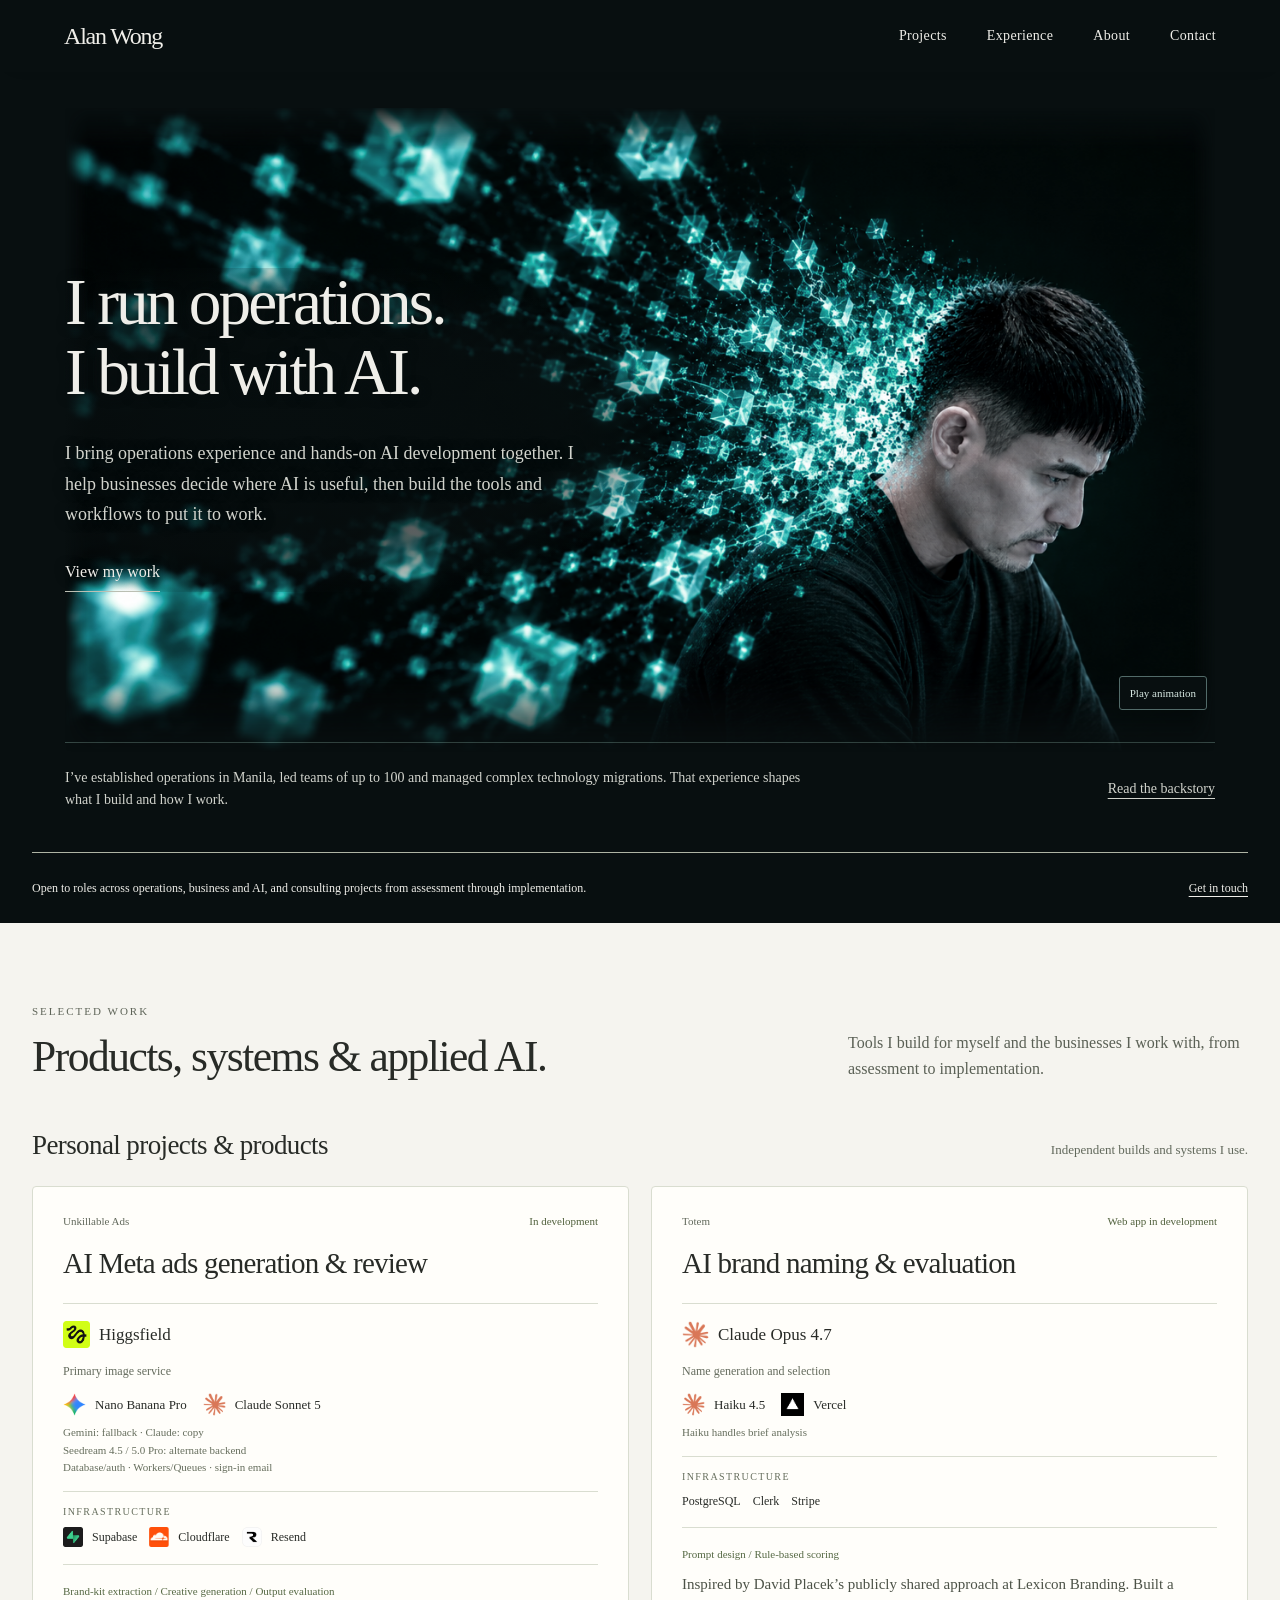
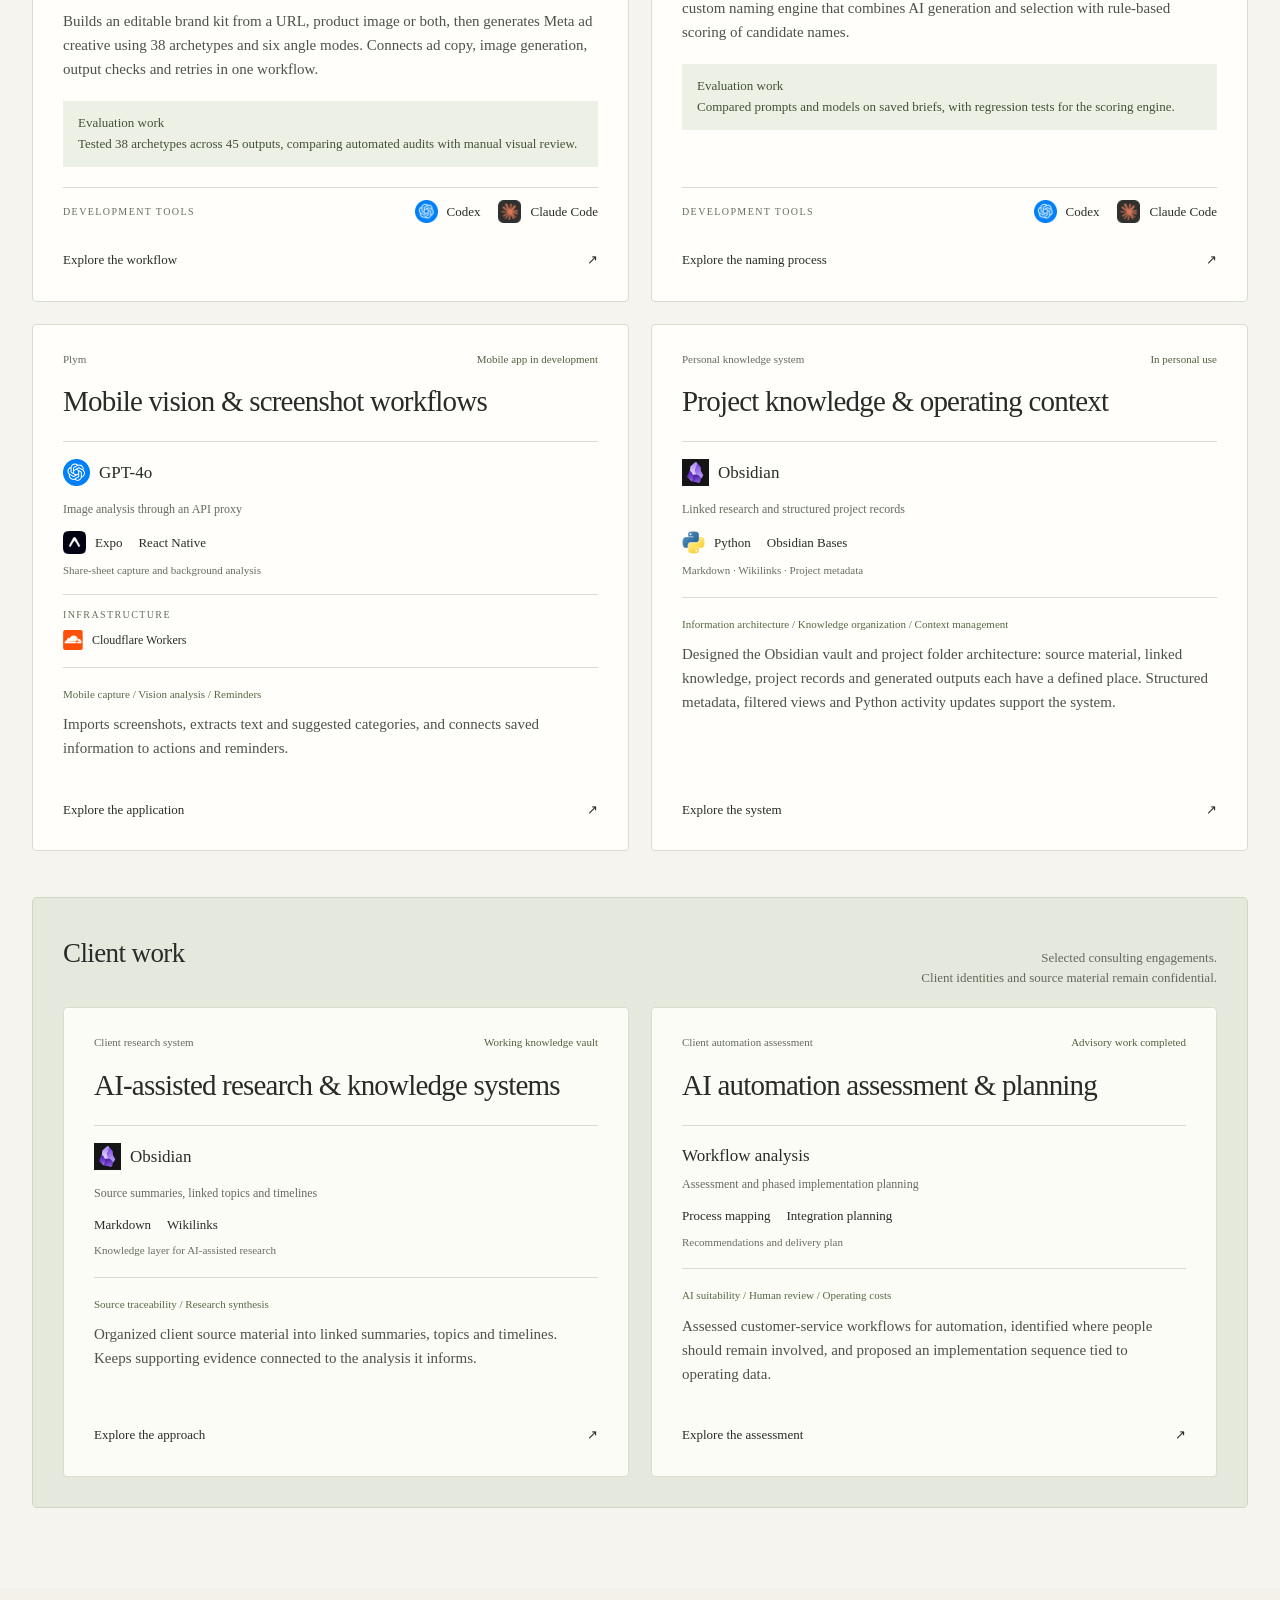
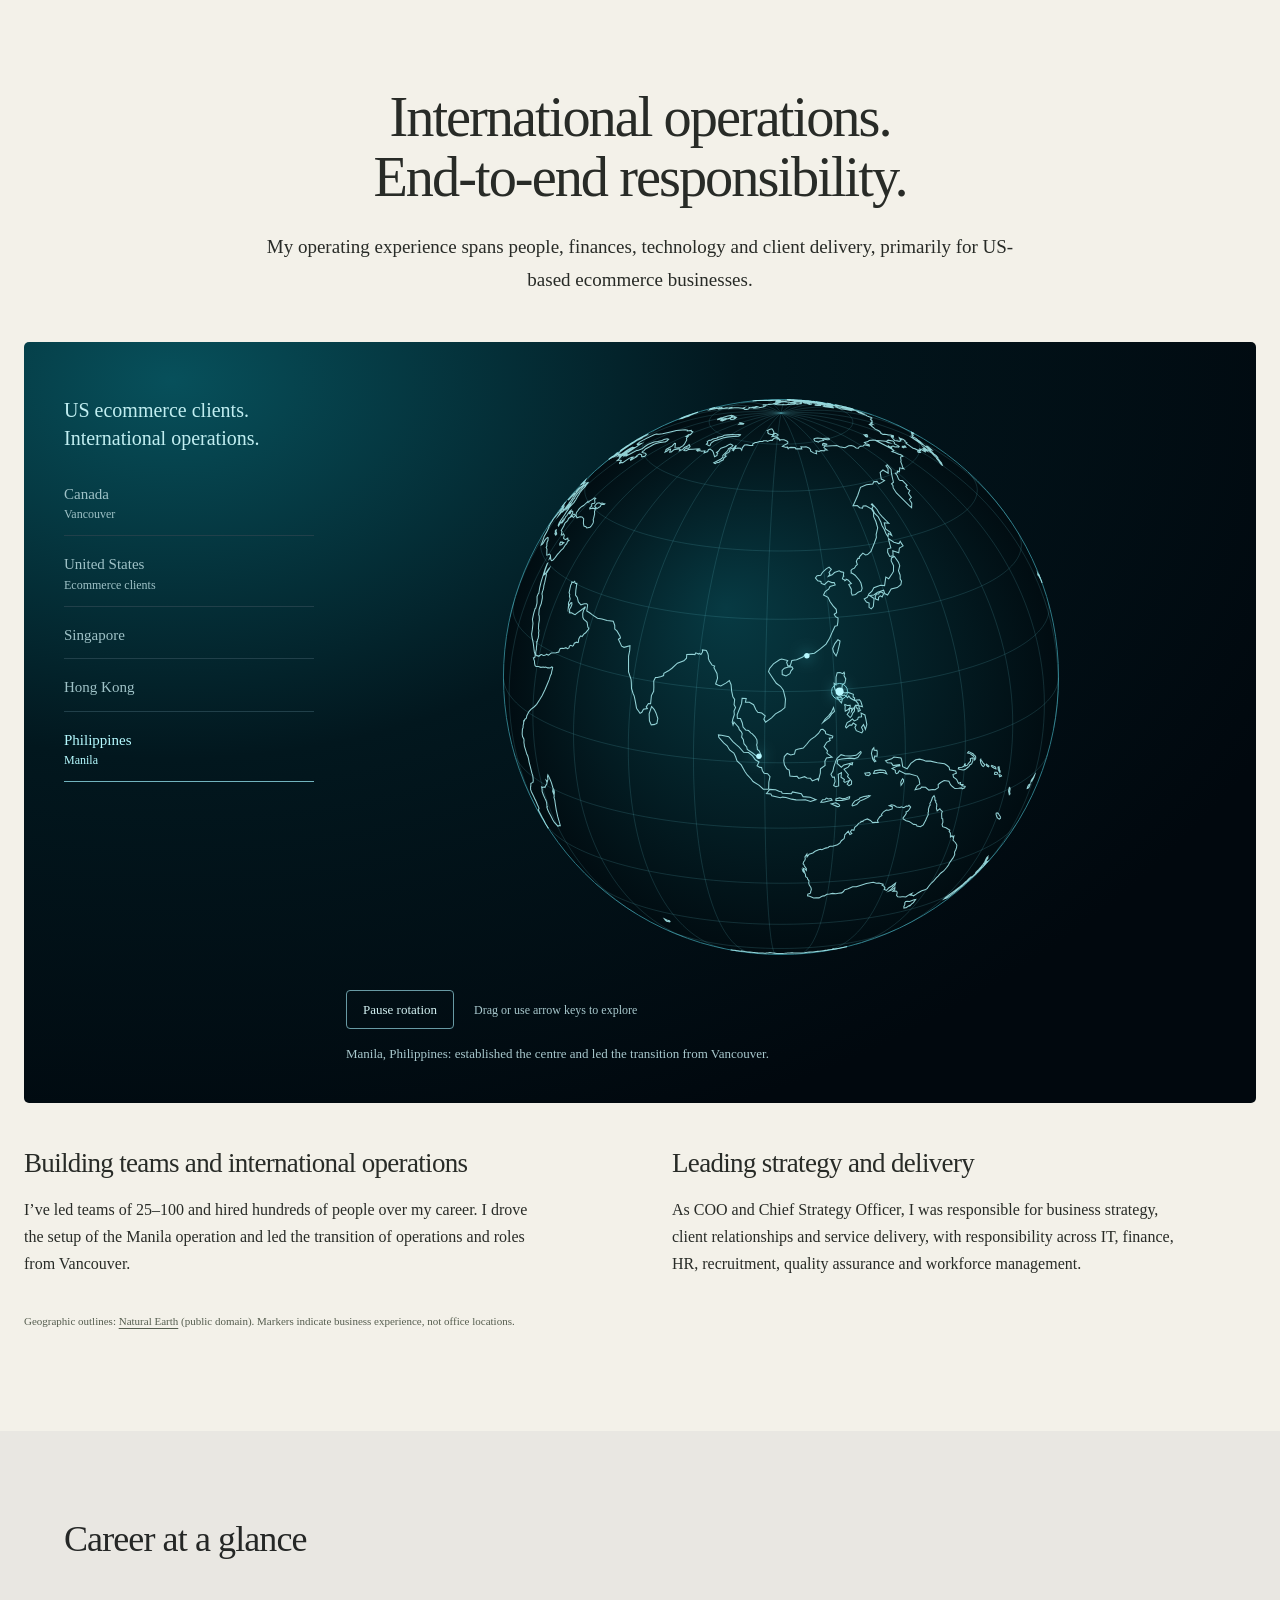
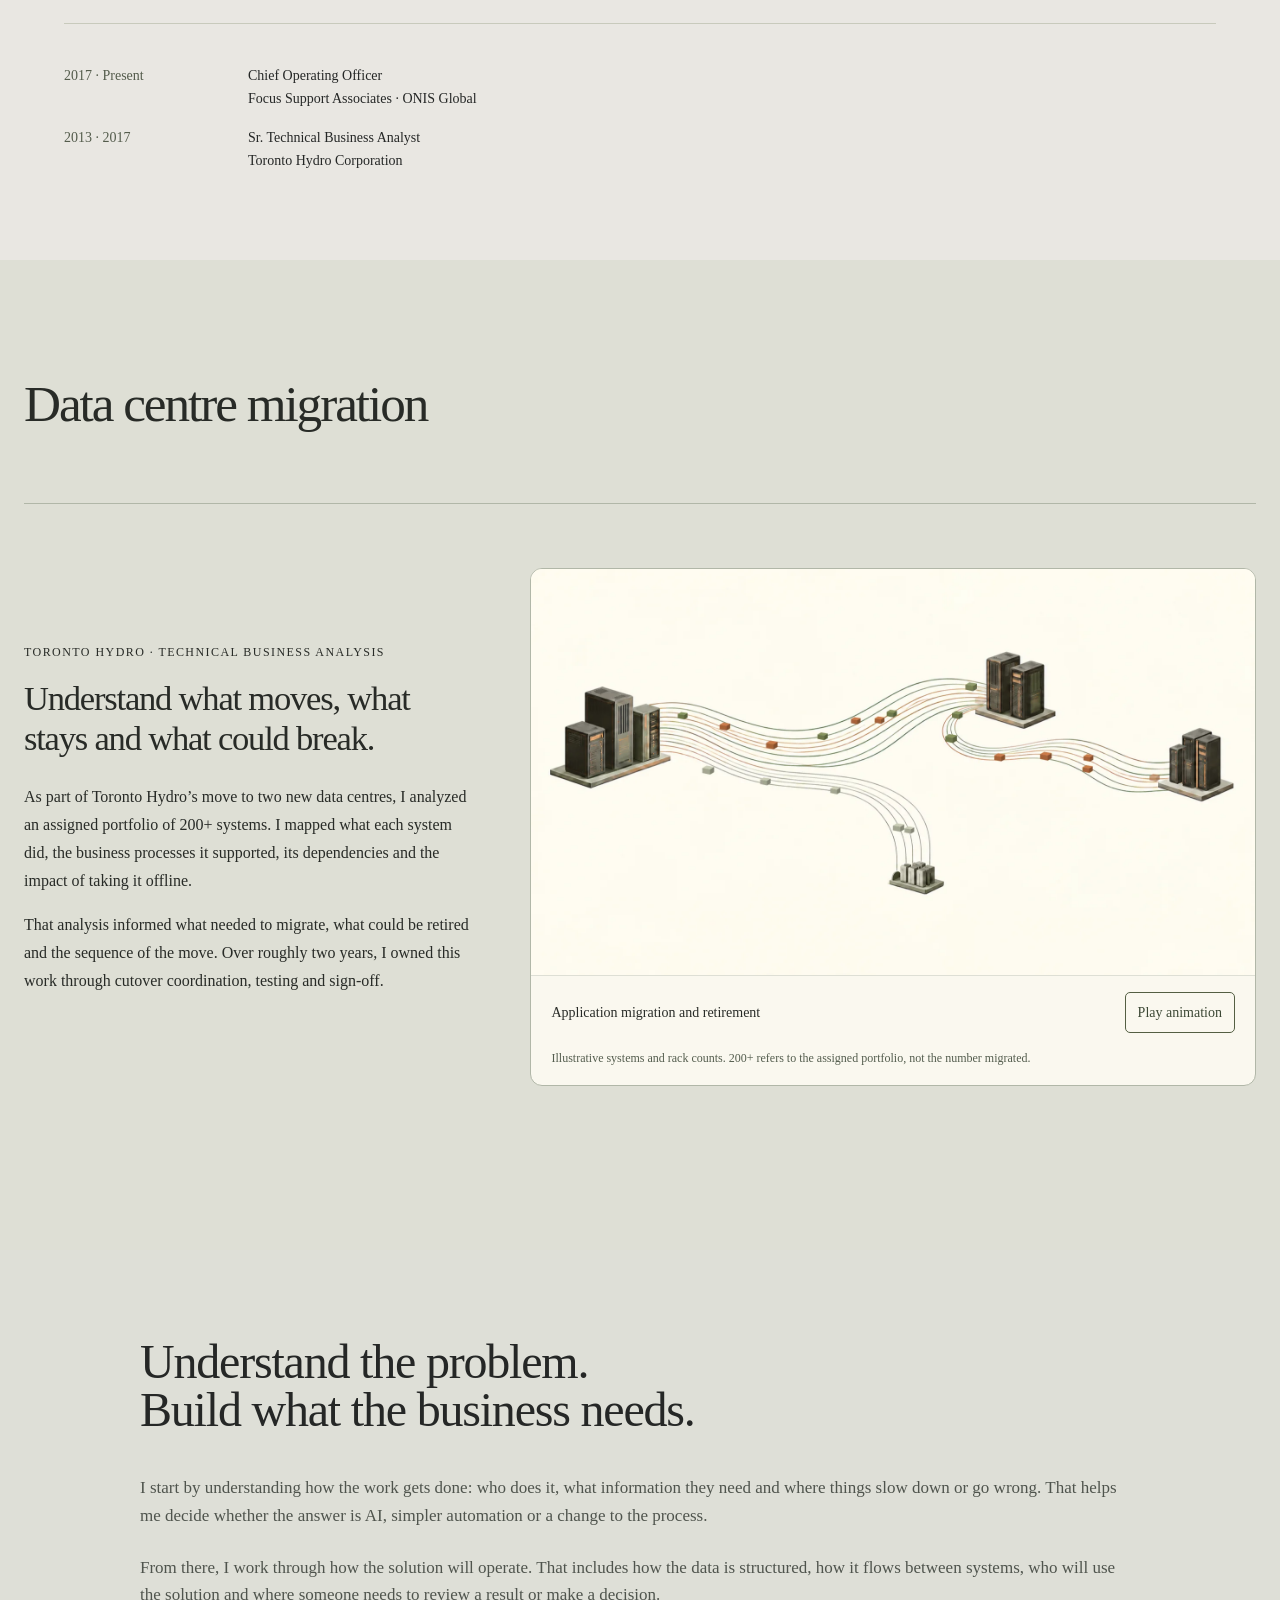
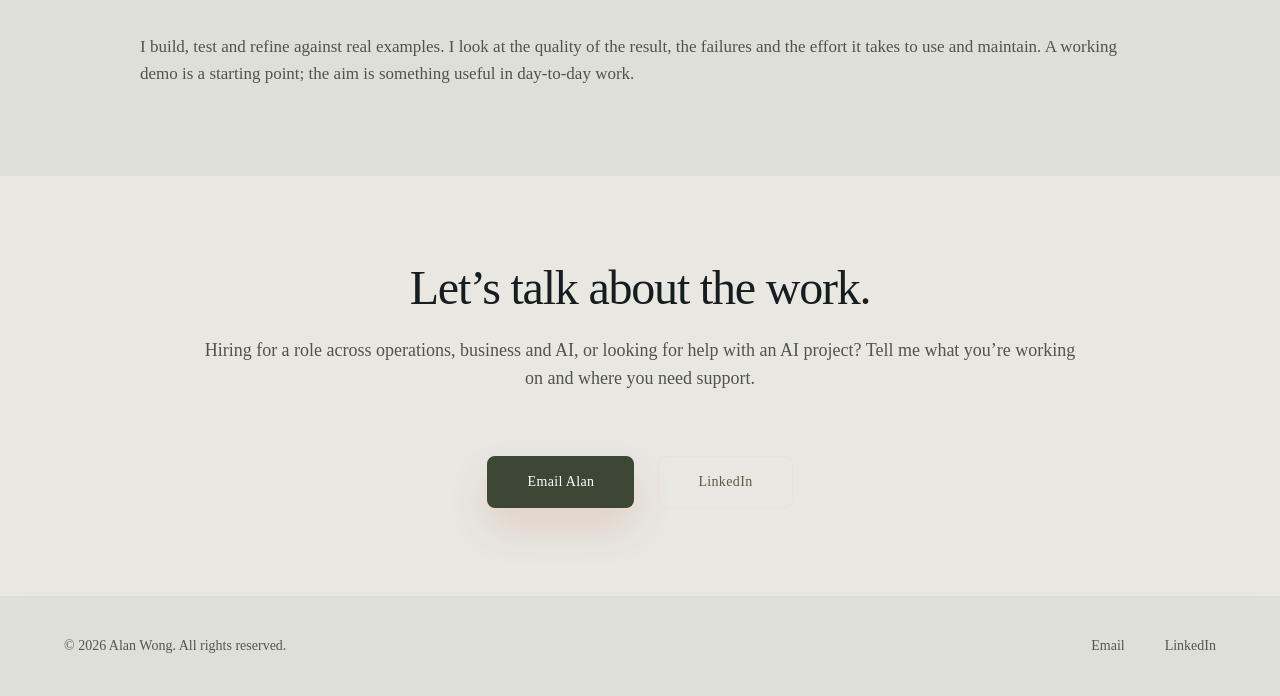
<file: index.html>
<!DOCTYPE html>
<html class="light" lang="en">
<head>
<meta charset="utf-8"/>
<meta http-equiv="Content-Security-Policy" content="default-src 'self'; script-src 'self' 'unsafe-inline' https://cdn.jsdelivr.net https://static.cloudflareinsights.com; style-src 'self' 'unsafe-inline' https://fonts.googleapis.com; font-src 'self' https://fonts.gstatic.com; img-src 'self' data: https:; connect-src 'self' https://cloudflareinsights.com; frame-ancestors 'none'; base-uri 'self'; form-action 'self';"/>
<meta name="referrer" content="strict-origin-when-cross-origin"/>
<meta content="width=device-width, initial-scale=1.0" name="viewport"/>
<title>Alan Wong | Operations, Business Strategy & AI</title>
<meta name="description" content="Operations leadership, business strategy and applied AI. Explore Alan Wong’s projects and experience, from assessing AI opportunities to building tools and workflows."/>
<link rel="canonical" href="https://alanwong.io/"/>
<meta property="og:type" content="website"/>
<meta property="og:url" content="https://alanwong.io/"/>
<meta property="og:site_name" content="Alan Wong"/>
<meta property="og:title" content="Alan Wong | I run operations. I build with AI."/>
<meta property="og:description" content="Operations leadership, business strategy and applied AI. Explore my projects and how I work."/>
<meta name="twitter:card" content="summary_large_image"/>
<meta name="twitter:title" content="Alan Wong | I run operations. I build with AI."/>
<meta name="twitter:description" content="Operations leadership, business strategy and applied AI. Explore my projects and how I work."/>
<meta property="og:image" content="https://alanwong.io/images/social-share.png"/>
<meta property="og:image:width" content="1200"/>
<meta property="og:image:height" content="630"/>
<meta property="og:image:type" content="image/png"/>
<meta property="og:image:alt" content="Alan Wong. I run operations. I build with AI. Operations, business strategy and applied AI."/>
<meta name="twitter:image" content="https://alanwong.io/images/social-share.png"/>
<meta name="twitter:image:alt" content="Alan Wong. I run operations. I build with AI. Operations, business strategy and applied AI."/>
<!-- Keep noindex until publication approval. -->
<meta name="robots" content="index,follow"/>
<link rel="stylesheet" href="assets/tailwind.css"/>
<link href="https://fonts.googleapis.com/css2?family=Plus+Jakarta+Sans:wght@200;300;400;500;600&family=Inter:wght@400;500;600&display=swap" rel="stylesheet"/>
<!-- Tailwind config baked into assets/tailwind.css at build time -->

<style>
    body {
        background-color: #f5fafe;
        color: #171c1f;
        letter-spacing: 0.02em;
    }
    .tonal-shift-bottom {
        box-shadow: 0 4px 20px -10px rgba(23, 28, 31, 0.05);
    }
    .ghost-border {
        box-shadow: inset 0 0 0 1px rgba(225, 191, 180, 0.15);
    }

    /* Panel */
    .panel-overlay {
        position: fixed; inset: 0;
        background: rgba(23, 28, 31, 0.3);
        backdrop-filter: blur(4px);
        z-index: 200;
        opacity: 0; visibility: hidden;
        transition: all 0.35s;
    }
    .panel-overlay.open { opacity: 1; visibility: visible; }

    .detail-panel {
        position: fixed; top: 0; right: 0;
        width: 560px; max-width: 94vw; height: 100vh;
        background: #ffffff;
        z-index: 201;
        transform: translateX(100%);
        transition: transform 0.4s cubic-bezier(0.4, 0, 0.2, 1);
        overflow-y: auto;
        display: flex; flex-direction: column;
    }
    .detail-panel.open { transform: translateX(0); }

    /* Scroll reveal */
    .reveal {
        opacity: 0;
        transform: translateY(32px);
        transition: opacity 0.8s cubic-bezier(0.16, 1, 0.3, 1), transform 0.8s cubic-bezier(0.16, 1, 0.3, 1);
    }
    .reveal.visible { opacity: 1; transform: translateY(0); }
    .reveal-delay-1 { transition-delay: 0.1s; }
    .reveal-delay-2 { transition-delay: 0.2s; }
    .reveal-delay-3 { transition-delay: 0.3s; }

    /* Card base */
    .project-card {
        transition: all 0.4s cubic-bezier(0.16, 1, 0.3, 1);
        box-shadow: 0 1px 3px rgba(23, 28, 31, 0.04), 0 4px 16px rgba(23, 28, 31, 0.03);
        position: relative;
    }
    .project-card:hover {
        transform: translateY(-6px);
        box-shadow: 0 8px 30px rgba(23, 28, 31, 0.1), 0 2px 8px rgba(23, 28, 31, 0.06);
    }
    .project-card:hover .card-title { color: #a43700; }
    .project-card:hover .card-img { transform: scale(1.05); }

    /* Category accent line */
    .project-card::before {
        content: '';
        position: absolute;
        top: 0; left: 0; right: 0;
        height: 3px;
        border-radius: 0.75rem 0.75rem 0 0;
        opacity: 0;
        transition: opacity 0.4s;
    }
    .project-card:hover::before { opacity: 1; }
    .project-card[data-category="strategy"]::before { background: #a43700; }
    .project-card[data-category="platform"]::before { background: #695e2c; }
    .project-card[data-category="app"]::before { background: #705654; }
    .project-card[data-category="web"]::before { background: #4a7c6f; }
    .project-card[data-category="tool"]::before { background: #5b6abf; }
    .project-card[data-category="creative"]::before { background: #9c5fb5; }

    /* Standard image cards */
    .card-img-wrap {
        overflow: hidden;
        border-radius: 0.375rem;
        margin-bottom: 1.25rem;
        position: relative;
        background: #e4e9ed;
    }
    .card-img-wrap::after {
        content: '';
        position: absolute;
        inset: 0;
        background: linear-gradient(180deg, transparent 40%, rgba(23, 28, 31, 0.08) 100%);
        pointer-events: none;
    }
    .card-img {
        width: 100%;
        height: 100%;
        object-fit: cover;
        object-position: top center;
        display: block;
        transition: transform 0.6s cubic-bezier(0.16, 1, 0.3, 1);
    }
    .card-img-featured { height: 180px; }
    .card-img-standard { height: 140px; }

    /* Hero card (strategy tools) */
    .hero-card {
        position: relative;
        overflow: hidden;
        min-height: 340px;
    }
    .hero-card .hero-bg {
        position: absolute;
        inset: 0;
        width: 100%; height: 100%;
        object-fit: cover;
        object-position: top center;
        transition: transform 0.6s cubic-bezier(0.16, 1, 0.3, 1);
    }
    .hero-card:hover .hero-bg { transform: scale(1.04); }
    .hero-card .hero-overlay {
        position: absolute;
        inset: 0;
        background: linear-gradient(175deg, rgba(23, 28, 31, 0.25) 0%, rgba(23, 28, 31, 0.82) 65%, rgba(23, 28, 31, 0.92) 100%);
        z-index: 1;
    }
    .hero-card .hero-content {
        position: relative;
        z-index: 2;
        height: 100%;
        display: flex;
        flex-direction: column;
        justify-content: flex-end;
        padding: 2rem;
    }
    .hero-card .card-title { color: #ffffff; }
    .hero-card:hover .card-title { color: #ffb59a; }
    .hero-card .hero-desc { color: rgba(255, 255, 255, 0.75); }
    .hero-card .hero-meta { color: rgba(255, 255, 255, 0.45); }
    .hero-card .hero-status {
        background: rgba(255, 255, 255, 0.12);
        color: rgba(255, 255, 255, 0.8);
        backdrop-filter: blur(8px);
    }
    .hero-card .hero-category { color: #ffb59a; opacity: 0.7; }

    /* Filter */
    .filter-chip {
        transition: all 0.25s;
    }
    .filter-chip.active {
        background: #a43700 !important;
        color: #ffffff !important;
    }

    .project-card.hidden-card {
        display: none;
    }

    /* Status pills */
    .status-active { background: rgba(34, 120, 60, 0.08); color: #1a6b35; }
    .status-in-progress { background: rgba(164, 55, 0, 0.08); color: #a43700; }
    .status-concept { background: rgba(105, 94, 44, 0.08); color: #695e2c; }

    /* Scoped readability and accessibility refresh. */
    body { overflow-x: clip; }
    .detail-panel { visibility: hidden; }
    .detail-panel.open { visibility: visible; }
    .reveal { opacity: 1; transform: none; }
    h1, h2, h3 { text-wrap: balance; }
    .evidence h2 { font-size: 1.4rem; margin-bottom: 24px; }
    .evidence p { margin-bottom: 24px; line-height: 1.65; }
    .evidence a { color: #a43700; text-decoration: underline; text-underline-offset: 4px; }
    :focus-visible { outline: 3px solid #a43700; outline-offset: 5px; }
    .skip-link { position: fixed; top: -100px; left: 16px; z-index: 300; padding: 12px; background: white; }
    .skip-link:focus { top: 12px; }
    section { scroll-margin-top: 100px; }
    .review-note { margin-top: 16px; max-width: 65ch; color: #584c45; line-height: 1.6; }
    @media (max-width: 767px) {
        .grid-cols-12 { grid-template-columns: minmax(0, 1fr); }
        .grid-cols-12 > * { grid-column: 1 / -1; min-width: 0; }
        nav > div { padding: 16px 20px; flex-wrap: wrap; gap: 14px; }
        nav > div > div:last-child { display: flex; gap: 18px; flex-wrap: wrap; }
        nav a { font-size: 12px !important; }
        main { padding-top: 140px !important; }
        #home .min-h-\[80vh\] { min-height: auto; }
        #home .flex, #contact .flex { flex-wrap: wrap; }
        #home { margin-bottom: 40px; }
        section.py-32 { padding-top: 64px; padding-bottom: 64px; }
    }
    @media (prefers-reduced-motion: reduce) {
        *, *::before, *::after { transition: none !important; animation: none !important; scroll-behavior: auto !important; }
    }

    /* Review proposal: retain the original pale blue and copper identity. */
    body { letter-spacing: 0; }
    nav { background: #f5fafe !important; backdrop-filter: none !important; box-shadow: none; border-bottom: 1px solid #dce3e6; }
    nav > div { padding-top: 24px; padding-bottom: 24px; }
    h1 { font-size: clamp(40px,5.1vw,74px) !important; letter-spacing: -.035em; font-weight: 400 !important; }
    h2 { font-weight: 400 !important; letter-spacing: -.025em; }
    .font-light { font-weight: 400; }
    #home { margin-top: 54px; margin-bottom: 88px; }
    #home > .grid { min-height: 540px; align-items: center; }
    #home .pb-16 { padding-bottom: 0; }
    #home .evidence { border-radius: 0; border-top: 1px solid #b2bdc4; background: transparent; padding: 30px 0; }
    #home .evidence h2 { font-size: 22px; }
    section.py-32 { padding-top: 88px; padding-bottom: 88px; }
    #experience .mb-24 { margin-bottom: 52px; }
    #experience .space-y-24 > * + * { margin-top: 56px; padding-top: 42px; border-top: 1px solid #cbd5db; }
    #experience h3 { font-weight: 400; }
    #projects { background: #eaf0f3; }
    #projects .mb-20 { margin-bottom: 22px; }
    #projects .review-note { margin-bottom: 42px; }
    #projectsGrid { display: block; }
    .work-item { display: grid; grid-template-columns: 1.04fr 1fr; background: transparent; box-shadow: none; border-radius: 0; gap: 52px; padding: 40px 0; border-top: 1px solid #bcc9d0; }
    .work-item:hover { transform: none; box-shadow: none; }
    .work-item::before { display: none; }
    .work-visual { background: #dce5e9; min-height: 300px; overflow: hidden; display: grid; place-items: center; }
    .work-image { width: 100%; height: 300px; object-fit: cover; object-position: top; }
    .work-copy { align-self: center; }
    .work-copy h3 { font-size: 34px; line-height: 1.2; margin: 16px 0; font-weight: 400; }
    .work-copy p { max-width: 52ch; line-height: 1.7; color: #3e4b53; }
    .work-copy .work-proof { font-size: 13px; margin-top: 22px; }
    .work-status { font-size: 12px; color: #344c45; background: #d7e4df; padding: 6px 10px; }
    [data-id="unkillable-ads"] .work-status { color: #77350f; background: #f1e0d5; }
    .work-button { display: inline-block; color: #963b14; border-bottom: 1px solid #963b14; padding: 8px 0; margin-top: 22px; text-align: left; cursor: pointer; }
    .workflow, .review-flow { display: flex; flex-direction: column; align-items: center; gap: 18px; width: 100%; padding: 32px; }
    .workflow > span { font-size: 15px; }
    .file-before, .file-after { padding: 16px 22px; background: #f5fafe; border: 1px solid #abbac3; }
    .file-after { color: #285244; }
    .workflow-line { color: #596a74; }
    .workflow small, .review-flow small { font-size: 11px; color: #4b5a63; text-align: center; }
    .review-flow > span { font-size: 23px; font-weight: 300; border-bottom: 1px solid #9dafbb; width: 75%; padding-bottom: 12px; }
    .approach-note { border-top: 1px solid #a7b5be; padding-top: 28px; }
    .approach-note h3 { font-size: 25px; margin-bottom: 24px; }
    .approach-note p { margin: 16px 0; color: #44545f; }
    #about .text-lg { font-size: 17px; }
    @media(max-width:767px) {
        #home { margin-top: 12px; margin-bottom: 64px; }
        #home > .grid { min-height: 0; }
        #home h1 { font-size: 41px !important; }
        #home p { font-size: 17px; }
        #home .mb-12 { margin-bottom: 28px; }
        .work-item { grid-template-columns: minmax(0,1fr); gap: 26px; padding: 28px 0 38px; }
        .work-visual { min-height: 240px; }
        .work-image { height: 240px; }
        .work-copy h3 { font-size: 29px; }
        .workflow { padding: 20px 10px; }
        .workflow > span { font-size: 12px; }
        section.py-32 { padding-top: 64px; padding-bottom: 64px; }
        #experience h2 { font-size: 32px; }
    }

    /* Personal Showcase foundation, with restrained tonal contrast. */
    :root { --showcase-paper: #e9e7e2; --showcase-ink: #252726; }
    body { background: var(--showcase-paper); color: var(--showcase-ink); }
    nav { background: var(--showcase-paper) !important; border-color: #cfcec8; }
    nav .text-secondary, nav a { color: #414540; }
    main.pt-24 { padding-top: 88px; }
    #home.showcase { max-width: 1440px; margin: 0 auto; padding: 36px 64px 0; position: relative; isolation: isolate; }
    #home h1.showcase-name { font-size: clamp(80px,14.2vw,205px) !important; line-height: .88; font-weight: 500 !important; letter-spacing: -.04em; text-align: center; white-space: nowrap; margin: 0; color: #4a4c48; position: relative; z-index: -1; }
    .showcase-stage { min-height: 490px; display: grid; grid-template-columns: 1fr 1.18fr .75fr; gap: 34px; align-items: end; margin-top: -35px; }
    .showcase-intro { align-self: center; padding: 72px 0 40px; }
    .showcase-intro h2 { font-size: clamp(25px,2.5vw,37px); line-height: 1.15; margin-bottom: 22px; }
    .showcase-intro p, .showcase-note p { font-size: 16px; line-height: 1.65; color: #4e514d; max-width: 29ch; }
    .showcase-link, .showcase-note a { display: inline-block; padding: 12px 0 7px; border-bottom: 1px solid #353a33; margin-top: 18px; color: #353a33; }
    .portrait-slot { position: relative; min-width: 0; height: 510px; display: flex; flex-direction: column; justify-content: flex-end; align-items: center; border: 1px dashed #92958b; background: #d8d8d0; }
    .portrait-placeholder { margin: auto; padding: 30px; text-align: center; }
    .portrait-placeholder span { font-size: 25px; font-weight: 400; }
    .portrait-placeholder p { color: #55584f; font-size: 13px; line-height: 1.6; margin-top: 14px; }
    .portrait-slot figcaption { font-size: 11px; color: #54594f; margin: 20px 12px; text-align: center; }
    .portrait-slot img { width: 100%; height: 100%; object-fit: contain; object-position: bottom; }
    .showcase-note { padding-bottom: 46px; }
    .showcase-note p { font-size: 14px; }
    .showcase-note a { font-size: 13px; }
    .showcase-footer { display: flex; justify-content: space-between; gap: 20px; padding: 26px 0; font-size: 12px; border-top: 1px solid #bfc1b8; margin-top: 24px; }
    .showcase-footer a { text-decoration: underline; text-underline-offset: 4px; }
    .proof-strip { padding: 64px max(32px, calc((100vw - 1312px)/2)); display: grid; grid-template-columns: 1fr 1fr; gap: 70px; background: #30342f; color: #f2f1eb; }
    .proof-strip h2 { font-size: 24px; line-height: 1.2; margin-bottom: 16px; }
    .proof-strip p { color: #d5d9d0; max-width: 55ch; line-height: 1.7; }
    #projects { background: #f5f4ef; }
    #experience { background: var(--showcase-paper); }
    #about, footer { background: #dedfd7 !important; }
    #contact { background: var(--showcase-paper); }
    .work-visual { background: #e0e2d8; }
    .file-before, .file-after { background: #f5f4ef; }
    .text-primary, .work-button { color: #545f43; }
    .work-button { border-color: #545f43; }
    .bg-primary { background: #3c4835; }
    .text-secondary { color: #54594c; }
    .text-on-surface-variant { color: #4f544d; }
    :focus-visible { outline-color: #596e36; }
    @media(max-width:1000px) and (min-width:768px) {
        #home.showcase { padding-inline: 32px; }
        .showcase-stage { grid-template-columns: 1fr 1.25fr; gap: 30px; }
        .showcase-note { grid-column: 1 / -1; padding: 0; }
        .showcase-note p { max-width: 60ch; }
        .portrait-slot { height: 440px; }
    }
    @media(max-width:767px) {
        main.pt-24 { padding-top: 124px !important; }
        #home.showcase { margin: 0; padding: 20px 24px 0; }
        #home h1.showcase-name { font-size: clamp(44px,13.4vw,96px) !important; letter-spacing: -.04em; }
        .showcase-stage { display: grid; grid-template-columns: minmax(0,1fr); gap: 24px; margin-top: -8px; }
        .portrait-slot { grid-row: 1; width: 80%; justify-self: center; height: 330px; }
        .showcase-intro { padding: 8px 0 12px; }
        .showcase-intro h2 { font-size: 29px; }
        .showcase-intro p { max-width: 38ch; }
        .showcase-note { padding: 0 0 16px; }
        .showcase-note p { max-width: 42ch; }
        .showcase-footer { font-size: 11px; margin-top: 0; padding-block: 22px; }
        .proof-strip { grid-template-columns: minmax(0,1fr); padding: 44px 24px; gap: 36px; }
        .proof-strip h2 { font-size: 23px; }
    }
    @media(prefers-reduced-motion:reduce) { .showcase * { animation: none !important; transition: none !important; transform: none !important; } }

    /* Prompt adaptation: static HTML with progressive motion enhancement. */
    body > nav { position: fixed !important; background: #282b27 !important; color: #efeee9; border: 0; }
    body > nav .text-secondary, body > nav a { color: #efeee9; }
    main.pt-24 { padding-top: 0 !important; }
    #home.showcase { max-width: none; min-height: 100svh; margin: 0; padding: 110px max(32px,calc((100vw - 1312px)/2)) 0; background: #282b27; color: #efeee9; overflow: hidden; }
    .showcase-sr { position: absolute; width: 1px; height: 1px; overflow: hidden; clip-path: inset(50%); white-space: nowrap; }
    .name-marquee { position: absolute; left: 0; right: 0; top: 14svh; z-index: 0; overflow: hidden; pointer-events: none; }
    .name-track { display: flex; width: max-content; animation: name-scroll 30s linear infinite; color: #efeee9; font-size: clamp(110px,26svh,300px); font-weight: 500; line-height: .95; letter-spacing: -.04em; }
    .name-track span { display: block; flex: 0 0 auto; white-space: nowrap; word-spacing: .28em; padding-right: .85em; }
    @keyframes name-scroll { from { transform: translateX(0); } to { transform: translateX(-25%); } }
    .name-marquee.paused .name-track { animation-play-state: paused; }
    .showcase-stage { position: relative; z-index: 1; padding-top: 18svh; min-height: calc(100svh - 190px); margin-top: 0; }
    .showcase-intro, .showcase-note { position: relative; z-index: 3; background: #282b27; }
    .showcase-intro { padding: 24px 0 30px; align-self: end; }
    .showcase-intro p, .showcase-note p { color: #d2d4cd; }
    .showcase-link, .showcase-note a { color: #efeee9; border-color: #bbbfb3; }
    .showcase-note { padding: 20px 0 35px; }
    .portrait-slot { z-index: 2; height: min(64svh,630px); background: #474b43; border-color: #a8afa0; }
    .showcase-stage { padding-top: 4svh; }
    .portrait-cutout { height: min(80svh,760px); }
    .portrait-original { border: 0; background: transparent; }
    .portrait-original img { display: block; width: 100%; height: 100%; object-fit: contain; object-position: center bottom; }
    .portrait-placeholder p, .portrait-slot figcaption { color: #e2e6dc; }
    .showcase-footer { position: relative; z-index: 3; border-color: #aeb4a4; color: #efeee9; }
    .motion-control { position: absolute; right: 32px; top: 82px; z-index: 4; padding: 8px 12px; color: #efeee9; border: 1px solid #88917c; background: #282b27; font-size: 12px; cursor: pointer; }
    .menu-toggle { display: none; color: #efeee9; border: 1px solid #88917c; padding: 10px 16px; }
    .menu-backdrop { position: fixed; inset: 0; z-index: 250; background: rgba(0,0,0,.5); }
    .mobile-menu { position: fixed; inset: 0 0 0 auto; width: min(88vw,380px); padding: 24px; z-index: 251; background: #efeee9; color: #252726; }
    .mobile-menu[hidden], .menu-backdrop[hidden] { display: none !important; }
    .menu-close { display: block; margin-left: auto; padding: 12px; border: 1px solid #88917c; }
    .mobile-menu nav { position: static; display: flex; flex-direction: column; gap: 12px; margin-top: 48px; background: transparent !important; border: 0; }
    .mobile-menu nav a { padding: 14px 0; color: #252726; font-size: 25px !important; border-bottom: 1px solid #bdc1b6; }
    @media(max-width:767px) {
        body > nav > div { flex-wrap: nowrap; padding: 20px 24px; }
        body > nav .desktop-links { display: none !important; }
        .menu-toggle { display: block; }
        #home.showcase { padding: 115px 24px 0; min-height: 100svh; }
        .name-marquee { top: 16svh; }
        .name-track { font-size: 16svh; }
        .showcase-stage { padding-top: 14svh; gap: 16px; min-height: 0; }
        .portrait-slot { height: min(55svh,465px); width: 100%; }
        .showcase-stage { padding-top: 0; }
        .showcase-intro { padding: 8px 0 16px; }
        .showcase-note { display: none; }
        .motion-control { top: 82px; right: 24px; font-size: 11px; }
    }
    @media(prefers-reduced-motion:reduce) {
        .name-track { animation: none !important; transform: none !important; width: 100%; justify-content: center; font-size: clamp(44px,12vw,190px); }
        .name-track span { padding-right: 0; word-spacing: .18em; }
        .name-track span + span { display: none; }
        .motion-control { display: none; }
    }

    .geography-story { background:#e8e9e1; padding:100px max(24px,calc((100vw - 1312px)/2)); color:#282b27; }
    .geo-heading { display:grid; grid-template-columns:1fr 1.7fr; gap:12px 60px; align-items:end; margin-bottom:40px; }
    .eyebrow { font-size:12px; letter-spacing:.12em; text-transform:uppercase; font-weight:500; }
    .geo-heading .eyebrow { grid-column:1/-1; }
    .geo-heading h2 { font-size:clamp(32px,3.6vw,52px); line-height:1.1; letter-spacing:-.04em; }
    .geo-heading > p:last-child { font-size:18px; line-height:1.65; max-width:630px; }
    .geo-map img { display:block; width:100%; height:auto; border-radius:8px; }
    .geo-map figcaption { font-size:13px; line-height:1.6; padding:16px 0; }
    .geo-details { display:grid; grid-template-columns:1fr 1fr; gap:64px; margin-top:28px; }
    .geo-details h3 { font-size:27px; margin:12px 0; letter-spacing:-.025em; }
    .geo-details p { max-width:510px; line-height:1.7; }
    .map-credit { font-size:11px; line-height:1.6; margin-top:36px; color:#555d4f; }
    .map-credit a { text-decoration:underline; text-underline-offset:3px; }
    .showcase-intro h2 { font-size:clamp(29px,2.4vw,40px); }
    @media(max-width:767px) { .geography-story { padding:64px 24px; } .geo-heading,.geo-details { grid-template-columns:1fr; gap:24px; } .geo-heading > p:last-child { font-size:16px; } .geo-details { margin-top:20px; } .geo-map { margin-inline:-12px; } .geo-map figcaption { padding-inline:12px; } }

.route-art{position:relative}.flight-overlay{position:absolute;inset:0;width:100%;height:100%;pointer-events:none}.flight-plane{opacity:0}.flight-still{display:none}.route-art.entered .flight-plane{opacity:1}
.scope-facts{display:grid;grid-template-columns:repeat(3,1fr);gap:30px;border-block:1px solid #b5baad;padding:28px 0;margin:22px 0 40px}.scope-facts strong{display:block;font-size:clamp(28px,3vw,42px);font-weight:400;letter-spacing:-.04em}.scope-facts span{display:block;margin-top:8px;font-size:14px;line-height:1.5}
.visual-stories{padding:100px max(24px,calc((100vw - 1312px)/2));background:#dedfd5;color:#282b27}.visual-section-intro{max-width:720px;margin-bottom:70px}.visual-section-intro h2{font-size:clamp(34px,4vw,56px);letter-spacing:-.04em;line-height:1.1;margin:16px 0 24px}.visual-section-intro>p:last-child{font-size:18px;line-height:1.7}.visual-story{display:grid;grid-template-columns: .8fr 1.3fr;gap:60px;align-items:center;padding:64px 0;border-top:1px solid #b1b7a8}.story-copy h3{font-size:clamp(28px,2.7vw,39px);line-height:1.15;letter-spacing:-.035em;margin:18px 0 24px}.story-copy>p:not(.eyebrow){font-size:16px;line-height:1.75;margin:16px 0}.story-copy .illustration-note{font-size:13px!important;color:#545d4e}.technical-figure,.sample-dashboard,.analysis-figure{background:#282b27;color:#efeee9;border-radius:8px;padding:24px;min-width:0}.technical-figure svg{width:100%;height:auto;overflow:visible}.technical-figure text{font-family:inherit;font-size:15px;fill:#efeee9;text-anchor:middle}.technical-figure .large{font-size:30px}.technical-figure .muted{font-size:12px;fill:#bec7b3}.diagram-node rect{fill:#33392f;stroke:#69745c;stroke-width:1.3}.diagram-node path{stroke:#b8c79e;stroke-width:2}.diagram-lines path{fill:none;stroke:#b8c79e;stroke-width:2;stroke-dasharray:700;stroke-dashoffset:0}.technical-figure figcaption,.analysis-figure figcaption{font-size:12px;line-height:1.6;color:#c4cabc;margin-top:14px}.dashboard-top,.dashboard-bottom{display:flex;justify-content:space-between;gap:18px;align-items:center}.dashboard-top{padding-bottom:24px;border-bottom:1px solid #626c57;font-size:18px}.sample-label{font-size:10px;letter-spacing:.08em;padding:6px;border:1px solid #889978;white-space:nowrap}.dashboard-main{display:grid;grid-template-columns:2fr 1fr;gap:24px;padding:28px 0}.chart-label{font-size:12px;color:#d0d6c7}.sample-bars{display:flex;align-items:end;gap:12px;height:180px;border-bottom:1px solid #69745c;margin-top:16px;padding-bottom:20px}.sample-bars>div{position:relative;height:100%;flex:1;display:flex;align-items:end}.sample-bars i{display:block;width:100%;height:var(--bar);background:#b8c79e;border-radius:3px 3px 0 0;transform-origin:bottom}.sample-bars span{position:absolute;bottom:-20px;left:0;font-size:10px;color:#d0d6c7}.sample-summary{display:flex;flex-direction:column;gap:8px}.sample-summary strong{font-weight:400;font-size:42px}.sample-summary>span{font-size:12px;line-height:1.5}.sample-summary hr{border-color:#626c57;margin:10px 0}.sample-summary p{font-size:13px}.dashboard-bottom{border-top:1px solid #626c57;padding-top:18px;font-size:10px;color:#c4cabc;line-height:1.6}.analysis-input,.analysis-output{display:flex;gap:12px;justify-content:center}.analysis-input span,.analysis-output span{padding:18px 12px;border:1px solid #69745c;flex:1;text-align:center;font-size:14px;line-height:1.4}.analysis-core{padding:24px 18px;background:#b8c79e;color:#282b27;text-align:center;font-size:19px}.analysis-connector{text-align:center;padding:12px;color:#b8c79e;font-size:22px}.motion-story.entered .diagram-lines path{animation:draw-link 1.8s ease-out both}.motion-story.entered .sample-bars i{animation:grow-bar 1.2s ease-out both}.motion-story.entered .analysis-output{animation:reveal-output 1s ease-out both}@keyframes draw-link{from{stroke-dashoffset:700}to{stroke-dashoffset:0}}@keyframes grow-bar{from{transform:scaleY(.1)}to{transform:scaleY(1)}}@keyframes reveal-output{from{opacity:.3;transform:translateY(8px)}to{opacity:1;transform:none}}
@media(max-width:767px){.scope-facts{grid-template-columns:1fr;gap:24px}.scope-facts p{display:grid;grid-template-columns:1fr 1.3fr;gap:14px;align-items:center}.scope-facts span{margin:0}.visual-stories{padding:64px 24px}.visual-story{grid-template-columns:1fr;gap:24px;padding:44px 0}.visual-section-intro{margin-bottom:40px}.technical-figure,.sample-dashboard,.analysis-figure{padding:18px;margin-inline:-12px}.technical-figure text{font-size:17px}.technical-figure .muted{font-size:13px}.dashboard-main{grid-template-columns:1fr;gap:25px}.sample-summary{display:none}.analysis-input,.analysis-output{gap:6px}.analysis-input span,.analysis-output span{font-size:12px;padding:14px 6px}.analysis-core{font-size:16px}.dashboard-top{font-size:16px}.dashboard-bottom{flex-direction:column;align-items:start;gap:5px}}
@media(prefers-reduced-motion:reduce){.flight-plane{display:none!important}.flight-still{display:block}.motion-story *{animation:none!important;transition:none!important}.sample-bars i{transform:none!important}}
.migration-mobile{display:none}@media(max-width:767px){.technical-figure svg{display:none}.migration-mobile{display:block}.migration-mobile div{border:1px solid #69745c;padding:18px}.migration-mobile strong,.migration-mobile span{display:block;line-height:1.6}.migration-mobile strong{font-size:18px;font-weight:400}.migration-mobile span{font-size:14px;margin-top:10px}.migration-mobile p{font-size:13px;line-height:1.6;text-align:center;padding:12px 0}}

.motion-scene{background:#25242b;color:#eeeaf3;border:1px solid #62556f;border-radius:12px;overflow:hidden;min-width:0;box-shadow:0 22px 70px #24222a17}.scene-art{position:relative;aspect-ratio:720/420}.scene-art svg{display:block;width:100%;height:100%}.stage-indicators{position:absolute;right:20px;top:32%;display:grid;gap:10px;list-style:none;padding:0}.stage-indicators li{width:4px;height:25px;border-radius:4px;background:#514759}.stage-indicators li.active{background:#d2b8ff;box-shadow:0 0 12px #a980e4}.scene-controls{display:flex;gap:20px;justify-content:space-between;align-items:center;margin:0 24px;padding-top:18px;border-top:1px solid #554c61}.scene-caption{font-size:17px;line-height:1.5;min-height:52px;max-width:480px}.scene-pause{padding:10px;border:1px solid #9c88b6;border-radius:5px;background:transparent;color:#eeeaf3;font-size:13px;cursor:pointer}.scene-pause:focus-visible{outline:3px solid #ddc1ff;outline-offset:3px}.scene-replay{flex-shrink:0;padding:10px 14px;border:1px solid #9c88b6;border-radius:5px;color:#f1eafa;font-size:13px;background:transparent;cursor:pointer}.scene-replay:hover{background:#44364f}.scene-replay:focus-visible{outline:3px solid #ddc1ff;outline-offset:4px}.motion-scene figcaption{padding:15px 24px 22px;font-size:12px;line-height:1.5;color:#bcb2c6}.chart-grow{transform-box:fill-box;transform-origin:bottom}.visual-story{scroll-margin-top:100px}@media(max-width:767px){.motion-scene{grid-row:1;margin-inline:-12px}.story-copy{grid-row:2}.scene-controls{margin:0 18px;gap:12px}.scene-caption{font-size:15px;min-height:65px}.motion-scene figcaption{padding:12px 18px 18px}.stage-indicators{right:10px;gap:6px}.stage-indicators li{height:16px}.scene-replay{padding:9px 10px}.scene-art{aspect-ratio:720/450}}
@media(max-width:767px){.scene-controls{flex-wrap:wrap;justify-content:flex-start}.scene-caption{flex:0 0 100%;min-height:46px}.scene-pause,.scene-replay{margin-bottom:4px}}

.geography-story{background:#f3f1e9;overflow:hidden}.geo-heading{display:block;text-align:center;margin:0 auto 46px;max-width:1000px}.geo-heading h2{font-size:clamp(36px,4.4vw,68px);font-weight:300;line-height:1.06;letter-spacing:-.035em}.geo-heading>p:last-child{max-width:760px;margin:24px auto 0;font-size:19px;line-height:1.7}
.world-stage{position:relative;display:grid;grid-template-columns:230px minmax(0,1fr);column-gap:40px;align-items:start}.world-locations{position:relative;grid-column:1;grid-row:1;width:auto;padding:48px 0 0}.world-locations>p{font-size:12px;letter-spacing:.08em;text-transform:uppercase;color:#5c6355;margin-bottom:19px}.location-buttons{display:flex;flex-direction:column;align-items:flex-start;gap:5px}.location-buttons button{font:inherit;font-size:15px;text-align:left;line-height:1.5;padding:7px 0;color:#535a4c;background:none;border:0;border-bottom:1px solid transparent;cursor:pointer}.location-buttons button span{font-size:12px;display:block}.location-buttons button:hover,.location-buttons button[aria-pressed=true]{color:#252c1f;border-bottom-color:#7d8768}.world-stage button:focus-visible,.world-stage canvas:focus-visible{outline:2px solid #637d4e;outline-offset:5px}.globe-viewport{grid-column:2;grid-row:1;width:100%;height:auto;aspect-ratio:1040/640;margin:0 auto;overflow:hidden;position:relative}.globe-viewport canvas{display:block;width:100%;aspect-ratio:1;height:auto;cursor:grab;touch-action:pan-y}.globe-viewport canvas:active{cursor:grabbing}.globe-fallback{width:100%;height:auto;margin-top:80px}.globe-controls{grid-column:2;display:flex;align-items:center;gap:20px;margin-top:20px;position:relative;z-index:2}.globe-controls span{font-size:12px;color:#59624f}.globe-toggle{border:1px solid #919781;border-radius:24px;background:transparent;padding:9px 16px;font:inherit;font-size:13px;cursor:pointer}.globe-caption{grid-column:2;font-size:13px;color:#545c4c;line-height:1.6;margin-top:15px}.globe-unavailable .globe-controls span{display:none}
@media(max-width:1000px){.world-stage{display:block}.world-locations{padding:0}.globe-viewport{aspect-ratio:auto}.world-locations{position:relative;top:auto;width:auto;padding:0;margin-bottom:24px}.location-buttons{flex-direction:row;gap:24px}.globe-viewport{height:600px}}
@media(max-width:767px){.geo-heading>p:last-child{font-size:17px}.world-stage{min-height:0}.world-locations{position:relative;top:auto;width:auto;margin-bottom:24px}.world-locations>p{margin-bottom:10px}.location-buttons{flex-direction:row;flex-wrap:wrap;gap:4px 18px}.location-buttons button{font-size:13px}.location-buttons button span{display:none}.globe-viewport{height:340px;width:calc(100% + 32px);margin-left:-16px}.globe-controls{gap:12px;flex-wrap:wrap}.globe-caption{min-height:42px}.geography-story{padding-top:72px}}


.experience-intro{display:grid;grid-template-columns:1fr 1fr;gap:64px;align-items:start;margin-bottom:72px}.experience-intro h2{line-height:1.12;letter-spacing:-.03em}.experience-proof article{display:grid;grid-template-columns:1fr 1.5fr;gap:48px;padding:32px 0;border-top:1px solid #c8cabc}.experience-proof h3{font-size:27px;font-weight:300;line-height:1.25}.experience-proof p{font-size:17px;line-height:1.75;max-width:65ch}.experience-proof a{display:inline-block;margin-top:16px;text-decoration:underline;text-underline-offset:5px}.career-summary{margin-top:64px;padding-top:24px;border-top:1px solid #c8cabc}.career-summary h3{font-size:18px;margin-bottom:20px}.career-summary dl>div{display:grid;grid-template-columns:160px 1fr;gap:24px;margin-top:16px;font-size:14px;line-height:1.65}.career-summary strong{font-weight:500}.career-summary dd span{display:block}.career-summary dt{color:#545c4c}@media(max-width:767px){.experience-intro{grid-template-columns:1fr;gap:28px;margin-bottom:44px}.experience-proof article{grid-template-columns:1fr;gap:16px}.career-summary dl>div{grid-template-columns:1fr;gap:4px}}

.migration-video{min-width:0;background:#faf8ef;border:1px solid #b1b7a8;border-radius:12px;overflow:hidden;color:#282b27}
.migration-video video{display:block;width:100%;height:auto;aspect-ratio:1672/940;object-fit:contain}
.migration-controls{display:flex;align-items:center;justify-content:space-between;gap:16px;padding:16px 20px;border-top:1px solid #dedfd5;font-size:14px}
.migration-toggle{flex-shrink:0;border:1px solid #545f43;border-radius:5px;padding:9px 12px;background:transparent;color:#3c4835;cursor:pointer}
.migration-toggle:focus-visible{outline:3px solid #545f43;outline-offset:3px}
.migration-video figcaption{padding:0 20px 18px;font-size:12px;line-height:1.5;color:#545d4e}
@media(max-width:767px){.migration-video{grid-row:1;margin-inline:-12px}.migration-controls{padding:12px;gap:10px;font-size:12px}.migration-video figcaption{padding:0 12px 14px}}
</style>
<link rel="stylesheet" href="assets/featured-work.css?v=headings-2"/>
<link rel="stylesheet" href="assets/technical-globe.css?v=teal-grid-1"/>
<style>
/* Stationary name treatment approved for preview. */
.name-track { animation: none !important; transform: none !important; width: 100%; justify-content: center; font-size: clamp(44px,12vw,190px); }
.name-track span { padding-right: 0; word-spacing: .18em; }
</style>
<style>
#home .hero-hook { position: relative; z-index: 3; margin: 12px 0 24px; color: #efeee9; font-size: clamp(44px,7.2vw,104px); font-weight: 400; line-height: 1.02; letter-spacing: -.045em; text-align: center; }
#home .showcase-stage { padding-top: 0; min-height: 0; }
#home .portrait-cutout { height: min(58svh,560px); }
@media(max-width:767px) {
 #home .hero-hook { font-size: clamp(36px,9.4vw,64px); margin: 10px 0 28px; }
 #home .portrait-cutout { height: min(42svh,380px); }
}
</style>
<style>
@media(max-width:767px) {
 .showcase-footer { flex-direction: column; align-items: flex-start; gap: 12px; }
 .showcase-footer a { white-space: nowrap; min-height: 44px; display: inline-flex; align-items: center; }
}
</style>
<link rel="stylesheet" href="assets/portrait-particles.css?v=centered-3"/>
<link rel="stylesheet" href="assets/hero-split.css?v=bright-field-5">
</head>
<body class="font-body selection:bg-tertiary-fixed selection:text-on-tertiary-fixed">

<a class="skip-link" href="#main-content">Skip to content</a>
<!-- ─── NAV ─── -->
<nav class="fixed top-0 w-full z-50 bg-[#f5fafe]/80 backdrop-blur-xl tonal-shift-bottom">
    <div class="flex justify-between items-center px-8 md:px-16 py-5 max-w-[1440px] mx-auto">
        <div class="text-2xl font-headline font-extralight tracking-tighter text-secondary">
            Alan Wong
        </div>
        <button class="menu-toggle" type="button" aria-expanded="false" aria-controls="mobile-menu">Menu</button>
        <div class="desktop-links hidden md:flex gap-10 items-center">
            <a class="font-headline font-light tracking-wide text-secondary hover:text-primary transition-colors duration-300 text-sm" href="#projects">Projects</a>
            <a class="font-headline font-light tracking-wide text-secondary hover:text-primary transition-colors duration-300 text-sm" href="#geography">Experience</a>
            <a class="font-headline font-light tracking-wide text-secondary hover:text-primary transition-colors duration-300 text-sm" href="#about">About</a>
            <a class="font-headline font-light tracking-wide text-secondary hover:text-primary transition-colors duration-300 text-sm" href="#contact">Contact</a>
        </div>
    </div>
</nav>
<div class="menu-backdrop" hidden></div>
<aside id="mobile-menu" class="mobile-menu" role="dialog" aria-modal="true" aria-label="Navigation" hidden inert>
    <button class="menu-close" type="button">Close menu</button>
    <nav aria-label="Mobile navigation"><a href="#projects">Work</a><a href="#geography">Experience</a><a href="#about">About</a><a href="#contact">Contact</a></nav>
</aside>


<main id="main-content" tabindex="-1" class="pt-24">

<!-- Portrait-led personal showcase. -->
<section id="home" class="showcase option-a" aria-labelledby="showcase-name"><script>
// Apply the selected hero layout before its contents can paint.
(() => {
    const preview = new URLSearchParams(location.search).get('preview');
    const bright = !preview || preview === 'higgsfield-bright';
    const hero = document.getElementById('home');
    hero.classList.toggle('wide-video-hero', bright || preview === 'higgsfield-wide');
    hero.classList.toggle('bright-video-hero', bright);
})();
</script><div class="hero-layout"><div class="hero-copy"><h1 id="showcase-name" class="hero-hook">I run operations.<br>I build with AI.</h1><div class="hero-description">
            <p>I bring operations experience and hands-on AI development together. I help businesses decide where AI is useful, then build the tools and workflows to put it to work.</p>
            <a class="showcase-link" href="#projects">View my work</a>
        </div></div><figure class="portrait-slot portrait-original portrait-cutout">
            <div class="portrait-composite">
              <img src="images/alan-clean-portrait.png" alt="Alan Wong" width="853" height="1280" fetchpriority="high" />
              <canvas aria-hidden="true"></canvas>
              <button class="portrait-motion" type="button" aria-pressed="false" hidden>Pause particles</button>
            </div>
        </figure></div><div class="hero-proof">
            <p>I’ve established operations in Manila, led teams of up to 100 and managed complex technology migrations. That experience shapes what I build and how I work.</p>
            <a href="#geography">Read the backstory</a>
        </div><div class="showcase-footer"><span>Open to roles across operations, business and AI, and consulting projects from assessment through implementation.</span><a href="#contact">Get in touch</a></div></section>
<section id="projects" class="featured-work" aria-labelledby="featured-heading"><div class="featured-inner"><header><div><p class="eyebrow">Selected work</p><h2 id="featured-heading">Products, systems &amp; applied AI.</h2></div><p>Tools I build for myself and the businesses I work with, from assessment to implementation.</p></header><section aria-labelledby="personal-heading"><div class="section-head"><h3 id="personal-heading">Personal projects &amp; products</h3><p>Independent builds and systems I use.</p></div><div class="featured-grid" id="projectsGrid"><article><div class="top"><span>Unkillable Ads</span><span class="status">In development</span></div><h4>AI Meta ads generation & review</h4><div class="technical"><div class="model"><span class="tool"><img src="images/tools/higgsfield.png" alt="">Higgsfield</span><p class="role">Primary image service</p></div><div class="stack"><span class="tool"><img src="images/tools/gemini.png" alt="">Nano Banana Pro</span><span class="tool"><img src="images/tools/claude.png" alt="">Claude Sonnet 5</span></div><div class="note">Gemini: fallback · Claude: copy<br>Seedream 4.5 / 5.0 Pro: alternate backend<br>Database/auth · Workers/Queues · sign-in email</div><div class="infra"><span class="label">Infrastructure</span><div class="stack"><span class="tool"><img src="images/tools/supabase.png" alt="">Supabase</span><span class="tool"><img src="images/tools/cloudflare.png" alt="">Cloudflare</span><span class="tool"><img src="images/tools/resend.png" alt="">Resend</span></div></div></div><div class="cap">Brand-kit extraction / Creative generation / Output evaluation</div><p class="desc">Builds an editable brand kit from a URL, product image or both, then generates Meta ad creative using 38 archetypes and six angle modes. Connects ad copy, image generation, output checks and retries in one workflow.</p><p class="proof"><strong>Evaluation work</strong><br>Tested 38 archetypes across 45 outputs, comparing automated audits with manual visual review.</p><div class="dev"><span class="label">Development tools</span><div class="devtools"><span class="tool"><img src="images/tools/openai.png" alt="">Codex</span><span class="tool"><img src="images/tools/claude-code.png" alt="">Claude Code</span></div></div><button class="action portfolio-open" type="button" data-project="0">Explore the workflow<span aria-hidden="true">↗</span></button></article><article><div class="top"><span>Totem</span><span class="status">Web app in development</span></div><h4>AI brand naming & evaluation</h4><div class="technical"><div class="model"><span class="tool"><img src="images/tools/claude.png" alt="">Claude Opus 4.7</span><p class="role">Name generation and selection</p></div><div class="stack"><span class="tool"><img src="images/tools/claude.png" alt="">Haiku 4.5</span><span class="tool"><img src="images/tools/vercel.png" alt="">Vercel</span></div><div class="note">Haiku handles brief analysis</div><div class="infra"><span class="label">Infrastructure</span><div class="stack"><span class="tool">PostgreSQL</span><span class="tool">Clerk</span><span class="tool">Stripe</span></div></div></div><div class="cap">Prompt design / Rule-based scoring</div><p class="desc">Inspired by David Placek’s publicly shared approach at Lexicon Branding. Built a custom naming engine that combines AI generation and selection with rule-based scoring of candidate names.</p><p class="proof"><strong>Evaluation work</strong><br>Compared prompts and models on saved briefs, with regression tests for the scoring engine.</p><div class="dev"><span class="label">Development tools</span><div class="devtools"><span class="tool"><img src="images/tools/openai.png" alt="">Codex</span><span class="tool"><img src="images/tools/claude-code.png" alt="">Claude Code</span></div></div><button class="action portfolio-open" type="button" data-project="1">Explore the naming process<span aria-hidden="true">↗</span></button></article><article><div class="top"><span>Plym</span><span class="status">Mobile app in development</span></div><h4>Mobile vision & screenshot workflows</h4><div class="technical"><div class="model"><span class="tool"><img src="images/tools/openai.png" alt="">GPT-4o</span><p class="role">Image analysis through an API proxy</p></div><div class="stack"><span class="tool"><img src="images/tools/expo.png" alt="">Expo</span><span class="tool">React Native</span></div><div class="note">Share-sheet capture and background analysis</div><div class="infra"><span class="label">Infrastructure</span><div class="stack"><span class="tool"><img src="images/tools/cloudflare.png" alt="">Cloudflare Workers</span></div></div></div><div class="cap">Mobile capture / Vision analysis / Reminders</div><p class="desc">Imports screenshots, extracts text and suggested categories, and connects saved information to actions and reminders.</p><button class="action portfolio-open" type="button" data-project="2">Explore the application<span aria-hidden="true">↗</span></button></article><article><div class="top"><span>Personal knowledge system</span><span class="status">In personal use</span></div><h4>Project knowledge & operating context</h4><div class="technical"><div class="model"><span class="tool"><img src="images/tools/obsidian.png" alt="">Obsidian</span><p class="role">Linked research and structured project records</p></div><div class="stack"><span class="tool"><img src="images/tools/python.png" alt="">Python</span><span class="tool">Obsidian Bases</span></div><div class="note">Markdown · Wikilinks · Project metadata</div></div><div class="cap">Information architecture / Knowledge organization / Context management</div><p class="desc">Designed the Obsidian vault and project folder architecture: source material, linked knowledge, project records and generated outputs each have a defined place. Structured metadata, filtered views and Python activity updates support the system.</p><button class="action portfolio-open" type="button" data-project="3">Explore the system<span aria-hidden="true">↗</span></button></article></div></section><section class="client-section" aria-labelledby="clients-heading"><div class="section-head"><h3 id="clients-heading">Client work</h3><p>Selected consulting engagements.<br>Client identities and source material remain confidential.</p></div><div class="featured-grid"><article><div class="top"><span>Client research system</span><span class="status">Working knowledge vault</span></div><h4>AI-assisted research & knowledge systems</h4><div class="technical"><div class="model"><span class="tool"><img src="images/tools/obsidian.png" alt="">Obsidian</span><p class="role">Source summaries, linked topics and timelines</p></div><div class="stack"><span class="tool">Markdown</span><span class="tool">Wikilinks</span></div><div class="note">Knowledge layer for AI-assisted research</div></div><div class="cap">Source traceability / Research synthesis</div><p class="desc">Organized client source material into linked summaries, topics and timelines. Keeps supporting evidence connected to the analysis it informs.</p><button class="action portfolio-open" type="button" data-project="4">Explore the approach<span aria-hidden="true">↗</span></button></article><article><div class="top"><span>Client automation assessment</span><span class="status">Advisory work completed</span></div><h4>AI automation assessment & planning</h4><div class="technical"><div class="model"><span class="tool">Workflow analysis</span><p class="role">Assessment and phased implementation planning</p></div><div class="stack"><span class="tool">Process mapping</span><span class="tool">Integration planning</span></div><div class="note">Recommendations and delivery plan</div></div><div class="cap">AI suitability / Human review / Operating costs</div><p class="desc">Assessed customer-service workflows for automation, identified where people should remain involved, and proposed an implementation sequence tied to operating data.</p><button class="action portfolio-open" type="button" data-project="5">Explore the assessment<span aria-hidden="true">↗</span></button></article></div></section></div></section>


<section class="geography-story" id="geography" aria-labelledby="geography-heading">
    <div class="geo-heading"><h2 id="geography-heading">International operations.<br/>End-to-end responsibility.</h2><p>My operating experience spans people, finances, technology and client delivery, primarily for US-based ecommerce businesses.</p></div>
    <figure class="world-stage" aria-label="International business experience">
      <div class="world-locations"><p>US ecommerce clients.<br/>International operations.</p><div class="location-buttons">
        <button type="button" data-lon="-123.12" data-lat="49.28" aria-pressed="false" data-description="Vancouver, Canada: led the transition of operations and roles to Manila.">Canada <span>Vancouver</span></button>
        <button type="button" data-lon="-98.5" data-lat="39.8" aria-pressed="false" data-description="United States: most of my clients were ecommerce companies based here.">United States <span>Ecommerce clients</span></button>
        <button type="button" data-lon="103.82" data-lat="1.35" aria-pressed="false" data-description="Singapore: business experience.">Singapore</button>
        <button type="button" data-lon="114.17" data-lat="22.32" aria-pressed="false" data-description="Hong Kong: business experience.">Hong Kong</button>
        <button type="button" data-lon="120.98" data-lat="14.60" aria-pressed="true" data-description="Manila, Philippines: established the centre and led the transition from Vancouver.">Philippines <span>Manila</span></button>
      </div></div>
      <div class="globe-viewport"><canvas width="1000" height="1000" tabindex="0" role="img" aria-label="Rotating geographic grid globe with business-location markers. Drag or use arrow keys to explore."></canvas><img class="globe-fallback" src="images/technical-globe-fallback.svg" alt="Static teal geographic grid globe. Business locations are listed alongside." width="860" height="780" hidden /></div>
      <div class="globe-controls"><button class="globe-toggle" type="button" aria-pressed="false">Pause rotation</button><span>Drag or use arrow keys to explore</span></div>
      <figcaption class="globe-caption" aria-live="polite">Manila, Philippines: established the centre and led the transition from Vancouver.</figcaption>
    </figure>
    <div class="geo-details">
      <article><h3>Building teams and international operations</h3><p>I’ve led teams of 25–100 and hired hundreds of people over my career. I drove the setup of the Manila operation and led the transition of operations and roles from Vancouver.</p></article>
      <article><h3>Leading strategy and delivery</h3><p>As COO and Chief Strategy Officer, I was responsible for business strategy, client relationships and service delivery, with responsibility across IT, finance, HR, recruitment, quality assurance and workforce management.</p></article>
    </div>
<p class="map-credit">Geographic outlines: <a href="https://www.naturalearthdata.com/" target="_blank" rel="noopener noreferrer">Natural Earth</a> (public domain). Markers indicate business experience, not office locations.</p>
</section>

<!-- ─── PROJECTS ─── -->
<!-- ─── EXPERIENCE ─── -->
<section class="px-8 md:px-16 py-32 max-w-[1440px] mx-auto" id="experience" aria-labelledby="experience-heading">
    <h2 id="experience-heading" class="text-4xl font-headline mb-10">Career at a glance</h2>
    <div class="career-summary"><dl><div><dt>2017 · Present</dt><dd><strong>Chief Operating Officer</strong><span>Focus Support Associates · ONIS Global</span></dd></div><div><dt>2013 · 2017</dt><dd><strong>Sr. Technical Business Analyst</strong><span>Toronto Hydro Corporation</span></dd></div></dl></div>
</section>

<section class="visual-stories" aria-labelledby="systems-heading">
<div class="visual-section-intro"><h2 id="systems-heading">Data centre migration</h2></div>
<article class="visual-story motion-story" id="migration-story"><div class="story-copy"><p class="eyebrow">Toronto Hydro · Technical business analysis</p><h3>Understand what moves, what stays and what could break.</h3><p>As part of Toronto Hydro’s move to two new data centres, I analyzed an assigned portfolio of 200+ systems. I mapped what each system did, the business processes it supported, its dependencies and the impact of taking it offline.</p><p>That analysis informed what needed to migrate, what could be retired and the sequence of the move. Over roughly two years, I owned this work through cutover coordination, testing and sign-off.</p></div><figure class="migration-video">
<video id="migration-video" width="1672" height="940" muted loop playsinline controls preload="metadata" poster="images/application-migration-poster.webp" aria-label="Applications moving between server groups, with some taking a retirement path" aria-describedby="migration-caption"><source src="media/application-migration.mp4" type="video/mp4" />Application migration illustration.</video>
<div class="migration-controls"><span>Application migration and retirement</span><button type="button" class="migration-toggle" aria-controls="migration-video" hidden>Pause animation</button></div>
<figcaption id="migration-caption">Illustrative systems and rack counts. 200+ refers to the assigned portfolio, not the number migrated.</figcaption>
</figure></article>


</section>

<!-- ─── ABOUT ─── -->
<section class="px-8 md:px-16 py-32 bg-surface-container-high" id="about" aria-labelledby="approach-heading"><div class="max-w-[1000px] mx-auto"><h2 id="approach-heading" class="text-4xl md:text-5xl font-headline mb-10">Understand the problem.<br/>Build what the business needs.</h2><div class="space-y-6 text-lg font-light text-on-surface-variant leading-relaxed"><p>I start by understanding how the work gets done: who does it, what information they need and where things slow down or go wrong. That helps me decide whether the answer is AI, simpler automation or a change to the process.</p><p>From there, I work through how the solution will operate. That includes how the data is structured, how it flows between systems, who will use the solution and where someone needs to review a result or make a decision.</p><p>I build, test and refine against real examples. I look at the quality of the result, the failures and the effort it takes to use and maintain. A working demo is a starting point; the aim is something useful in day-to-day work.</p></div></div></section>

<!-- ─── CONTACT ─── -->
<section class="px-8 md:px-16 py-32 max-w-[1000px] mx-auto" id="contact">
    <div class="text-center mb-16 reveal">
        <h2 class="text-4xl md:text-5xl font-headline font-extralight text-on-surface mb-6">Let’s talk about the work.</h2>
        <p class="text-on-surface-variant font-light text-lg">Hiring for a role across operations, business and AI, or looking for help with an AI project? Tell me what you’re working on and where you need support.</p>
    </div>
    <div class="flex justify-center gap-6 reveal reveal-delay-1">
        <a href="mailto:alan@alanwong.io" class="px-10 py-4 bg-primary text-on-primary rounded-xl font-light tracking-wide shadow-[0_20px_40px_rgba(164,55,0,0.12)] hover:opacity-90 transition-all text-sm">
            Email Alan
        </a>
        <a href="https://linkedin.com/in/alan-wong-b4a9472b7" target="_blank" rel="noopener noreferrer" class="px-10 py-4 text-primary font-light tracking-wide hover:bg-primary-fixed/30 rounded-xl transition-all text-sm ghost-border">
            LinkedIn
        </a>
    </div>
</section>

</main>

<!-- Footer -->
<footer class="bg-surface-container-high tonal-shift-bottom">
    <div class="flex flex-col md:flex-row justify-between items-center px-8 md:px-16 py-10 gap-6 max-w-[1440px] mx-auto">
        <div class="font-body text-sm font-light text-secondary">&copy; 2026 Alan Wong. All rights reserved.</div>
        <div class="flex gap-10">
            <a class="font-body text-sm font-light text-secondary hover:text-primary transition-colors" href="mailto:alan@alanwong.io">Email</a>
            <a class="font-body text-sm font-light text-secondary hover:text-primary transition-colors" href="https://linkedin.com/in/alan-wong-b4a9472b7" target="_blank" rel="noopener noreferrer">LinkedIn</a>
        </div>
    </div>
</footer>

<!-- Panel overlay -->
<div class="panel-overlay" id="panelOverlay"></div>

<!-- Detail panel -->
<div class="detail-panel" id="detailPanel" role="dialog" aria-modal="true" aria-label="Project details" aria-hidden="true" inert>
    <div class="flex items-center justify-between px-8 py-5 bg-surface-container-lowest sticky top-0 z-10 tonal-shift-bottom">
        <span class="font-label text-xs font-medium tracking-[0.15em] uppercase text-secondary">Project Detail</span>
        <button class="w-9 h-9 flex items-center justify-center text-on-surface-variant hover:text-primary transition-colors text-xl cursor-pointer" id="panelClose" aria-label="Close project details">&times;</button>
    </div>
    <div class="flex-1 px-8 py-8" id="panelBody"></div>
</div>

<script>
// Portrait hero motion and accessible mobile navigation.
const menu = document.getElementById('mobile-menu');
const menuToggle = document.querySelector('.menu-toggle');
const menuBackdrop = document.querySelector('.menu-backdrop');
let menuReturnFocus;
function setMenu(open, restoreFocus = true) {
    if (open) menuReturnFocus = document.activeElement;
    menu.hidden = !open; menu.inert = !open; menuBackdrop.hidden = !open;
    menuToggle.setAttribute('aria-expanded', String(open));
    document.querySelector('main').inert = open;
    document.querySelector('body > nav').inert = open;
    document.querySelector('footer').inert = open;
    document.body.style.overflow = open ? 'hidden' : '';
    if (open) menu.querySelector('button').focus();
    else if (restoreFocus && menuReturnFocus) menuReturnFocus.focus();
}
menuToggle.addEventListener('click', () => setMenu(true));
menu.querySelector('.menu-close').addEventListener('click', () => setMenu(false));
menuBackdrop.addEventListener('click', () => setMenu(false));
menu.querySelectorAll('a').forEach(a => a.addEventListener('click', () => {
    setMenu(false, false);
    const target = document.querySelector(a.getAttribute('href'));
    if (target) { target.setAttribute('tabindex','-1'); target.focus({preventScroll:true}); }
}));
menu.addEventListener('keydown', e => {
    if (e.key === 'Escape') { e.preventDefault(); setMenu(false); }
    if (e.key !== 'Tab') return;
    const controls = [...menu.querySelectorAll('button,a[href]')];
    const first = controls[0], last = controls[controls.length-1];
    if (e.shiftKey && document.activeElement === first) { e.preventDefault(); last.focus(); }
    else if (!e.shiftKey && document.activeElement === last) { e.preventDefault(); first.focus(); }
});
window.matchMedia('(min-width:768px)').addEventListener('change', e => { if (e.matches && !menu.hidden) setMenu(false); });


// Brief, one-shot editorial motion. Everything remains visible without motion.
const storyMotion = window.matchMedia('(prefers-reduced-motion: reduce)');
const entryMotion = new IntersectionObserver(entries => {
 entries.forEach(entry => { if (!entry.isIntersecting) return;
  const el=entry.target; el.classList.add('entered');
  if(el.classList.contains('route-art') && !storyMotion.matches) {
   const flight=el.querySelector('animateMotion'); flight.addEventListener('endEvent',()=>el.dataset.motionComplete='true',{once:true}); flight.beginElement();
  } else { el.dataset.motionComplete='true'; }
  entryMotion.unobserve(el);
 });
},{threshold:.25});
document.querySelectorAll('.route-art').forEach(el=>entryMotion.observe(el));


// Original staged SVG scenes. One automatic play; Replay is explicit. Pause time offscreen.
const sceneStates=new Map();
function paintScene(scene,progress){
 const reduced=window.matchMedia('(prefers-reduced-motion: reduce)').matches;
 const p=reduced?1:progress, stage=Math.min(3,Math.floor(p*4));
 scene.dataset.progress=p.toFixed(3);scene.dataset.stage=String(stage);
 scene.querySelector('.scene-caption').textContent=scene.dataset.captions.split('|')[stage];
 scene.querySelectorAll('.stage-indicators li').forEach((el,i)=>el.classList.toggle('active',i===stage));
 scene.querySelectorAll('.moving').forEach(el=>{const f=el.dataset.frames.split(';').map(v=>v.split(',').map(Number));const t=Math.min(2.999,p*3),i=Math.floor(t),v=t-i,e=v*v*(3-2*v);el.setAttribute('transform',`translate(${f[i][0]+(f[i+1][0]-f[i][0])*e} ${f[i][1]+(f[i+1][1]-f[i][1])*e})`);});
 scene.querySelectorAll('.route-draw').forEach(el=>{el.style.strokeDasharray='1000';el.style.strokeDashoffset=String(1000*(1-Math.min(1,Math.max(0,(p-.15)/.55))));});
 scene.querySelectorAll('.chart-grow').forEach((el,i)=>{el.style.transform=`scaleY(${Math.max(.02,Math.min(1,(p-.48-i*.035)/.25))})`;});
 scene.querySelectorAll('.deliverable').forEach((el,i)=>{const t=Math.max(0,Math.min(1,(p-.42-i*.045)/.2));el.setAttribute('transform',`translate(${(1-t)*-90} ${(1-t)*20})`);el.style.opacity=String(t);});
 const tangle=scene.querySelector('.tangle');if(tangle)tangle.style.opacity=String(.65*(1-Math.min(1,p/.5)));
}
function playScene(scene){const state=sceneStates.get(scene);cancelAnimationFrame(state.raf);state.elapsed=0;state.last=0;state.done=false;state.started=true;state.manualPaused=false;scene.querySelector('.scene-pause').textContent='Pause';scene.querySelector('.scene-pause').setAttribute('aria-pressed','false');scene.querySelector('.scene-status').textContent='';if(window.matchMedia('(prefers-reduced-motion: reduce)').matches){paintScene(scene,1);state.done=true;scene.querySelector('.scene-status').textContent='Static illustration shown. Reduced motion is enabled.';return;}paintScene(scene,0);if(state.visible)state.raf=requestAnimationFrame(t=>tickScene(scene,t));}
function tickScene(scene,t){const state=sceneStates.get(scene);if(!state.visible||state.done||state.manualPaused)return;if(state.last)state.elapsed+=Math.min(t-state.last,100);state.last=t;const p=Math.min(1,state.elapsed/Number(scene.dataset.duration));paintScene(scene,p);if(p>=1){state.done=true;scene.dataset.complete='true';scene.querySelector('.scene-status').textContent='Animation complete.';}else state.raf=requestAnimationFrame(t=>tickScene(scene,t));}
const sceneObserver=new IntersectionObserver(entries=>entries.forEach(entry=>{const scene=entry.target,state=sceneStates.get(scene);state.visible=entry.isIntersecting;state.last=0;if(!state.visible){cancelAnimationFrame(state.raf);scene.dataset.paused='true';return;}scene.dataset.paused='false';if(!state.started)playScene(scene);else if(!state.done)state.raf=requestAnimationFrame(t=>tickScene(scene,t));}),{threshold:.2});
document.querySelectorAll('.motion-scene').forEach(scene=>{sceneStates.set(scene,{elapsed:0,last:0,raf:0,started:false,done:false,visible:false});paintScene(scene,1);scene.querySelector('.scene-pause').addEventListener('click',()=>{const state=sceneStates.get(scene);state.manualPaused=!state.manualPaused;cancelAnimationFrame(state.raf);state.last=0;scene.querySelector('.scene-pause').textContent=state.manualPaused?'Resume':'Pause';scene.querySelector('.scene-pause').setAttribute('aria-pressed',String(state.manualPaused));if(!state.manualPaused&&state.visible&&!state.done)state.raf=requestAnimationFrame(t=>tickScene(scene,t));});scene.querySelector('.scene-replay').addEventListener('click',()=>{scene.dataset.complete='false';playScene(scene);});sceneObserver.observe(scene);});
window.matchMedia('(prefers-reduced-motion: reduce)').addEventListener('change',()=>{document.querySelectorAll('.motion-scene').forEach(scene=>{const state=sceneStates.get(scene);cancelAnimationFrame(state.raf);state.done=true;paintScene(scene,1);});});

// ─── PROJECT DATA ───
const projects = [
  {
    "id": "0",
    "title": "AI Meta ads generation & review",
    "desc": "Builds an editable brand kit from a URL, product image or both, then generates Meta ad creative using 38 archetypes and six angle modes. Connects ad copy, image generation, output checks and retries in one workflow.",
    "detail": "A workflow for turning brand inputs into Meta ad creative, with generation and review connected in one application.",
    "role": "Product owner · AI generation and evaluation",
    "tech": "Higgsfield · Nano Banana Pro · Claude Sonnet 5 · Supabase · Cloudflare · Resend",
    "status": "In development",
    "category": "Personal project",
    "evaluation": "I reviewed 45 outputs covering all 38 archetypes, retaining the source inputs, prompts, copy, images and automated audit results. Comparing those audits with manual visual review exposed altered product artwork and readability problems that automated checks missed. The work evaluates creative quality before use; campaign performance requires separate testing.",
    "attribution": false,
    "story": [
      {
        "title": "The problem",
        "body": "An ad needs more than a generated image. It needs to preserve the product, use supported claims and keep the copy readable. I built a workflow that carries those requirements from the brand inputs through to output review."
      },
      {
        "title": "What I built",
        "body": "I built a web application that turns a URL, product image or both into an editable brand kit, then uses that context to generate ad copy and images. The workflow includes 38 creative archetypes, six angle modes, output checks and retries."
      },
      {
        "title": "How it works",
        "body": "The app extracts brand information into a kit you can review and edit, then combines it with a creative archetype and a suitable angle. Claude generates the copy. Higgsfield handles primary image generation, with Nano Banana Pro as a configured fallback and Seedream available for backend comparisons. The six angle modes include a default option, with eligibility rules limiting angles to those the brand can support."
      }
    ]
  },
  {
    "id": "1",
    "title": "AI brand naming & evaluation",
    "desc": "Inspired by David Placek’s publicly shared approach at Lexicon Branding. Built a custom naming engine that combines AI generation and selection with rule-based scoring of candidate names.",
    "detail": "A custom naming engine that connects a business brief to AI-generated candidates, model selection and rule-based scoring.",
    "role": "Product owner · Naming engine development",
    "tech": "Claude Opus 4.7 · Haiku 4.5 · Vercel · PostgreSQL · Clerk · Stripe",
    "status": "Web app in development",
    "category": "Personal project",
    "evaluation": "During development, I compared prompts and models using saved briefs and naming outputs. Separate regression tests check scoring weights, expected results for known names and score ranges. This lets me examine the generated candidates and catch unintended changes to the scoring engine. The scores support comparison; they do not predict a name’s commercial success.",
    "attribution": true,
    "story": [
      {
        "title": "The problem",
        "body": "Generating a list of names is only a starting point. I wanted a repeatable way to turn a business brief into candidates and assess why some deserve further consideration."
      },
      {
        "title": "What I built",
        "body": "I built Totem as a web application with brief analysis, name generation and selection, and a custom scoring engine. The project was inspired by David Placek’s publicly shared approach at Lexicon Branding."
      },
      {
        "title": "How it works",
        "body": "Haiku analyzes and helps refine the brief. Opus generates and selects candidates, then the application applies a custom set of scoring rules. Keeping those rules separate from the model’s judgment makes their behavior testable as the engine changes."
      }
    ]
  },
  {
    "id": "2",
    "title": "Mobile vision & screenshot workflows",
    "desc": "Imports screenshots, extracts text and suggested categories, and connects saved information to actions and reminders.",
    "detail": "A mobile workflow for turning saved screenshots into information you can organize and act on.",
    "role": "Product owner · Mobile AI workflow",
    "tech": "GPT-4o · Expo · React Native · Cloudflare Workers",
    "status": "Mobile app in development",
    "category": "Personal project",
    "evaluation": "",
    "attribution": false,
    "story": [
      {
        "title": "The problem",
        "body": "A screenshot saves what you saw, but acting on it still takes work. Plym connects image capture, information extraction and reminders so the saved image can become something you can use."
      },
      {
        "title": "What I built",
        "body": "I built a mobile application using React Native and Expo, with screenshot import, vision analysis and reminder integrations. The project connects the phone’s sharing workflow to an AI service through a Cloudflare proxy."
      },
      {
        "title": "How it works",
        "body": "A screenshot enters through the mobile capture or import flow. GPT-4o analyzes the image to extract text and suggest categories. The app connects that information to saved records, actions and reminders."
      },
      {
        "title": "Current stage",
        "body": "The mobile implementation includes sharing from other apps, an API proxy for image analysis and notification integrations. It has reached a device build and remains in development."
      }
    ]
  },
  {
    "id": "3",
    "title": "Project knowledge & operating context",
    "desc": "Designed the Obsidian vault and project folder architecture: source material, linked knowledge, project records and generated outputs each have a defined place. Structured metadata, filtered views and Python activity updates support the system.",
    "detail": "A personal knowledge system that keeps project records, research and decisions connected.",
    "role": "System designer · Personal knowledge architecture",
    "tech": "Obsidian · Python · Obsidian Bases",
    "status": "In personal use",
    "category": "Personal project",
    "evaluation": "",
    "attribution": false,
    "story": [
      {
        "title": "The problem",
        "body": "Research, decisions and source files accumulate across projects. I needed a consistent way to organize that material and pick up the right context when returning to a task."
      },
      {
        "title": "What I built",
        "body": "I designed an Obsidian vault with defined locations for source material, linked knowledge, project records and generated outputs. The architecture includes structured project metadata, filtered operating views and a Python script for refreshing activity dates."
      },
      {
        "title": "How it works",
        "body": "Project records use shared metadata fields. Wikilinks connect related notes, while Obsidian Bases provides filtered views of the project records. The Python script refreshes activity dates so those views can reflect project activity."
      },
      {
        "title": "In practice",
        "body": "I use the vault as a personal knowledge system. Its contribution is the architecture: project records, linked sources and filtered views that keep the work organized and give AI-assisted tasks a defined context."
      }
    ]
  },
  {
    "id": "4",
    "title": "AI-assisted research & knowledge systems",
    "desc": "Organized client source material into linked summaries, topics and timelines. Keeps supporting evidence connected to the analysis it informs.",
    "detail": "A client knowledge vault that keeps research connected to its supporting sources.",
    "role": "Knowledge-system design · Client research",
    "tech": "Obsidian · Markdown · Wikilinks",
    "status": "Working knowledge vault",
    "category": "Client work",
    "evaluation": "",
    "attribution": false,
    "story": [
      {
        "title": "The problem",
        "body": "Research is easier to assess when you can trace an interpretation back to its source. This project organizes that relationship, keeping original material, summaries and analysis distinct."
      },
      {
        "title": "What I built",
        "body": "I organized an Obsidian knowledge vault with separate layers for original source material, linked summaries and analysis. Topics and timelines provide additional ways to work through the research."
      },
      {
        "title": "How it works",
        "body": "Original source material is preserved. Summaries link to the relevant sources, and the analysis layer builds on those linked records. The structure provides organized context for AI-assisted research while keeping the supporting evidence accessible."
      },
      {
        "title": "What I delivered",
        "body": "A working knowledge vault with a defined source, summary and analysis structure, supported by linked topics and timelines. Client documents and subject matter remain confidential."
      }
    ]
  },
  {
    "id": "5",
    "title": "AI automation assessment & planning",
    "desc": "Assessed customer-service workflows for automation, identified where people should remain involved, and proposed an implementation sequence tied to operating data.",
    "detail": "An assessment of where AI could support customer-service work and what implementation would require.",
    "role": "Consulting · Automation assessment",
    "tech": "Workflow analysis · Process mapping · Integration planning",
    "status": "Advisory work completed",
    "category": "Client work",
    "evaluation": "",
    "attribution": false,
    "story": [
      {
        "title": "The problem",
        "body": "The assessment addressed a practical question: where could AI support customer-service work, and what would the business need in place to use it?"
      },
      {
        "title": "What I delivered",
        "body": "I completed a feasibility assessment and proposed a phased implementation approach. The work covered workflow analysis, human review boundaries, integration requirements and operating costs."
      },
      {
        "title": "How I approached it",
        "body": "I examined which workflows were suitable for automation, where people should review results or make decisions, and what integration would require. The proposed sequence connected those choices to operating data and costs."
      },
      {
        "title": "The deliverable",
        "body": "A feasibility report and scoped implementation approach for deciding what to build and in what order. The engagement covered assessment and planning; implementation would be a separate phase."
      }
    ]
  }
];
function statusLabel(p) { return p.status; }
document.querySelectorAll('.portfolio-open').forEach(button => {
 button.addEventListener('click', () => openPanel(projects[Number(button.dataset.project)]));
});

// ─── FILTERS ───
document.querySelectorAll('.filter-chip').forEach(btn => {
    btn.setAttribute('aria-pressed', btn.classList.contains('active'));
    btn.addEventListener('click', () => {
        document.querySelectorAll('.filter-chip').forEach(b => { b.classList.remove('active'); b.setAttribute('aria-pressed', 'false'); });
        btn.setAttribute('aria-pressed', 'true');
        btn.classList.add('active');
        const f = btn.getAttribute('data-filter');
        document.querySelectorAll('.project-card').forEach(c => {
            c.classList.toggle('hidden-card', f !== 'all' && c.getAttribute('data-category') !== f);
        });
    });
});

// ─── DETAIL PANEL ───
const overlay = document.getElementById('panelOverlay');
const panel = document.getElementById('detailPanel');
const panelBody = document.getElementById('panelBody');

let returnFocus;
function openPanel(p) {
    returnFocus = document.activeElement;
    panel.inert = false;
    panel.setAttribute('aria-hidden', 'false');
    document.querySelector('main').inert = true;
    document.querySelector('body > nav').inert = true;
    document.querySelector('footer').inert = true;
    const statusColor = p.status === 'active' ? 'status-active' : p.status === 'in-progress' ? 'status-in-progress' : 'status-concept';
    const statusText = statusLabel(p);

    let html = `
        <h2 class="font-headline font-extralight text-on-surface text-3xl mb-4 leading-tight">${p.title}</h2>
        <span class="inline-block px-4 py-1.5 rounded-full text-xs font-label font-medium ${statusColor} mb-8">${statusText}</span>
        <p class="text-on-surface-variant font-light leading-relaxed mb-10">${p.detail || p.desc}</p>

        <div class="space-y-0 mb-10">
            <div class="flex py-4" style="border-bottom: 1px solid rgba(225, 191, 180, 0.15);">
                <span class="font-label text-[0.7rem] font-medium tracking-[0.1em] uppercase text-on-surface-variant w-24 flex-shrink-0 pt-0.5">Role</span>
                <span class="font-body text-sm text-on-surface">${p.role}</span>
            </div>
            <div class="flex py-4" style="border-bottom: 1px solid rgba(225, 191, 180, 0.15);">
                <span class="font-label text-[0.7rem] font-medium tracking-[0.1em] uppercase text-on-surface-variant w-24 flex-shrink-0 pt-0.5">Tech</span>
                <span class="font-body text-sm text-on-surface">${p.tech}</span>
            </div>
            <div class="flex py-4">
                <span class="font-label text-[0.7rem] font-medium tracking-[0.1em] uppercase text-on-surface-variant w-24 flex-shrink-0 pt-0.5">Type</span>
                <span class="font-body text-sm text-on-surface capitalize">${p.category}</span>
            </div>
        </div>
    `;

    if (p.story) {
        html += p.story.map(part => `<section class="portfolio-evaluation"><h3>${part.title}</h3><p>${part.body}</p></section>`).join('');
    }
    if (p.evaluation) {
        html += `<section class="portfolio-evaluation"><h3>Evaluation work</h3><p>${p.evaluation}</p></section>`;
    }
    if (p.attribution) {
        html += `<p class="portfolio-attribution">Inspired by <a href="https://www.lexiconbranding.com/lennys-podcast-david-placek-shares-the-process-behind-creating-billion-dollar-brand-names-like-azure-vercel-windsurf-capcut-and-more/" target="_blank" rel="noopener noreferrer">David Placek’s public discussion of Lexicon’s naming approach</a>. Independent project; no affiliation or endorsement.</p>`;
    }
    if (p.url) {
        html += `<a href="${p.url}" target="_blank" rel="noopener noreferrer" class="inline-block px-8 py-3 bg-primary text-on-primary rounded-xl font-light tracking-wide text-sm shadow-[0_20px_40px_rgba(164,55,0,0.12)] hover:opacity-90 transition-all mb-10">Visit Project &rarr;</a>`;
    }

    html += `
        <div style="border-top: 1px solid rgba(225, 191, 180, 0.15);" class="pt-6">
        </div>
    `;

    panelBody.innerHTML = html;
    panel.scrollTop = 0;
    overlay.classList.add('open');
    panel.classList.add('open');
    document.body.style.overflow = 'hidden';
    document.getElementById('panelClose').focus();
}

function closePanel() {
    panel.inert = true;
    panel.setAttribute('aria-hidden', 'true');
    document.querySelector('main').inert = false;
    document.querySelector('body > nav').inert = false;
    document.querySelector('footer').inert = false;
    if (returnFocus) returnFocus.focus();
    overlay.classList.remove('open');
    panel.classList.remove('open');
    document.body.style.overflow = '';
}

panel.addEventListener('keydown', e => {
    if (e.key !== 'Tab') return;
    const items = [...panel.querySelectorAll('button, a[href]')];
    const first = items[0], last = items[items.length - 1];
    if (e.shiftKey && document.activeElement === first) { e.preventDefault(); last.focus(); }
    else if (!e.shiftKey && document.activeElement === last) { e.preventDefault(); first.focus(); }
});
document.getElementById('panelClose').addEventListener('click', closePanel);
overlay.addEventListener('click', closePanel);
document.addEventListener('keydown', e => { if (e.key === 'Escape' && panel.classList.contains('open')) closePanel(); });

// ─── SCROLL REVEAL ───
const revealObserver = new IntersectionObserver((entries) => {
    entries.forEach(entry => {
        if (entry.isIntersecting) entry.target.classList.add('visible');
    });
}, { threshold: 0.08, rootMargin: '0px 0px -40px 0px' });

document.querySelectorAll('.reveal').forEach(el => revealObserver.observe(el));

// ─── SMOOTH SCROLL ───
document.querySelectorAll('a[href^="#"]').forEach(anchor => {
    anchor.addEventListener('click', function(e) {
        e.preventDefault();
        const target = document.querySelector(this.getAttribute('href'));
        if (target) {
            if (!this.classList.contains('skip-link') && location.hash !== this.hash) history.pushState(null, '', this.hash);
            if (this.classList.contains('skip-link')) target.focus({preventScroll:true});
            const y = target.getBoundingClientRect().top + window.pageYOffset - 80;
            window.scrollTo({ top: y, behavior: window.matchMedia('(prefers-reduced-motion: reduce)').matches ? 'auto' : 'smooth' });
        }
    });
});
</script>

<script src="assets/globe.js?v=teal-grid-1" defer></script>
<script src="assets/migration-video.js" defer></script>
<script src="assets/portrait-particles.js?v=live-default-22" defer></script>
<script src="assets/hero-higgsfield.js?v=extended-2" defer></script>
<script src="assets/hero-higgsfield-wide.js?v=live-4" defer></script>
<!-- Cloudflare Web Analytics -->
<script type="module" src="https://static.cloudflareinsights.com/beacon.min.js" data-cf-beacon='{"token":"9a2b44c854724b32831226d95504bd7a"}'></script>
<!-- End Cloudflare Web Analytics -->
</body>
</html>
</file>
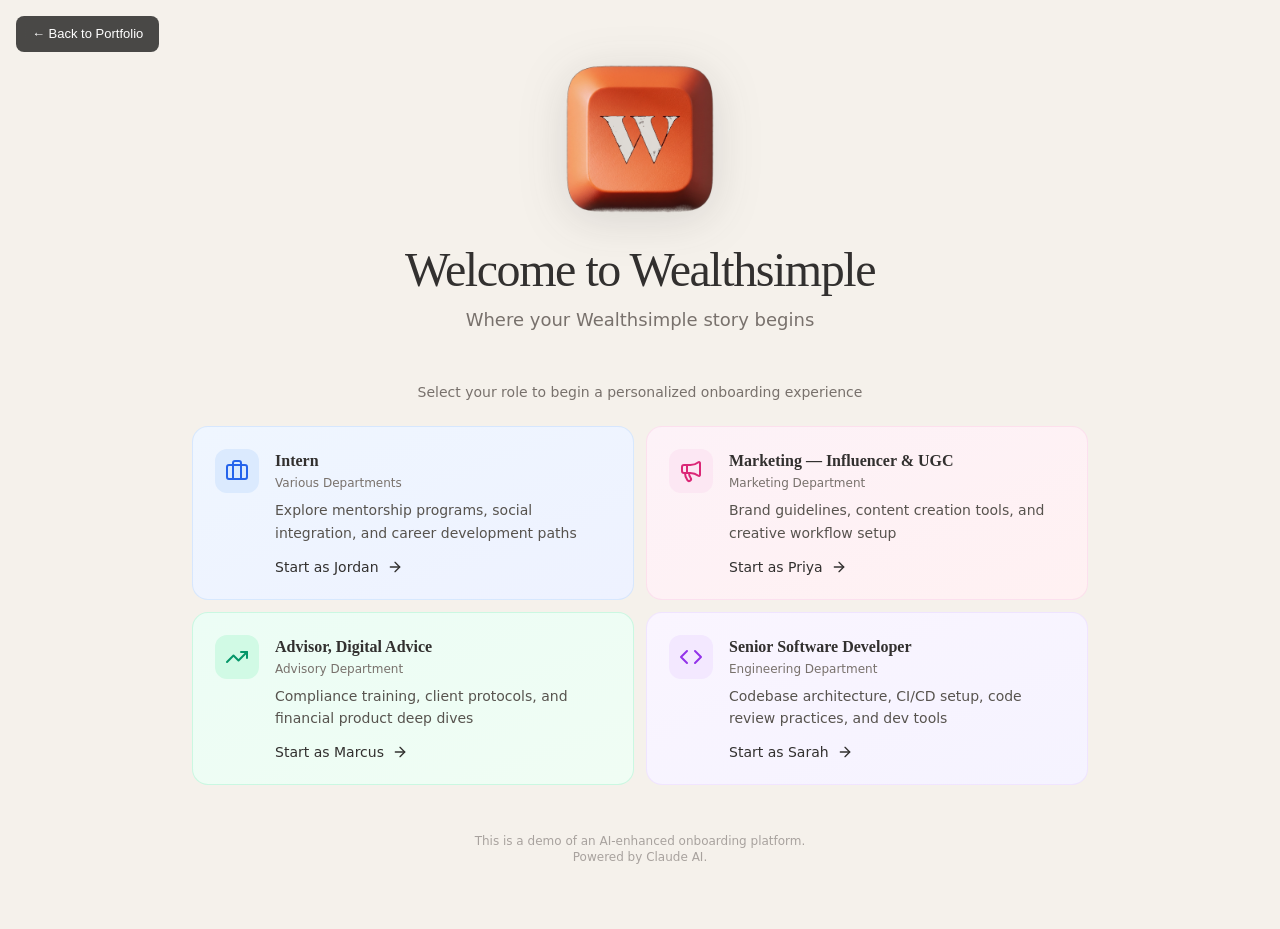
<file: ws-onboard/index.html>
<!doctype html>
<html lang="en">
  <head>
    <meta charset="UTF-8" />
<meta http-equiv="Content-Security-Policy" content="default-src 'self'; script-src 'self' 'unsafe-inline' https://cdn.jsdelivr.net https://static.cloudflareinsights.com; style-src 'self' 'unsafe-inline' https://fonts.googleapis.com; font-src 'self' https://fonts.gstatic.com; img-src 'self' data: https:; connect-src 'self' https://cloudflareinsights.com; frame-ancestors 'none'; base-uri 'self'; form-action 'self';"/>
<meta name="referrer" content="strict-origin-when-cross-origin"/>
    <link rel="icon" type="image/svg+xml" href="favicon.svg" />
    <meta name="viewport" content="width=device-width, initial-scale=1.0" />
    <link rel="preconnect" href="https://fonts.googleapis.com" />
    <link rel="preconnect" href="https://fonts.gstatic.com" crossorigin />
    <link href="https://fonts.googleapis.com/css2?family=Source+Serif+4:ital,opsz,wght@0,8..60,300;0,8..60,400;0,8..60,500;0,8..60,600;0,8..60,700;1,8..60,400&display=swap" rel="stylesheet" />
    <title>Wealthsimple Onboard</title>
    <meta name="description" content="Where your Wealthsimple story begins — AI-enhanced onboarding platform" />
    <script type="module" crossorigin src="assets/index-CWTTM6Mh.js"></script>
    <link rel="stylesheet" crossorigin href="assets/index-BGqFYlz-.css">
  </head>
  <body>
    <a href="/" style="position:fixed;top:16px;left:16px;z-index:9999;background:rgba(0,0,0,0.7);color:#fff;padding:8px 16px;border-radius:8px;font-family:'Plus Jakarta Sans',sans-serif;font-size:13px;text-decoration:none;backdrop-filter:blur(8px);transition:background 0.2s;" onmouseover="this.style.background='rgba(0,0,0,0.9)'" onmouseout="this.style.background='rgba(0,0,0,0.7)'">&larr; Back to Portfolio</a>
    <div id="root"></div>
  <!-- Cloudflare Web Analytics -->
<script type="module" src="https://static.cloudflareinsights.com/beacon.min.js" data-cf-beacon='{"token":"9a2b44c854724b32831226d95504bd7a"}'></script>
<!-- End Cloudflare Web Analytics -->
</body>
</html>
</file>
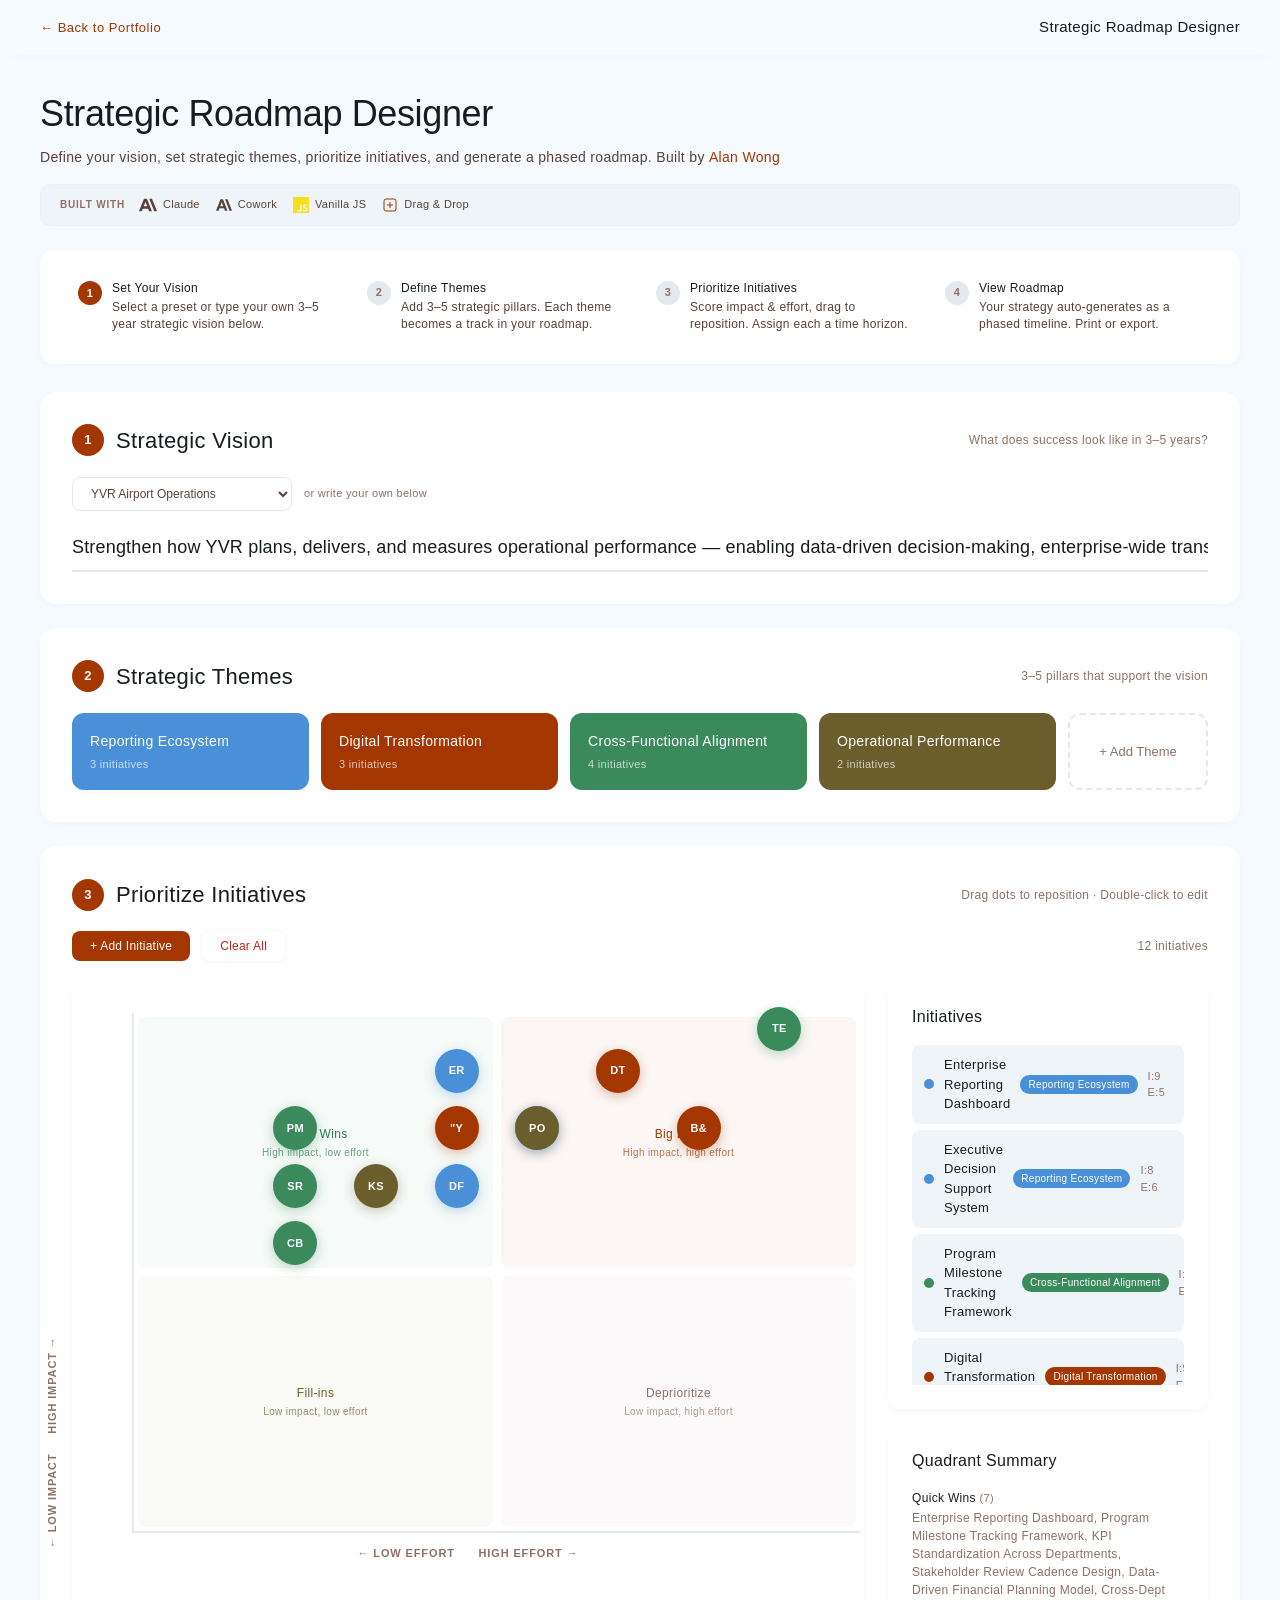
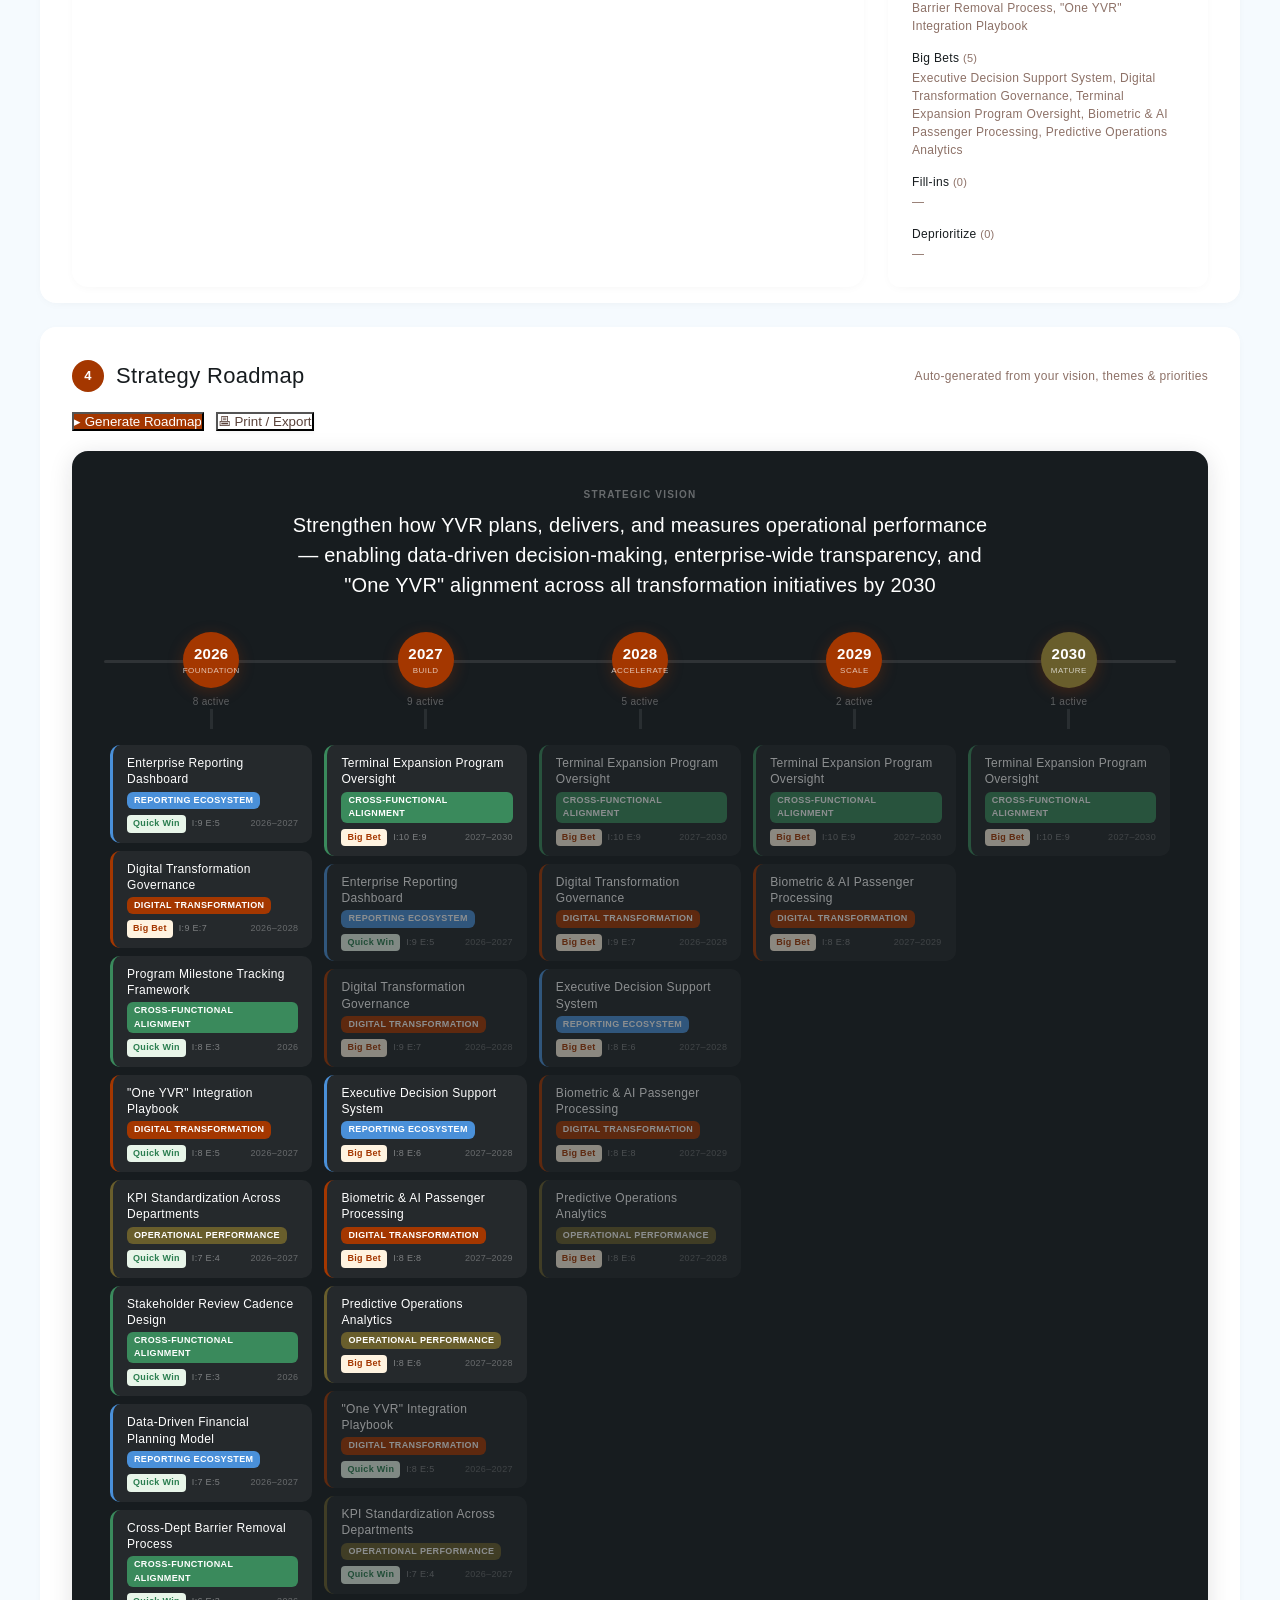
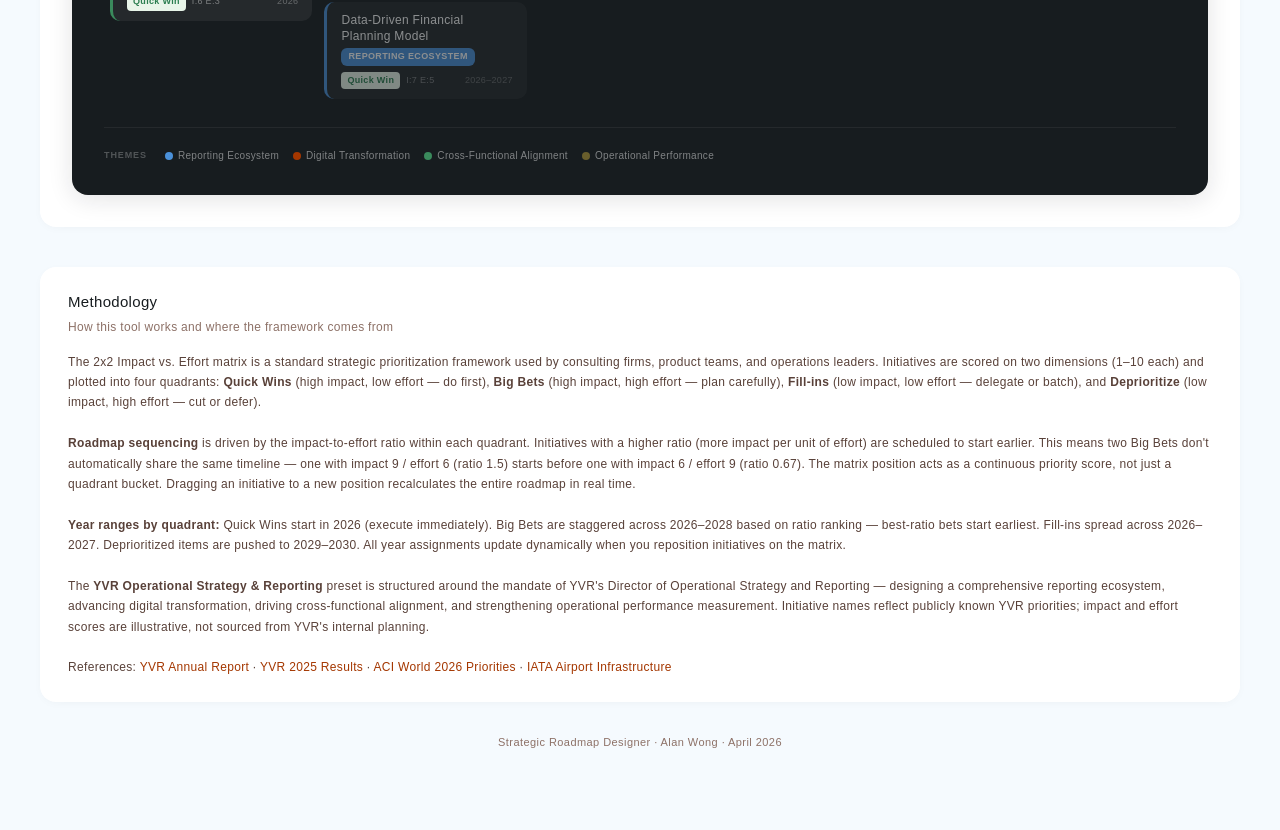
<file: Roadmap_Designer.html>
<!DOCTYPE html>
<html lang="en">
<head>
<meta charset="UTF-8"/>
<meta http-equiv="Content-Security-Policy" content="default-src 'self'; script-src 'self' 'unsafe-inline' https://cdn.jsdelivr.net https://static.cloudflareinsights.com; style-src 'self' 'unsafe-inline' https://fonts.googleapis.com; font-src 'self' https://fonts.gstatic.com; img-src 'self' data: https:; connect-src 'self' https://cloudflareinsights.com; frame-ancestors 'none'; base-uri 'self'; form-action 'self';"/>
<meta name="referrer" content="strict-origin-when-cross-origin"/>
<meta name="viewport" content="width=device-width, initial-scale=1.0"/>
<title>Strategic Roadmap Designer | Alan Wong</title>
<link href="https://fonts.googleapis.com/css2?family=Plus+Jakarta+Sans:wght@200;300;400;500;600;700&family=Inter:wght@400;500;600&display=swap" rel="stylesheet"/>
<style>
:root {
    --primary: #a43700;
    --primary-light: #EF6328;
    --primary-container: #ffdbcf;
    --secondary: #695e2c;
    --secondary-container: #efe0a1;
    --tertiary: #705654;
    --tertiary-fixed: #fedad8;
    --surface: #f5fafe;
    --surface-container-low: #eff4f8;
    --surface-container: #eaeef2;
    --surface-container-high: #e4e9ed;
    --on-surface: #171c1f;
    --on-surface-variant: #594139;
    --outline: #8d7167;
    --outline-variant: #e1bfb4;
}
* { margin:0; padding:0; box-sizing:border-box; }
body {
    font-family:'Plus Jakarta Sans',sans-serif;
    background:var(--surface);
    color:var(--on-surface);
    letter-spacing:0.02em;
    line-height:1.5;
    overflow-x:hidden;
}

/* ── MOBILE BANNER ── */
.mobile-desktop-hint {
    display: none;
    background: var(--surface-container-low);
    border-bottom: 1px solid var(--outline-variant);
    padding: 12px 40px;
    font-family: 'Inter', sans-serif;
    font-size: 12px;
    font-weight: 500;
    color: var(--on-surface-variant);
    text-align: center;
    letter-spacing: 0.02em;
    position: relative;
}
.mobile-desktop-hint .hint-icon {
    display: inline-block;
    margin-right: 6px;
    font-size: 14px;
}
.mobile-desktop-hint .hint-dismiss {
    position: absolute;
    right: 16px;
    top: 50%;
    transform: translateY(-50%);
    background: none;
    border: none;
    color: var(--outline);
    font-size: 16px;
    cursor: pointer;
    padding: 4px;
    line-height: 1;
}
.mobile-desktop-hint .hint-dismiss:hover {
    color: var(--on-surface);
}
@media (max-width: 768px) {
    .mobile-desktop-hint { display: block; }
}

/* ── NAV ── */
.top-nav {
    position:sticky; top:0; z-index:100;
    background:rgba(245,250,254,0.8);
    backdrop-filter:blur(20px);
    -webkit-backdrop-filter:blur(20px);
    box-shadow:0 4px 20px -10px rgba(23,28,31,0.05);
    padding:16px 40px;
    display:flex; justify-content:space-between; align-items:center;
}
.top-nav a {
    font-family:'Inter',sans-serif; font-weight:500; font-size:13px;
    color:var(--primary); text-decoration:none; letter-spacing:0.04em; transition:opacity 0.2s;
}
.top-nav a:hover { opacity:0.7; }
.top-nav .nav-title { font-weight:300; font-size:15px; color:var(--on-surface); }

/* ── CONTAINER ── */
.container { max-width:1360px; margin:0 auto; padding:32px 40px 80px; }

/* ── PAGE HEADER ── */
.page-header { margin-bottom:24px; }
.page-header h1 { font-weight:200; font-size:36px; letter-spacing:-0.01em; margin-bottom:6px; }
.page-header .subtitle { font-weight:400; font-size:14px; color:var(--on-surface-variant); }
.page-header .subtitle span { color:var(--primary); font-weight:500; }

/* ── BUILT WITH ── */
.built-with-strip {
    display:flex; align-items:center; gap:14px; margin-top:16px;
    padding:12px 20px; background:var(--surface-container-low);
    border-radius:10px; box-shadow:inset 0 0 0 1px rgba(225,191,180,0.1); flex-wrap:wrap;
}
.built-with-label {
    font-family:'Inter',sans-serif; font-size:10px; font-weight:600;
    color:var(--outline); text-transform:uppercase; letter-spacing:0.08em; white-space:nowrap;
}
.built-with-items { display:flex; gap:16px; flex-wrap:wrap; align-items:center; }
.built-with-item {
    display:inline-flex; align-items:center; gap:6px;
    font-family:'Inter',sans-serif; font-size:11px; font-weight:500;
    color:var(--on-surface-variant); white-space:nowrap; transition:color 0.2s; cursor:default;
}
.built-with-item:hover { color:var(--primary); }
.built-with-item svg { flex-shrink:0; }

/* ── ONBOARDING ── */
.onboarding {
    display:flex; gap:4px; margin-bottom:28px;
    padding:20px 24px; background:white; border-radius:14px;
    box-shadow:0 2px 12px -4px rgba(23,28,31,0.06);
}
.ob-step {
    flex:1; display:flex; align-items:flex-start; gap:10px;
    padding:10px 14px; border-radius:10px; transition:background 0.2s;
}
.ob-step:hover { background:var(--surface-container-low); }
.ob-num {
    width:24px; height:24px; border-radius:50%;
    background:var(--surface-container-high); color:var(--outline);
    display:flex; align-items:center; justify-content:center;
    font-family:'Inter',sans-serif; font-size:11px; font-weight:600; flex-shrink:0;
    margin-top:1px;
}
.ob-step.active .ob-num { background:var(--primary); color:white; }
.ob-text { font-size:12px; color:var(--on-surface-variant); line-height:1.45; }
.ob-text strong { color:var(--on-surface); font-weight:500; display:block; margin-bottom:2px; }
@media (max-width:768px) {
    .onboarding { flex-direction:column; }
}

/* ── STEP SECTIONS ── */
.step-section {
    background:white; border-radius:16px; padding:32px;
    box-shadow:0 2px 12px -4px rgba(23,28,31,0.06);
    margin-bottom:24px;
    animation:fadeIn 0.5s cubic-bezier(0.16,1,0.3,1);
}
.step-header {
    display:flex; align-items:center; gap:12px;
    margin-bottom:20px;
}
.step-number {
    width:32px; height:32px; border-radius:50%;
    background:var(--primary); color:white;
    display:flex; align-items:center; justify-content:center;
    font-family:'Inter',sans-serif; font-size:13px; font-weight:600; flex-shrink:0;
}
.step-header h2 { font-weight:300; font-size:22px; }
.step-header .step-hint {
    font-family:'Inter',sans-serif; font-size:12px; color:var(--outline);
    margin-left:auto;
}

/* ── VISION ── */
.vision-input {
    width:100%; font-family:'Plus Jakarta Sans',sans-serif;
    font-size:18px; font-weight:300; color:var(--on-surface);
    border:none; border-bottom:2px solid var(--surface-container-high);
    padding:12px 0; outline:none; background:transparent;
    transition:border-color 0.2s; letter-spacing:0.01em;
}
.vision-input:focus { border-color:var(--primary); }
.vision-input::placeholder { color:var(--outline-variant); }
.vision-display {
    font-size:18px; font-weight:300; color:var(--on-surface);
    padding:12px 0; line-height:1.5; letter-spacing:0.01em;
}

/* ── THEMES ── */
.themes-grid { display:flex; gap:12px; flex-wrap:wrap; margin-top:8px; }
.theme-card {
    flex:1; min-width:180px;
    padding:18px;
    border-radius:12px;
    position:relative;
    transition:all 0.25s;
    cursor:default;
}
.theme-card-name {
    font-size:14px; font-weight:500; color:white;
    margin-bottom:4px;
}
.theme-card-count {
    font-family:'Inter',sans-serif; font-size:11px; font-weight:500;
    color:rgba(255,255,255,0.7);
}
.theme-card-actions {
    position:absolute; top:10px; right:10px;
    display:flex; gap:4px; opacity:0; transition:opacity 0.2s;
}
.theme-card:hover .theme-card-actions { opacity:1; }
.theme-action-btn {
    width:24px; height:24px; border-radius:50%;
    background:rgba(255,255,255,0.25); border:none;
    color:white; cursor:pointer; font-size:12px;
    display:flex; align-items:center; justify-content:center;
    transition:background 0.2s;
}
.theme-action-btn:hover { background:rgba(255,255,255,0.4); }
.add-theme-btn {
    flex:0 0 auto; min-width:140px;
    padding:18px;
    border-radius:12px;
    border:2px dashed var(--surface-container-high);
    background:transparent;
    color:var(--outline);
    font-family:'Inter',sans-serif; font-size:13px; font-weight:500;
    cursor:pointer; transition:all 0.2s;
    display:flex; align-items:center; justify-content:center; gap:6px;
}
.add-theme-btn:hover { border-color:var(--primary); color:var(--primary); }

/* ── TOOLBAR ── */
.toolbar {
    display:flex; gap:12px; align-items:center; flex-wrap:wrap;
    margin-bottom:20px;
}
.toolbar button {
    font-family:'Inter',sans-serif; font-size:12px; font-weight:500;
    padding:8px 18px; border:none; border-radius:8px;
    cursor:pointer; letter-spacing:0.02em; transition:all 0.2s;
}
.btn-primary { background:var(--primary); color:white; }
.btn-primary:hover { background:var(--primary-light); }
.btn-secondary { background:white; color:var(--on-surface-variant); box-shadow:0 1px 4px rgba(23,28,31,0.06); }
.btn-secondary:hover { background:var(--surface-container-low); }
.btn-danger { background:white; color:#b3261e; box-shadow:0 1px 4px rgba(23,28,31,0.06); }
.btn-danger:hover { background:#fef0ef; }
.preset-select {
    font-family:'Inter',sans-serif; font-size:12px; font-weight:500;
    padding:8px 14px; border:1px solid var(--surface-container-high);
    border-radius:8px; background:white; color:var(--on-surface-variant);
    cursor:pointer; outline:none; transition:border-color 0.2s;
}
.preset-select:focus { border-color:var(--primary); }
.toolbar-spacer { flex:1; }
.initiative-count { font-family:'Inter',sans-serif; font-size:12px; color:var(--outline); }

/* ── LAYOUT ── */
.matrix-layout { display:grid; grid-template-columns:1fr 320px; gap:24px; }

/* ── MATRIX ── */
.matrix-wrapper {
    position:relative; background:white; border-radius:16px; padding:32px;
    box-shadow:0 2px 12px -4px rgba(23,28,31,0.06);
}
.axis-label-y {
    position:absolute; left:-20px; top:50%;
    transform:rotate(-90deg) translateX(-50%); transform-origin:left center;
    font-family:'Inter',sans-serif; font-size:11px; font-weight:600;
    color:var(--outline); letter-spacing:0.08em; text-transform:uppercase; white-space:nowrap;
}
.axis-label-x {
    text-align:center; font-family:'Inter',sans-serif;
    font-size:11px; font-weight:600; color:var(--outline);
    letter-spacing:0.08em; text-transform:uppercase; margin-top:12px;
}
.matrix-area {
    position:relative; width:100%; aspect-ratio:1.4; max-height:520px;
    border-left:2px solid var(--surface-container-high);
    border-bottom:2px solid var(--surface-container-high);
    margin-left:28px; cursor:crosshair;
}
.quadrant-labels {
    position:absolute; inset:0; display:grid;
    grid-template-columns:1fr 1fr; grid-template-rows:1fr 1fr;
    pointer-events:none; z-index:0;
}
.quadrant {
    display:flex; align-items:center; justify-content:center;
    font-family:'Inter',sans-serif; font-size:12px; font-weight:500;
    letter-spacing:0.03em; border-radius:8px; margin:4px;
    flex-direction:column; gap:2px;
}
.quadrant small { font-size:10px; font-weight:400; opacity:0.7; }
.q-tl { background:rgba(42,125,79,0.04); color:#2a7d4f; }
.q-tr { background:rgba(164,55,0,0.04); color:var(--primary); }
.q-bl { background:rgba(105,94,44,0.04); color:var(--secondary); }
.q-br { background:rgba(141,113,103,0.04); color:var(--outline); }

/* ── INITIATIVE DOTS ── */
.initiative {
    position:absolute; width:44px; height:44px; border-radius:50%;
    display:flex; align-items:center; justify-content:center;
    font-family:'Inter',sans-serif; font-size:11px; font-weight:600;
    color:white; cursor:grab; z-index:10;
    transition:box-shadow 0.2s,transform 0.1s;
    user-select:none; transform:translate(-50%,-50%);
}
.initiative:hover {
    transform:translate(-50%,-50%) scale(1.15);
    box-shadow:0 6px 20px rgba(0,0,0,0.2); z-index:20;
}
.initiative.dragging {
    cursor:grabbing; transform:translate(-50%,-50%) scale(1.2);
    box-shadow:0 10px 30px rgba(0,0,0,0.25); z-index:30;
}
.initiative-tooltip {
    position:absolute; bottom:calc(100% + 8px); left:50%;
    transform:translateX(-50%); background:#171c1f; color:white;
    padding:8px 14px; border-radius:8px; font-size:12px; font-weight:400;
    white-space:nowrap; pointer-events:none; opacity:0; transition:opacity 0.2s; z-index:50;
}
.initiative-tooltip::after {
    content:''; position:absolute; top:100%; left:50%;
    transform:translateX(-50%); border:5px solid transparent; border-top-color:#171c1f;
}
.initiative:hover .initiative-tooltip { opacity:1; }

/* ── SIDE PANEL ── */
.side-panel { display:flex; flex-direction:column; gap:16px; }
.panel-card {
    background:white; border-radius:12px; padding:24px;
    box-shadow:0 2px 12px -4px rgba(23,28,31,0.06);
}
.panel-card h3 { font-weight:300; font-size:16px; margin-bottom:16px; }
.initiative-list { display:flex; flex-direction:column; gap:6px; max-height:340px; overflow-y:auto; }
.init-item {
    display:flex; align-items:center; gap:10px;
    padding:10px 12px; border-radius:8px;
    background:var(--surface-container-low); font-size:13px;
    cursor:pointer; transition:background 0.2s;
}
.init-item:hover { background:var(--surface-container); }
.init-item .dot { width:10px; height:10px; border-radius:50%; flex-shrink:0; }
.init-item .name { flex:1; font-weight:400; }
.init-item .theme-tag {
    font-family:'Inter',sans-serif; font-size:10px; font-weight:500;
    padding:2px 8px; border-radius:10px; color:white; white-space:nowrap;
}
.init-item .scores { font-family:'Inter',sans-serif; font-size:11px; color:var(--outline); }
.init-item .remove-btn {
    background:none; border:none; color:var(--outline);
    cursor:pointer; font-size:16px; padding:0 4px; opacity:0;
    transition:opacity 0.2s,color 0.2s;
}
.init-item:hover .remove-btn { opacity:1; }
.init-item .remove-btn:hover { color:#b3261e; }

/* ── QUADRANT SUMMARY ── */
.quad-summary-item { margin-bottom:14px; }
.quad-summary-item:last-child { margin-bottom:0; }
.quad-label { font-size:12px; font-weight:500; color:var(--on-surface); margin-bottom:2px; }
.quad-count { font-family:'Inter',sans-serif; font-size:11px; color:var(--outline); }
.quad-items { font-size:12px; color:var(--outline); margin-top:2px; }

/* ── MODAL ── */
.modal-overlay {
    position:fixed; inset:0; background:rgba(23,28,31,0.35);
    backdrop-filter:blur(4px); z-index:200; display:none;
    align-items:center; justify-content:center;
}
.modal-overlay.open { display:flex; }
.modal {
    background:white; border-radius:16px; padding:32px;
    width:440px; max-width:92vw; box-shadow:0 20px 60px rgba(0,0,0,0.15);
}
.modal h2 { font-weight:300; font-size:22px; margin-bottom:20px; }
.form-group { margin-bottom:16px; }
.form-group label {
    display:block; font-family:'Inter',sans-serif;
    font-size:11px; font-weight:500; color:var(--outline);
    text-transform:uppercase; letter-spacing:0.06em; margin-bottom:6px;
}
.form-group input, .form-group select {
    width:100%; font-family:'Plus Jakarta Sans',sans-serif;
    font-size:14px; padding:10px 14px;
    border:1px solid var(--surface-container-high);
    border-radius:8px; outline:none; transition:border-color 0.2s;
    color:var(--on-surface);
}
.form-group input:focus, .form-group select:focus { border-color:var(--primary); }
.slider-row { display:flex; align-items:center; gap:12px; }
.slider-row input[type="range"] {
    flex:1; -webkit-appearance:none; appearance:none;
    height:4px; background:var(--surface-container-high);
    border-radius:2px; outline:none; border:none; padding:0;
}
.slider-row input[type="range"]::-webkit-slider-thumb {
    -webkit-appearance:none; width:18px; height:18px;
    background:var(--primary); border-radius:50%; cursor:pointer;
    border:3px solid white; box-shadow:0 1px 4px rgba(0,0,0,0.2);
}
.slider-val {
    font-family:'Inter',sans-serif; font-size:14px; font-weight:600;
    color:var(--primary); min-width:24px; text-align:center;
}
.modal-actions { display:flex; gap:10px; justify-content:flex-end; margin-top:24px; }

/* ── ROADMAP INFOGRAPHIC ── */
.roadmap-actions { display:flex; gap:12px; align-items:center; margin-bottom:20px; }
.roadmap-empty {
    text-align:center; padding:48px 24px;
    color:var(--outline); font-size:14px;
}
.roadmap-canvas {
    background:var(--on-surface); border-radius:16px; overflow:hidden;
    box-shadow:0 4px 24px rgba(23,28,31,0.12); position:relative;
    padding:36px 32px 32px;
}

/* Vision banner */
.rm-vision-banner {
    text-align:center; margin-bottom:32px; position:relative;
}
.rm-vision-label {
    font-family:'Inter',sans-serif; font-size:10px; font-weight:600;
    text-transform:uppercase; letter-spacing:0.12em; color:rgba(255,255,255,0.35); margin-bottom:8px;
}
.rm-vision-text {
    font-weight:300; font-size:20px; letter-spacing:0.01em; line-height:1.5;
    color:white; max-width:720px; margin:0 auto;
}

/* Timeline spine */
.rm-timeline {
    position:relative; display:flex; gap:0;
    margin-top:8px;
}
.rm-timeline::before {
    content:''; position:absolute; top:28px; left:0; right:0;
    height:3px; background:rgba(255,255,255,0.1); border-radius:2px; z-index:0;
}
.rm-year-column {
    flex:1; display:flex; flex-direction:column; align-items:center;
    position:relative; z-index:1; min-width:0;
}

/* Year node */
.rm-year-node {
    width:56px; height:56px; border-radius:50%;
    background:var(--primary); color:white;
    display:flex; flex-direction:column; align-items:center; justify-content:center;
    font-family:'Inter',sans-serif; font-weight:700; font-size:15px;
    box-shadow:0 4px 16px rgba(164,55,0,0.3);
    position:relative; z-index:2; flex-shrink:0;
}
.rm-year-node .rm-year-sub-label {
    font-size:8px; font-weight:500; text-transform:uppercase; letter-spacing:0.06em;
    opacity:0.7; margin-top:-1px;
}
.rm-year-column:first-child .rm-year-node { background:var(--primary); }
.rm-year-column:last-child .rm-year-node { background:var(--secondary); }

/* Connector line between nodes */
.rm-connector {
    width:3px; height:20px; background:rgba(255,255,255,0.08); flex-shrink:0;
}

/* Initiative cards in each year column */
.rm-year-cards {
    display:flex; flex-direction:column; gap:8px;
    padding:0 6px; width:100%; margin-top:16px;
}
.rm-card {
    background:rgba(255,255,255,0.06); border-radius:10px;
    padding:10px 14px; position:relative;
    border-left:3px solid transparent;
    transition:background 0.2s, transform 0.15s;
    cursor:default;
}
.rm-card:hover {
    background:rgba(255,255,255,0.1);
    transform:translateY(-1px);
}
.rm-card-name {
    font-size:12px; font-weight:500; color:white;
    line-height:1.35; margin-bottom:4px;
}
.rm-card-meta {
    display:flex; align-items:center; gap:6px; flex-wrap:wrap;
}
.rm-card-theme {
    font-family:'Inter',sans-serif; font-size:9px; font-weight:600;
    padding:2px 7px; border-radius:6px; color:white;
    text-transform:uppercase; letter-spacing:0.04em;
}
.rm-card-score {
    font-family:'Inter',sans-serif; font-size:9px; font-weight:500;
    color:rgba(255,255,255,0.4);
}
.rm-card-quad {
    font-family:'Inter',sans-serif; font-size:9px; font-weight:600;
    padding:2px 6px; border-radius:4px;
}
.rm-card-span {
    font-family:'Inter',sans-serif; font-size:9px; font-weight:500;
    color:rgba(255,255,255,0.3); margin-left:auto;
}
.rm-empty-year {
    text-align:center; padding:16px 8px;
    font-family:'Inter',sans-serif; font-size:10px;
    color:rgba(255,255,255,0.15); font-style:italic;
}

/* Active count badges */
.rm-year-badge {
    font-family:'Inter',sans-serif; font-size:10px; font-weight:500;
    color:rgba(255,255,255,0.3); margin-top:6px;
}

/* Legend */
.rm-legend {
    display:flex; gap:14px; align-items:center; flex-wrap:wrap;
    margin-top:28px; padding-top:20px;
    border-top:1px solid rgba(255,255,255,0.06);
}
.rm-legend-label {
    font-family:'Inter',sans-serif; font-size:9px; font-weight:600;
    text-transform:uppercase; letter-spacing:0.1em;
    color:rgba(255,255,255,0.25); margin-right:4px;
}
.rm-legend-item {
    display:flex; align-items:center; gap:5px;
    font-family:'Inter',sans-serif; font-size:10px; color:rgba(255,255,255,0.45);
}
.rm-legend-dot { width:8px; height:8px; border-radius:50%; flex-shrink:0; }

/* Print-friendly roadmap */
@media print {
    .top-nav, .toolbar, .roadmap-actions, .btn-primary, .btn-secondary, .btn-danger, .preset-select,
    .step-section:not(#roadmapSection), .page-footer, .dash-footer, .built-with-strip, .onboarding { display:none !important; }
    .roadmap-canvas { box-shadow:none; border:1px solid #ddd; }
    body { background:white; }
    .container { padding:0; }
}

/* ── FOOTER ── */
.page-footer {
    margin-top:40px; padding:24px 28px;
    background:white; border-radius:16px;
    box-shadow:0 2px 12px -4px rgba(23,28,31,0.06);
}
.page-footer h3 { font-weight:300; font-size:15px; margin-bottom:4px; }
.page-footer .footer-subtitle {
    font-family:'Inter',sans-serif; font-size:12px; color:var(--outline); margin-bottom:16px;
}
.page-footer .method-text {
    font-family:'Inter',sans-serif; font-size:12px; color:var(--on-surface-variant); line-height:1.7;
}
.page-footer .method-text a { color:var(--primary); text-decoration:none; }
.page-footer .method-text a:hover { text-decoration:underline; }
.dash-footer {
    text-align:center; padding:32px 0 0;
    font-family:'Inter',sans-serif; font-size:11px;
    color:var(--outline); letter-spacing:0.04em;
}

/* ── RESPONSIVE ── */
@media (max-width:1024px) {
    .matrix-layout { grid-template-columns:1fr; }
    .container { padding:24px 20px 60px; }
    .top-nav { padding:14px 20px; }
    .themes-grid { flex-direction:column; }
    .rm-lane-col, .rm-lane-label { width:120px; min-width:120px; font-size:11px; }
    .rm-bar { font-size:10px; padding:4px 8px; }
    .roadmap-canvas { overflow-x:auto; }
}
@media (max-width:600px) {
    .page-header h1 { font-size:28px; }
    .matrix-wrapper { padding:16px; }
    .step-section { padding:24px; }
}

/* ── ANIMATIONS ── */
@keyframes fadeIn { from{opacity:0;transform:translateY(16px)} to{opacity:1;transform:translateY(0)} }
.fade-in { opacity:0; transform:translateY(16px); animation:fadeIn 0.6s cubic-bezier(0.16,1,0.3,1) forwards; }
.fade-delay-1 { animation-delay:0.05s; }
.fade-delay-2 { animation-delay:0.1s; }
.fade-delay-3 { animation-delay:0.15s; }
.fade-delay-4 { animation-delay:0.2s; }
.fade-delay-5 { animation-delay:0.25s; }
</style>
</head>
<body>

<nav class="top-nav">
    <a href="/">&larr; Back to Portfolio</a>
    <span class="nav-title">Strategic Roadmap Designer</span>
</nav>

<!-- MOBILE HINT -->
<div class="mobile-desktop-hint" id="mobileHint">
    <span class="hint-icon">&#9881;</span> This interactive tool is optimized for desktop viewing.
    <button class="hint-dismiss" onclick="document.getElementById('mobileHint').style.display='none'" aria-label="Dismiss">&times;</button>
</div>

<div class="container">

    <header class="page-header fade-in">
        <h1>Strategic Roadmap Designer</h1>
        <p class="subtitle">Define your vision, set strategic themes, prioritize initiatives, and generate a phased roadmap. Built by <span>Alan Wong</span></p>
        <div class="built-with-strip">
            <span class="built-with-label">Built with</span>
            <div class="built-with-items">
                <div class="built-with-item" title="Claude AI by Anthropic">
                    <svg width="18" height="18" viewBox="0 0 24 24" fill="currentColor"><path d="M17.3041 3.541h-3.6718l6.696 16.918H24Zm-10.6082 0L0 20.459h3.7442l1.3693-3.5527h7.0052l1.3693 3.5528h3.7442L10.5363 3.5409Zm-.3712 10.2232 2.2914-5.9456 2.2914 5.9456Z"/></svg>
                    <span>Claude</span>
                </div>
                <div class="built-with-item" title="Claude Cowork">
                    <svg width="16" height="16" viewBox="0 0 24 24" fill="currentColor"><path d="M17.3041 3.541h-3.6718l6.696 16.918H24Zm-10.6082 0L0 20.459h3.7442l1.3693-3.5527h7.0052l1.3693 3.5528h3.7442L10.5363 3.5409Zm-.3712 10.2232 2.2914-5.9456 2.2914 5.9456Z"/></svg>
                    <span>Cowork</span>
                </div>
                <div class="built-with-item" title="Vanilla JavaScript">
                    <svg width="16" height="16" viewBox="0 0 24 24" fill="#F7DF1E"><path d="M0 0h24v24H0V0zm22.034 18.276c-.175-1.095-.888-2.015-3.003-2.873-.736-.345-1.554-.585-1.797-1.14-.091-.33-.105-.51-.046-.705.15-.646.915-.84 1.515-.66.39.12.75.42.976.9 1.034-.676 1.034-.676 1.755-1.125-.27-.42-.404-.601-.586-.78-.63-.705-1.469-1.065-2.834-1.034l-.705.089c-.676.165-1.32.525-1.71 1.005-1.14 1.291-.811 3.541.569 4.471 1.365 1.02 3.361 1.244 3.616 2.205.24 1.17-.87 1.545-1.966 1.41-.811-.18-1.26-.586-1.755-1.336l-1.83 1.051c.21.48.45.689.81 1.109 1.74 1.756 6.09 1.666 6.871-1.004.029-.09.24-.705.074-1.65l.046.067zm-8.983-7.245h-2.248c0 1.938-.009 3.864-.009 5.805 0 1.232.063 2.363-.138 2.711-.33.689-1.18.601-1.566.48-.396-.196-.597-.466-.83-.855-.063-.105-.11-.196-.127-.196l-1.825 1.125c.305.63.75 1.172 1.324 1.517.855.51 2.004.675 3.207.405.783-.226 1.458-.691 1.811-1.411.51-.93.402-2.07.397-3.346.012-2.054 0-4.109 0-6.179l.004-.056z"/></svg>
                    <span>Vanilla JS</span>
                </div>
                <div class="built-with-item" title="HTML5 Drag & Drop API">
                    <svg width="16" height="16" viewBox="0 0 24 24" fill="none"><rect x="3" y="3" width="18" height="18" rx="3" stroke="var(--primary)" stroke-width="1.5"/><path d="M8 12h8M12 8v8" stroke="var(--primary)" stroke-width="1.5" stroke-linecap="round"/></svg>
                    <span>Drag &amp; Drop</span>
                </div>
            </div>
        </div>
    </header>

    <!-- ═══ ONBOARDING ═══ -->
    <div class="onboarding fade-in fade-delay-1">
        <div class="ob-step active">
            <div class="ob-num">1</div>
            <div class="ob-text"><strong>Set Your Vision</strong>Select a preset or type your own 3–5 year strategic vision below.</div>
        </div>
        <div class="ob-step">
            <div class="ob-num">2</div>
            <div class="ob-text"><strong>Define Themes</strong>Add 3–5 strategic pillars. Each theme becomes a track in your roadmap.</div>
        </div>
        <div class="ob-step">
            <div class="ob-num">3</div>
            <div class="ob-text"><strong>Prioritize Initiatives</strong>Score impact &amp; effort, drag to reposition. Assign each a time horizon.</div>
        </div>
        <div class="ob-step">
            <div class="ob-num">4</div>
            <div class="ob-text"><strong>View Roadmap</strong>Your strategy auto-generates as a phased timeline. Print or export.</div>
        </div>
    </div>

    <!-- ═══ STEP 1: VISION ═══ -->
    <div class="step-section fade-in fade-delay-1" id="visionSection">
        <div class="step-header">
            <div class="step-number">1</div>
            <h2>Strategic Vision</h2>
            <span class="step-hint">What does success look like in 3–5 years?</span>
        </div>
        <div style="display:flex; gap:12px; align-items:center; margin-bottom:14px;">
            <select class="preset-select" id="presetSelect" onchange="loadPreset(this.value)" style="min-width:220px;">
                <option value="" disabled>Load a preset...</option>
                <option value="yvr">YVR Airport Operations</option>
                <option value="ai">Enterprise AI Enablement</option>
                <option value="climate">Climate Resilience &amp; Net Zero</option>
            </select>
            <span style="font-family:'Inter',sans-serif; font-size:11px; color:var(--outline);">or write your own below</span>
        </div>
        <input class="vision-input" id="visionInput" type="text" maxlength="200"
            placeholder="e.g., Become the most connected, sustainable, and passenger-centric airport in North America by 2030"
            oninput="onVisionChange()"/>
    </div>

    <!-- ═══ STEP 2: THEMES ═══ -->
    <div class="step-section fade-in fade-delay-2" id="themesSection">
        <div class="step-header">
            <div class="step-number">2</div>
            <h2>Strategic Themes</h2>
            <span class="step-hint">3–5 pillars that support the vision</span>
        </div>
        <div class="themes-grid" id="themesGrid"></div>
    </div>

    <!-- ═══ STEP 3: PRIORITIZE ═══ -->
    <div class="step-section fade-in fade-delay-3" id="matrixSection" style="padding-bottom:16px;">
        <div class="step-header">
            <div class="step-number">3</div>
            <h2>Prioritize Initiatives</h2>
            <span class="step-hint">Drag dots to reposition &middot; Double-click to edit</span>
        </div>

        <div class="toolbar">
            <button class="btn-primary" onclick="openInitModal()">+ Add Initiative</button>
            <button class="btn-danger" onclick="clearAll()">Clear All</button>
            <div class="toolbar-spacer"></div>
            <span class="initiative-count" id="initCount">0 initiatives</span>
        </div>

        <div class="matrix-layout">
            <div class="matrix-wrapper">
                <div class="axis-label-y">&larr; Low Impact &nbsp;&nbsp;&nbsp; High Impact &rarr;</div>
                <div class="matrix-area" id="matrixArea">
                    <div class="quadrant-labels">
                        <div class="quadrant q-tl">Quick Wins<small>High impact, low effort</small></div>
                        <div class="quadrant q-tr">Big Bets<small>High impact, high effort</small></div>
                        <div class="quadrant q-bl">Fill-ins<small>Low impact, low effort</small></div>
                        <div class="quadrant q-br">Deprioritize<small>Low impact, high effort</small></div>
                    </div>
                </div>
                <div class="axis-label-x">&larr; Low Effort &nbsp;&nbsp;&nbsp;&nbsp; High Effort &rarr;</div>
            </div>

            <div class="side-panel">
                <div class="panel-card">
                    <h3>Initiatives</h3>
                    <div class="initiative-list" id="initList"></div>
                </div>
                <div class="panel-card">
                    <h3>Quadrant Summary</h3>
                    <div id="quadrantSummary"></div>
                </div>
            </div>
        </div>
    </div>

    <!-- ═══ STEP 4: ROADMAP INFOGRAPHIC ═══ -->
    <div class="step-section fade-in fade-delay-4" id="roadmapSection">
        <div class="step-header">
            <div class="step-number">4</div>
            <h2>Strategy Roadmap</h2>
            <span class="step-hint">Auto-generated from your vision, themes &amp; priorities</span>
        </div>

        <div class="roadmap-actions">
            <button class="btn-primary" onclick="generateRoadmap()">&#9656; Generate Roadmap</button>
            <button class="btn-secondary" onclick="window.print()">&#128438; Print / Export</button>
        </div>

        <div id="roadmapOutput">
            <div class="roadmap-empty">Add a vision, themes, and initiatives above — then hit <strong>Generate Roadmap</strong> to see your strategy visualized.</div>
        </div>
    </div>

    <!-- ═══ METHODOLOGY / SOURCES ═══ -->
    <div class="page-footer fade-in fade-delay-5">
        <h3>Methodology</h3>
        <p class="footer-subtitle">How this tool works and where the framework comes from</p>
        <div class="method-text">
            The 2x2 Impact vs. Effort matrix is a standard strategic prioritization framework used by consulting firms, product teams, and operations leaders. Initiatives are scored on two dimensions (1–10 each) and plotted into four quadrants: <strong>Quick Wins</strong> (high impact, low effort — do first), <strong>Big Bets</strong> (high impact, high effort — plan carefully), <strong>Fill-ins</strong> (low impact, low effort — delegate or batch), and <strong>Deprioritize</strong> (low impact, high effort — cut or defer).
            <br/><br/>
            <strong>Roadmap sequencing</strong> is driven by the impact-to-effort ratio within each quadrant. Initiatives with a higher ratio (more impact per unit of effort) are scheduled to start earlier. This means two Big Bets don't automatically share the same timeline — one with impact 9 / effort 6 (ratio 1.5) starts before one with impact 6 / effort 9 (ratio 0.67). The matrix position acts as a continuous priority score, not just a quadrant bucket. Dragging an initiative to a new position recalculates the entire roadmap in real time.
            <br/><br/>
            <strong>Year ranges by quadrant:</strong> Quick Wins start in 2026 (execute immediately). Big Bets are staggered across 2026–2028 based on ratio ranking — best-ratio bets start earliest. Fill-ins spread across 2026–2027. Deprioritized items are pushed to 2029–2030. All year assignments update dynamically when you reposition initiatives on the matrix.
            <br/><br/>
            The <strong>YVR Operational Strategy &amp; Reporting</strong> preset is structured around the mandate of YVR's Director of Operational Strategy and Reporting — designing a comprehensive reporting ecosystem, advancing digital transformation, driving cross-functional alignment, and strengthening operational performance measurement. Initiative names reflect publicly known YVR priorities; impact and effort scores are illustrative, not sourced from YVR's internal planning.
            <br/><br/>
            References:
            <a href="https://www.yvr.ca/en/about-yvr/leadership/annual-and-sustainability-report" target="_blank" rel="noopener noreferrer">YVR Annual Report</a> &middot;
            <a href="https://news.yvr.ca/yvr-marks-record-breaking-year/" target="_blank" rel="noopener noreferrer">YVR 2025 Results</a> &middot;
            <a href="https://blog.aci.aero/interviews-and-messages/top-5-priorities-for-airports-in-2026-by-justin-erbacci-aci-world-director-general/" target="_blank" rel="noopener noreferrer">ACI World 2026 Priorities</a> &middot;
            <a href="https://www.iata.org/en/programs/ops-infra/airport-infrastructure/" target="_blank" rel="noopener noreferrer">IATA Airport Infrastructure</a>
        </div>
    </div>

    <div class="dash-footer">
        Strategic Roadmap Designer &middot; Alan Wong &middot; April 2026
    </div>
</div>

<!-- ═══ ADD/EDIT INITIATIVE MODAL ═══ -->
<div class="modal-overlay" id="initModal">
    <div class="modal">
        <h2 id="initModalTitle">Add Initiative</h2>
        <div class="form-group">
            <label>Initiative Name</label>
            <input type="text" id="initName" maxlength="80" placeholder="e.g., Biometric Boarding Gates"/>
        </div>
        <div class="form-group">
            <label>Strategic Theme</label>
            <select id="initTheme"></select>
        </div>
        <div class="form-group">
            <label>Impact (1–10)</label>
            <div class="slider-row">
                <input type="range" id="initImpact" min="1" max="10" value="5" oninput="document.getElementById('impactVal').textContent=this.value"/>
                <span class="slider-val" id="impactVal">5</span>
            </div>
        </div>
        <div class="form-group">
            <label>Effort (1–10)</label>
            <div class="slider-row">
                <input type="range" id="initEffort" min="1" max="10" value="5" oninput="document.getElementById('effortVal').textContent=this.value"/>
                <span class="slider-val" id="effortVal">5</span>
            </div>
        </div>
        <div style="display:flex; gap:12px;">
            <div class="form-group" style="flex:1;">
                <label>Start Year</label>
                <select id="initStartYear">
                    <option value="2026">2026</option><option value="2027">2027</option>
                    <option value="2028">2028</option><option value="2029">2029</option><option value="2030">2030</option>
                </select>
            </div>
            <div class="form-group" style="flex:1;">
                <label>End Year</label>
                <select id="initEndYear">
                    <option value="2026">2026</option><option value="2027">2027</option>
                    <option value="2028">2028</option><option value="2029">2029</option><option value="2030">2030</option>
                </select>
            </div>
        </div>
        <div class="modal-actions">
            <button class="btn-secondary" onclick="closeInitModal()">Cancel</button>
            <button class="btn-primary" onclick="saveInitiative()">Save</button>
        </div>
    </div>
</div>

<!-- ═══ ADD/EDIT THEME MODAL ═══ -->
<div class="modal-overlay" id="themeModal">
    <div class="modal">
        <h2 id="themeModalTitle">Add Theme</h2>
        <div class="form-group">
            <label>Theme Name</label>
            <input type="text" id="themeName" maxlength="50" placeholder="e.g., Digital Transformation"/>
        </div>
        <div class="form-group">
            <label>Color</label>
            <div style="display:flex; gap:8px; flex-wrap:wrap;" id="colorPicker"></div>
        </div>
        <div class="modal-actions">
            <button class="btn-secondary" onclick="closeThemeModal()">Cancel</button>
            <button class="btn-primary" onclick="saveTheme()">Save</button>
        </div>
    </div>
</div>

<script>
// ═══════════════════════════════════════════
// STATE
// ═══════════════════════════════════════════
let state = {
    vision: '',
    themes: [],
    initiatives: [],
};
let editingInitId = null;
let editingThemeId = null;
let dragState = null;

const THEME_COLORS = [
    '#a43700', '#695e2c', '#4a90d9', '#3a8a5c', '#705654',
    '#8d5b9a', '#c26a3e', '#2d7d9a', '#7a6b3a', '#5a6e8a',
];
let nextColorIdx = 0;

// ═══════════════════════════════════════════
// PRESET DATA — 3 strategic visions
// ═══════════════════════════════════════════
const PRESETS = {
    yvr: {
        label: 'YVR Operational Strategy & Reporting',
        vision: 'Strengthen how YVR plans, delivers, and measures operational performance — enabling data-driven decision-making, enterprise-wide transparency, and "One YVR" alignment across all transformation initiatives by 2030',
        themes: [
            { id: 1, name: 'Reporting Ecosystem', color: '#4a90d9' },
            { id: 2, name: 'Digital Transformation', color: '#a43700' },
            { id: 3, name: 'Cross-Functional Alignment', color: '#3a8a5c' },
            { id: 4, name: 'Operational Performance', color: '#695e2c' },
        ],
        initiatives: [
            { id: 101, name: 'Enterprise Reporting Dashboard',        themeId: 1, impact: 9, effort: 5, startYear: 2026, endYear: 2027 },
            { id: 102, name: 'Executive Decision Support System',     themeId: 1, impact: 8, effort: 6, startYear: 2027, endYear: 2028 },
            { id: 103, name: 'Program Milestone Tracking Framework',  themeId: 3, impact: 8, effort: 3, startYear: 2026, endYear: 2026 },
            { id: 104, name: 'Digital Transformation Governance',     themeId: 2, impact: 9, effort: 7, startYear: 2026, endYear: 2028 },
            { id: 105, name: 'Terminal Expansion Program Oversight',  themeId: 3, impact: 10, effort: 9, startYear: 2027, endYear: 2030 },
            { id: 106, name: 'Biometric & AI Passenger Processing',   themeId: 2, impact: 8, effort: 8, startYear: 2027, endYear: 2029 },
            { id: 107, name: 'KPI Standardization Across Departments', themeId: 4, impact: 7, effort: 4, startYear: 2026, endYear: 2027 },
            { id: 108, name: 'Stakeholder Review Cadence Design',     themeId: 3, impact: 7, effort: 3, startYear: 2026, endYear: 2026 },
            { id: 109, name: 'Predictive Operations Analytics',       themeId: 4, impact: 8, effort: 6, startYear: 2027, endYear: 2028 },
            { id: 110, name: 'Data-Driven Financial Planning Model',  themeId: 1, impact: 7, effort: 5, startYear: 2026, endYear: 2027 },
            { id: 111, name: 'Cross-Dept Barrier Removal Process',    themeId: 3, impact: 6, effort: 3, startYear: 2026, endYear: 2026 },
            { id: 112, name: '"One YVR" Integration Playbook',        themeId: 2, impact: 8, effort: 5, startYear: 2026, endYear: 2027 },
        ],
    },
    ai: {
        label: 'Enterprise AI Enablement',
        vision: 'Embed AI across all business functions to reduce operational costs by 30% and create new revenue streams by 2029',
        themes: [
            { id: 1, name: 'AI Infrastructure', color: '#4a90d9' },
            { id: 2, name: 'Workforce Transformation', color: '#8d5b9a' },
            { id: 3, name: 'Intelligent Automation', color: '#a43700' },
            { id: 4, name: 'Data Strategy', color: '#695e2c' },
        ],
        initiatives: [
            { id: 201, name: 'AI Copilot for Customer Service',  themeId: 3, impact: 8, effort: 4, startYear: 2026, endYear: 2026 },
            { id: 202, name: 'Enterprise Data Lake Consolidation', themeId: 4, impact: 9, effort: 8, startYear: 2026, endYear: 2028 },
            { id: 203, name: 'Predictive Analytics Platform',     themeId: 4, impact: 8, effort: 6, startYear: 2027, endYear: 2028 },
            { id: 204, name: 'AI Document Processing',            themeId: 3, impact: 7, effort: 3, startYear: 2026, endYear: 2026 },
            { id: 205, name: 'AI Literacy Upskilling Program',    themeId: 2, impact: 7, effort: 5, startYear: 2026, endYear: 2027 },
            { id: 206, name: 'Autonomous Workflow Orchestration',  themeId: 3, impact: 9, effort: 9, startYear: 2028, endYear: 2029 },
            { id: 207, name: 'AI Governance Framework',            themeId: 1, impact: 6, effort: 4, startYear: 2026, endYear: 2026 },
            { id: 208, name: 'Generative AI Content Pipeline',     themeId: 3, impact: 5, effort: 3, startYear: 2026, endYear: 2026 },
            { id: 209, name: 'AI Center of Excellence',            themeId: 2, impact: 8, effort: 7, startYear: 2027, endYear: 2028 },
            { id: 210, name: 'Real-time Decision Intelligence',    themeId: 4, impact: 9, effort: 7, startYear: 2028, endYear: 2029 },
        ],
    },
    climate: {
        label: 'Climate Resilience & Net Zero',
        vision: 'Achieve net-zero carbon operations by 2030 while building infrastructure resilience against climate disruption — aligned with ACI World and ICAO 2026–2050 strategic frameworks',
        themes: [
            { id: 1, name: 'Renewable Energy', color: '#3a8a5c' },
            { id: 2, name: 'Sustainable Aviation Fuel', color: '#695e2c' },
            { id: 3, name: 'Climate Adaptation', color: '#4a90d9' },
            { id: 4, name: 'Green Infrastructure', color: '#2d7d9a' },
        ],
        initiatives: [
            { id: 301, name: 'Solar Microgrid Deployment',          themeId: 1, impact: 9, effort: 7, startYear: 2027, endYear: 2028 },
            { id: 302, name: 'SAF Blending Infrastructure',          themeId: 2, impact: 10, effort: 9, startYear: 2027, endYear: 2029 },
            { id: 303, name: 'Battery Storage Integration',          themeId: 1, impact: 7, effort: 5, startYear: 2026, endYear: 2027 },
            { id: 304, name: 'Extreme Weather Response System',      themeId: 3, impact: 8, effort: 4, startYear: 2026, endYear: 2026 },
            { id: 305, name: 'EV Ground Fleet Conversion',           themeId: 4, impact: 7, effort: 6, startYear: 2027, endYear: 2028 },
            { id: 306, name: 'Carbon Offset Marketplace',            themeId: 4, impact: 5, effort: 3, startYear: 2026, endYear: 2026 },
            { id: 307, name: 'Flood Resilience Runway Upgrades',     themeId: 3, impact: 9, effort: 9, startYear: 2028, endYear: 2030 },
            { id: 308, name: 'IoT Energy Management System',         themeId: 1, impact: 8, effort: 5, startYear: 2026, endYear: 2027 },
            { id: 309, name: 'Green Terminal Certification',          themeId: 4, impact: 6, effort: 7, startYear: 2028, endYear: 2029 },
            { id: 310, name: 'Heat Stress Mitigation Program',       themeId: 3, impact: 6, effort: 4, startYear: 2026, endYear: 2027 },
        ],
    },
};

// ═══════════════════════════════════════════
// INIT
// ═══════════════════════════════════════════
function init() {
    loadPreset('yvr');
    document.getElementById('presetSelect').value = 'yvr';
    setupDrag();
}

function loadPreset(key) {
    const preset = PRESETS[key];
    if (!preset) return;
    state.vision = preset.vision;
    state.themes = preset.themes.map(t => ({ ...t }));
    state.initiatives = preset.initiatives.map(i => ({ ...i }));
    nextColorIdx = state.themes.length;
    document.getElementById('visionInput').value = state.vision;
    renderAll();
    generateRoadmap();
}

function clearAll() {
    state.vision = '';
    state.themes = [];
    state.initiatives = [];
    nextColorIdx = 0;
    document.getElementById('visionInput').value = '';
    renderAll();
}

let visionDebounce = null;
function onVisionChange() {
    state.vision = document.getElementById('visionInput').value.slice(0, 200);
    clearTimeout(visionDebounce);
    visionDebounce = setTimeout(() => {
        if (state.themes.length || state.initiatives.length) generateRoadmap();
    }, 400);
}

// ═══════════════════════════════════════════
// RENDER
// ═══════════════════════════════════════════
function renderAll() {
    renderThemes();
    renderMatrix();
    renderInitList();
    renderQuadrantSummary();
    document.getElementById('initCount').textContent =
        `${state.initiatives.length} initiative${state.initiatives.length !== 1 ? 's' : ''}`;
    // Auto-refresh roadmap whenever state changes (themes, initiatives, etc.)
    if (state.themes.length || state.initiatives.length) {
        generateRoadmap();
    }
}

function getTheme(id) {
    return state.themes.find(t => t.id === id) || { name: '—', color: '#8d7167' };
}

// ── THEMES ──
function renderThemes() {
    const grid = document.getElementById('themesGrid');
    grid.innerHTML = state.themes.map(t => {
        const count = state.initiatives.filter(i => i.themeId === t.id).length;
        return `
        <div class="theme-card" style="background:${t.color};" data-id="${t.id}">
            <div class="theme-card-actions">
                <button class="theme-action-btn" onclick="openThemeModal(${t.id})" title="Edit">&#9998;</button>
                <button class="theme-action-btn" onclick="removeTheme(${t.id})" title="Remove">&times;</button>
            </div>
            <div class="theme-card-name">${escHtml(t.name)}</div>
            <div class="theme-card-count">${count} initiative${count !== 1 ? 's' : ''}</div>
        </div>`;
    }).join('') + `<button class="add-theme-btn" onclick="openThemeModal()">+ Add Theme</button>`;
}

// ── MATRIX ──
function renderMatrix() {
    const area = document.getElementById('matrixArea');
    area.querySelectorAll('.initiative').forEach(el => el.remove());

    state.initiatives.forEach(init => {
        const theme = getTheme(init.themeId);
        const dot = document.createElement('div');
        dot.className = 'initiative';
        dot.style.background = theme.color;
        dot.style.boxShadow = `0 3px 12px ${theme.color}55`;

        // effort on X (low=left, high=right), impact on Y (high=top, low=bottom)
        const x = ((init.effort - 1) / 9) * 100;
        const y = (1 - (init.impact - 1) / 9) * 100;
        dot.style.left = `${Math.max(3, Math.min(97, x))}%`;
        dot.style.top = `${Math.max(3, Math.min(97, y))}%`;

        const words = init.name.split(' ');
        dot.textContent = words.length >= 2 ? (words[0][0] + words[1][0]).toUpperCase() : words[0].substring(0,2).toUpperCase();

        const tooltip = document.createElement('div');
        tooltip.className = 'initiative-tooltip';
        tooltip.textContent = `${init.name} — ${theme.name} — I:${init.impact} E:${init.effort}`;
        dot.appendChild(tooltip);

        dot.dataset.id = init.id;
        dot.addEventListener('mousedown', startDrag);
        dot.addEventListener('touchstart', startDrag, { passive: false });
        dot.addEventListener('dblclick', () => openInitModal(init.id));

        area.appendChild(dot);
    });
}

// ── INITIATIVE LIST ──
function renderInitList() {
    const list = document.getElementById('initList');
    list.innerHTML = state.initiatives.map(init => {
        const theme = getTheme(init.themeId);
        return `
        <div class="init-item" onclick="openInitModal(${init.id})">
            <div class="dot" style="background:${theme.color}"></div>
            <span class="name">${escHtml(init.name)}</span>
            <span class="theme-tag" style="background:${theme.color}">${escHtml(theme.name)}</span>
            <span class="scores">I:${init.impact} E:${init.effort}</span>
            <button class="remove-btn" onclick="event.stopPropagation(); removeInit(${init.id})">&times;</button>
        </div>`;
    }).join('');
}

// ── QUADRANT SUMMARY ──
function renderQuadrantSummary() {
    const quads = {
        'Quick Wins': { items: [], desc: 'High impact, low effort' },
        'Big Bets': { items: [], desc: 'High impact, high effort' },
        'Fill-ins': { items: [], desc: 'Low impact, low effort' },
        'Deprioritize': { items: [], desc: 'Low impact, high effort' },
    };
    state.initiatives.forEach(init => {
        const hi = init.impact > 5, lo = init.effort <= 5;
        if (hi && lo) quads['Quick Wins'].items.push(init.name);
        else if (hi && !lo) quads['Big Bets'].items.push(init.name);
        else if (!hi && lo) quads['Fill-ins'].items.push(init.name);
        else quads['Deprioritize'].items.push(init.name);
    });
    document.getElementById('quadrantSummary').innerHTML = Object.entries(quads).map(([q, d]) => `
        <div class="quad-summary-item">
            <div class="quad-label">${q} <span class="quad-count">(${d.items.length})</span></div>
            <div class="quad-items">${d.items.length ? d.items.map(n => escHtml(n)).join(', ') : '—'}</div>
        </div>
    `).join('');
}

// ═══════════════════════════════════════════
// DRAG & DROP
// ═══════════════════════════════════════════
function setupDrag() {
    document.addEventListener('mousemove', onDrag);
    document.addEventListener('mouseup', endDrag);
    document.addEventListener('touchmove', onDrag, { passive: false });
    document.addEventListener('touchend', endDrag);
}

function startDrag(e) {
    e.preventDefault();
    dragState = { id: +e.currentTarget.dataset.id, el: e.currentTarget };
    e.currentTarget.classList.add('dragging');
}

function onDrag(e) {
    if (!dragState) return;
    e.preventDefault && e.preventDefault();
    const pt = e.touches ? e.touches[0] : e;
    const area = document.getElementById('matrixArea');
    const rect = area.getBoundingClientRect();
    const x = Math.max(0, Math.min(1, (pt.clientX - rect.left) / rect.width));
    const y = Math.max(0, Math.min(1, (pt.clientY - rect.top) / rect.height));
    dragState.el.style.left = `${x * 100}%`;
    dragState.el.style.top = `${y * 100}%`;
    const init = state.initiatives.find(i => i.id === dragState.id);
    if (init) {
        init.effort = Math.round(x * 9 + 1);
        init.impact = Math.round((1 - y) * 9 + 1);
    }
}

function endDrag() {
    if (!dragState) return;
    dragState.el.classList.remove('dragging');
    dragState = null;
    // Reassign ALL years based on new positions — ratio-based staggering
    reassignAllYearsByRatio();
    renderAll();
}

// ═══════════════════════════════════════════
// INITIATIVE MODAL
// ═══════════════════════════════════════════
function openInitModal(id) {
    editingInitId = id || null;
    populateThemeSelect();
    const title = document.getElementById('initModalTitle');
    if (editingInitId) {
        const init = state.initiatives.find(i => i.id === editingInitId);
        if (!init) return;
        title.textContent = 'Edit Initiative';
        document.getElementById('initName').value = init.name;
        document.getElementById('initTheme').value = init.themeId;
        document.getElementById('initImpact').value = init.impact;
        document.getElementById('initEffort').value = init.effort;
        document.getElementById('impactVal').textContent = init.impact;
        document.getElementById('effortVal').textContent = init.effort;
        document.getElementById('initStartYear').value = init.startYear || 2026;
        document.getElementById('initEndYear').value = init.endYear || init.startYear || 2026;
    } else {
        title.textContent = 'Add Initiative';
        document.getElementById('initName').value = '';
        document.getElementById('initImpact').value = 5;
        document.getElementById('initEffort').value = 5;
        document.getElementById('impactVal').textContent = '5';
        document.getElementById('effortVal').textContent = '5';
        document.getElementById('initStartYear').value = 2026;
        document.getElementById('initEndYear').value = 2026;
    }
    document.getElementById('initModal').classList.add('open');
    setTimeout(() => document.getElementById('initName').focus(), 100);
}

function closeInitModal() {
    document.getElementById('initModal').classList.remove('open');
    editingInitId = null;
}

function populateThemeSelect() {
    const sel = document.getElementById('initTheme');
    sel.innerHTML = state.themes.map(t =>
        `<option value="${t.id}">${escHtml(t.name)}</option>`
    ).join('');
}

function saveInitiative() {
    const name = document.getElementById('initName').value.trim().slice(0, 80);
    if (!name) return;
    const sy = +document.getElementById('initStartYear').value;
    const ey = +document.getElementById('initEndYear').value;
    const data = {
        name,
        themeId: +document.getElementById('initTheme').value,
        impact: +document.getElementById('initImpact').value,
        effort: +document.getElementById('initEffort').value,
        startYear: sy,
        endYear: Math.max(sy, ey),
    };
    if (editingInitId) {
        const init = state.initiatives.find(i => i.id === editingInitId);
        if (init) Object.assign(init, data);
    } else {
        state.initiatives.push({ id: Date.now(), ...data });
    }
    closeInitModal();
    renderAll();
}

function removeInit(id) {
    state.initiatives = state.initiatives.filter(i => i.id !== id);
    renderAll();
}

// ═══════════════════════════════════════════
// THEME MODAL
// ═══════════════════════════════════════════
let selectedColor = THEME_COLORS[0];

function openThemeModal(id) {
    editingThemeId = id || null;
    const title = document.getElementById('themeModalTitle');
    renderColorPicker();
    if (editingThemeId) {
        const theme = state.themes.find(t => t.id === editingThemeId);
        if (!theme) return;
        title.textContent = 'Edit Theme';
        document.getElementById('themeName').value = theme.name;
        selectedColor = theme.color;
        renderColorPicker();
    } else {
        title.textContent = 'Add Theme';
        document.getElementById('themeName').value = '';
        selectedColor = THEME_COLORS[nextColorIdx % THEME_COLORS.length];
        renderColorPicker();
    }
    document.getElementById('themeModal').classList.add('open');
    setTimeout(() => document.getElementById('themeName').focus(), 100);
}

function closeThemeModal() {
    document.getElementById('themeModal').classList.remove('open');
    editingThemeId = null;
}

function renderColorPicker() {
    document.getElementById('colorPicker').innerHTML = THEME_COLORS.map(c => `
        <div onclick="selectColor('${c}')" style="
            width:32px; height:32px; border-radius:50%; background:${c};
            cursor:pointer; transition:all 0.2s;
            ${c === selectedColor ? 'box-shadow:0 0 0 3px white, 0 0 0 5px ' + c + '; transform:scale(1.15);' : ''}
        "></div>
    `).join('');
}

function selectColor(c) {
    selectedColor = c;
    renderColorPicker();
}

function saveTheme() {
    const name = document.getElementById('themeName').value.trim().slice(0, 50);
    if (!name) return;
    if (editingThemeId) {
        const theme = state.themes.find(t => t.id === editingThemeId);
        if (theme) { theme.name = name; theme.color = selectedColor; }
    } else {
        state.themes.push({ id: Date.now(), name, color: selectedColor });
        nextColorIdx++;
    }
    closeThemeModal();
    renderAll();
}

function removeTheme(id) {
    state.themes = state.themes.filter(t => t.id !== id);
    state.initiatives = state.initiatives.filter(i => i.themeId !== id);
    renderAll();
}

// ═══════════════════════════════════════════
// ROADMAP INFOGRAPHIC — Year-Based Timeline
// ═══════════════════════════════════════════
function getQuadLabel(init) {
    const hi = init.impact > 5, lo = init.effort <= 5;
    if (hi && lo) return 'Quick Win';
    if (hi && !lo) return 'Big Bet';
    if (!hi && lo) return 'Fill-in';
    return 'Deprioritize';
}

function getQuadColor(label) {
    switch (label) {
        case 'Quick Win': return { bg: '#e8f5e9', fg: '#2a7d4f' };
        case 'Big Bet':   return { bg: '#fff3e0', fg: '#a43700' };
        case 'Fill-in':   return { bg: '#f3f0e0', fg: '#695e2c' };
        default:          return { bg: '#f0f0f0', fg: '#8d7167' };
    }
}

function escHtml(str) {
    const d = document.createElement('div');
    d.textContent = str;
    return d.innerHTML;
}

function getYearRange() {
    let minY = 9999, maxY = 0;
    state.initiatives.forEach(init => {
        const sy = init.startYear || 2026;
        const ey = init.endYear || sy;
        if (sy < minY) minY = sy;
        if (ey > maxY) maxY = ey;
    });
    if (minY > maxY) { minY = 2026; maxY = 2030; }
    // Ensure at least 3 years shown
    if (maxY - minY < 2) maxY = minY + 2;
    const years = [];
    for (let y = minY; y <= maxY; y++) years.push(y);
    return years;
}

function assignYearsFromQuadrant(init) {
    // If initiative already has year data, use it
    if (init.startYear) return;
    // Otherwise, use ratio-based assignment
    assignYearsByRatio(init);
}

// Year ranges per quadrant: [startMin, startMax, duration]
const QUAD_YEAR_RANGES = {
    'Quick Win':    { startMin: 2026, startMax: 2026, duration: 0 },
    'Fill-in':      { startMin: 2026, startMax: 2027, duration: 1 },
    'Big Bet':      { startMin: 2026, startMax: 2028, duration: 1 },
    'Deprioritize': { startMin: 2029, startMax: 2030, duration: 1 }
};

function assignYearsByRatio(init) {
    const quad = getQuadLabel(init);
    const range = QUAD_YEAR_RANGES[quad] || QUAD_YEAR_RANGES['Deprioritize'];
    // Get all initiatives in the same quadrant, ranked by impact/effort ratio
    const sameQuad = state.initiatives
        .filter(i => getQuadLabel(i) === quad)
        .sort((a, b) => (b.impact / b.effort) - (a.impact / a.effort));
    const rank = sameQuad.findIndex(i => i.id === init.id);
    const count = sameQuad.length;
    // Spread start years across the range based on rank (best ratio = earliest)
    const yearSpread = range.startMax - range.startMin;
    const startYear = count <= 1
        ? range.startMin
        : Math.round(range.startMin + (rank / (count - 1)) * yearSpread);
    init.startYear = startYear;
    init.endYear = Math.min(startYear + range.duration, 2030);
}

function reassignAllYearsByRatio() {
    // Clear all year assignments and reassign based on current quadrant positions
    state.initiatives.forEach(init => {
        delete init.startYear;
        delete init.endYear;
    });
    state.initiatives.forEach(init => assignYearsByRatio(init));
}

function generateRoadmap() {
    const out = document.getElementById('roadmapOutput');

    if (!state.themes.length && !state.initiatives.length) {
        out.innerHTML = '<div class="roadmap-empty">Add a vision, themes, and initiatives above — then hit <strong>Generate Roadmap</strong> to see your strategy visualized.</div>';
        return;
    }

    // Auto-assign years using ratio-based staggering
    const needsAssignment = state.initiatives.some(i => !i.startYear);
    if (needsAssignment) {
        reassignAllYearsByRatio();
    }

    const years = getYearRange();
    const phaseNames = ['Foundation', 'Build', 'Accelerate', 'Scale', 'Mature'];

    let html = '<div class="roadmap-canvas">';

    // Vision banner
    if (state.vision) {
        html += `<div class="rm-vision-banner">
            <div class="rm-vision-label">Strategic Vision</div>
            <div class="rm-vision-text">${escHtml(state.vision)}</div>
        </div>`;
    }

    // Timeline
    html += `<div class="rm-timeline">`;

    years.forEach((y, yi) => {
        const phaseName = phaseNames[yi] || phaseNames[phaseNames.length - 1];

        // Get all initiatives ACTIVE in this year (start <= y <= end)
        const activeInits = state.initiatives
            .filter(i => {
                const sy = i.startYear || 2026;
                const ey = i.endYear || sy;
                return y >= sy && y <= ey;
            })
            .sort((a, b) => b.impact - a.impact);

        // Count only those that START this year (for the badge)
        const startingCount = state.initiatives.filter(i => (i.startYear || 2026) === y).length;

        html += `<div class="rm-year-column">`;

        // Year node
        html += `<div class="rm-year-node">
            ${y}
            <span class="rm-year-sub-label">${phaseName}</span>
        </div>`;

        // Active count
        html += `<div class="rm-year-badge">${activeInits.length} active</div>`;

        // Connector
        html += `<div class="rm-connector"></div>`;

        // Initiative cards
        html += `<div class="rm-year-cards">`;

        if (!activeInits.length) {
            html += `<div class="rm-empty-year">No initiatives</div>`;
        } else {
            activeInits.forEach(init => {
                const theme = getTheme(init.themeId);
                const sy = init.startYear || 2026;
                const ey = init.endYear || sy;
                const spanLabel = sy === ey ? String(sy) : `${sy}–${ey}`;
                const isStart = sy === y;

                html += `<div class="rm-card" style="border-left-color:${theme.color};${isStart ? '' : 'opacity:0.5;'}"
                          title="Impact: ${init.impact} | Effort: ${init.effort} | ${getQuadLabel(init)} | ${spanLabel}">
                    <div class="rm-card-name">${escHtml(init.name)}</div>
                    <div class="rm-card-meta">
                        <span class="rm-card-theme" style="background:${theme.color}">${escHtml(theme.name)}</span>
                        <span class="rm-card-quad" style="background:${getQuadColor(getQuadLabel(init)).bg};color:${getQuadColor(getQuadLabel(init)).fg}">${getQuadLabel(init)}</span>
                        <span class="rm-card-score">I:${init.impact} E:${init.effort}</span>
                        <span class="rm-card-span">${spanLabel}</span>
                    </div>
                </div>`;
            });
        }

        html += `</div></div>`;
    });

    html += `</div>`;

    // Legend
    html += `<div class="rm-legend">
        <span class="rm-legend-label">Themes</span>`;
    state.themes.forEach(t => {
        html += `<div class="rm-legend-item"><div class="rm-legend-dot" style="background:${t.color}"></div> ${escHtml(t.name)}</div>`;
    });
    html += `</div>`;

    html += '</div>';
    out.innerHTML = html;
}

// ═══════════════════════════════════════════
// KEYBOARD
// ═══════════════════════════════════════════
document.addEventListener('keydown', e => {
    if (e.key === 'Escape') { closeInitModal(); closeThemeModal(); }
});
document.getElementById('initModal').addEventListener('click', e => { if (e.target === e.currentTarget) closeInitModal(); });
document.getElementById('themeModal').addEventListener('click', e => { if (e.target === e.currentTarget) closeThemeModal(); });

// ═══════════════════════════════════════════
// START
// ═══════════════════════════════════════════
init();
</script>
<!-- Cloudflare Web Analytics -->
<script type="module" src="https://static.cloudflareinsights.com/beacon.min.js" data-cf-beacon='{"token":"9a2b44c854724b32831226d95504bd7a"}'></script>
<!-- End Cloudflare Web Analytics -->
</body>
</html>
</file>
<file: assets/featured-work.css>
.featured-work{background:#f5f4ef;color:#282b27;padding:80px 32px;scroll-margin-top:90px}.featured-inner{max-width:1312px;margin:auto}.featured-work header{display:flex;justify-content:space-between;align-items:end;gap:30px;margin-bottom:44px}.featured-work .eyebrow{font-size:11px;letter-spacing:2px;text-transform:uppercase;color:#5e6458;margin-bottom:14px}.featured-work header h2{font-size:clamp(30px,3.4vw,46px);line-height:1.1;font-weight:400;letter-spacing:-1.5px}.featured-work header>p{max-width:400px;font-size:16px;line-height:1.6;color:#5a6055}.featured-work .section-head{display:flex;align-items:baseline;justify-content:space-between;gap:20px;margin-bottom:20px}.featured-work .section-head h3{font-size:27px;font-weight:400;letter-spacing:-.6px}.featured-work .section-head p{font-size:13px;color:#62695c;line-height:1.5}.featured-work .featured-grid,#projects #projectsGrid{display:grid;grid-template-columns:repeat(2,minmax(0,1fr));gap:22px}.featured-work article{display:flex;flex-direction:column;min-width:0;padding:26px 30px;background:#fffefa;border:1px solid #d9ddd0;border-radius:4px}.featured-work .top{display:flex;justify-content:space-between;gap:16px;font-size:11px;color:#62695c}.featured-work .status{color:#51613d;text-align:right}.featured-work article h4{font-size:29px;font-weight:400;letter-spacing:-.8px;line-height:1.17;margin:18px 0 22px}.featured-work .technical{padding:17px 0;border-top:1px solid #d9ddd0;border-bottom:1px solid #d9ddd0}.featured-work .tool{display:inline-flex;align-items:center;gap:9px;white-space:nowrap;font-size:13px}.featured-work .tool img{width:23px;height:23px;object-fit:contain}.featured-work .model>.tool{font-size:17px}.featured-work .model>.tool img{width:27px;height:27px}.featured-work .role{font-size:12px;color:#646b5d;margin-top:7px}.featured-work .stack{display:flex;gap:16px;flex-wrap:wrap;margin:13px 0 8px}.featured-work .note{font-size:11px;line-height:1.6;color:#666e5d}.featured-work .infra{margin-top:14px;padding-top:12px;border-top:1px solid #d9ddd0}.featured-work .label{font-size:10px;letter-spacing:1.4px;text-transform:uppercase;color:#666e5d}.featured-work .infra .label{display:block;margin-bottom:8px}.featured-work .infra .stack{margin:0;gap:12px}.featured-work .infra .tool{font-size:12px}.featured-work .infra .tool img{width:20px;height:20px}.featured-work .cap{font-size:11px;color:#566944;margin-top:18px}.featured-work .desc{font-size:15px;line-height:1.6;color:#4c5247;margin:10px 0 20px}.featured-work .proof{font-size:13px;line-height:1.6;color:#435335;background:#edf0e5;padding:12px 15px;margin:0 0 20px}.featured-work .proof strong{font-weight:500}.featured-work .dev{display:flex;justify-content:space-between;align-items:center;gap:16px;border-top:1px solid #d9ddd0;padding-top:12px;margin-top:auto}.featured-work .devtools{display:flex;gap:18px;flex-wrap:wrap}.featured-work .action{display:flex;justify-content:space-between;align-items:center;gap:16px;text-align:left;font-size:13px;padding:14px 0 0;margin-top:8px;min-height:44px;background:none;border:0;color:#282b27;cursor:pointer}.featured-work .action:hover{text-decoration:underline;text-underline-offset:4px}.featured-work article:not(:has(.dev)) .action{margin-top:auto}.featured-work .client-section{margin-top:46px;padding:35px 30px 30px;background:#e5e8dd;border:1px solid #cfd6c3;border-radius:5px}.featured-work .client-section article{background:#fcfcf7}.featured-work .client-section .section-head p{text-align:right}.portfolio-evaluation{padding:20px;background:#edf0e5;margin-bottom:24px}.portfolio-evaluation h3{font-size:20px;margin-bottom:12px}.portfolio-evaluation p,.portfolio-attribution{font-size:15px;line-height:1.7}.portfolio-attribution{margin-bottom:24px}.portfolio-attribution a{text-decoration:underline}
@media(max-width:700px){.featured-work{padding:48px 18px}.featured-work header,.featured-work .section-head{display:block}.featured-work header>p{margin-top:18px}.featured-work .featured-grid,#projects #projectsGrid{grid-template-columns:1fr}.featured-work .section-head p{margin-top:10px}.featured-work article{padding:24px 20px}.featured-work article h4{font-size:25px}.featured-work .client-section{padding:24px 12px}.featured-work .client-section .section-head p{text-align:left}.featured-work .dev{display:block}.featured-work .devtools{margin-top:10px}.featured-work .top{line-height:1.4}.featured-work .tool{font-size:12px}}
</file>
<file: assets/technical-globe.css>
.world-stage{background:radial-gradient(ellipse at 12% 5%,#07505b 0%,#02171e 37%,#01080e 80%);border-radius:5px;padding:30px 40px;color:#d3f1f2;grid-template-columns:250px minmax(0,1fr);gap:0 32px}.world-locations{padding-top:24px}.world-locations>p{font-size:20px;line-height:1.4;text-transform:none;letter-spacing:0;color:#c1eef1}.location-buttons{align-items:stretch}.location-buttons button{color:#9fc2c7;padding:12px 0;border-bottom:1px solid #21404a}.location-buttons button:hover,.location-buttons button[aria-pressed=true]{color:#b5faff;border-bottom-color:#72b4be}.world-stage button:focus-visible,.world-stage canvas:focus-visible{outline-color:#b5faff}.globe-viewport{aspect-ratio:1;height:auto;max-width:610px;overflow:visible}.globe-viewport canvas{touch-action:pan-y}.globe-controls{margin-top:8px}.globe-controls span,.globe-caption{color:#a8c8cd}.globe-toggle{color:#d3f1f2;border-color:#689aa4;border-radius:4px}.globe-caption{margin-bottom:8px}.globe-fallback{margin-top:0}.world-stage [hidden]{display:none!important}
@media(max-width:1000px){.world-stage{display:block;padding:28px}.world-locations{padding:0}.location-buttons{flex-direction:row;flex-wrap:wrap;gap:10px 24px}.globe-viewport{height:auto;max-width:580px}.globe-controls{justify-content:center}.globe-caption{text-align:center}}
@media(max-width:767px){.world-stage{padding:24px 18px}.world-locations>p{font-size:18px}.location-buttons{gap:5px 18px}.location-buttons button{font-size:13px}.globe-viewport{width:100%;margin:0;aspect-ratio:1;height:auto}.globe-controls{justify-content:flex-start}.globe-caption{text-align:left;font-size:12px}}
</file>
<file: assets/portrait-particles.css>
#home .portrait-original { overflow: hidden; }
.portrait-composite { position: relative; height: 100%; max-width: 100%; aspect-ratio: 853 / 1280; }
#home .portrait-composite img { display: block; width: 100%; height: 100%; object-fit: contain; }
.portrait-composite canvas { position: absolute; inset: 0; width: 100%; height: 100%; pointer-events: none; }
.portrait-motion { position: absolute; right: 8px; bottom: 8px; padding: 8px 10px; background: #07121e; color: #d0edff; border: 1px solid #517083; border-radius: 3px; font: inherit; font-size: 11px; z-index: 2; cursor: pointer; }
.portrait-motion[hidden] { display: none; }
.portrait-motion:focus-visible { outline: 2px solid #b0e9ff; outline-offset: 3px; }
@media(prefers-reduced-motion:reduce) { .portrait-composite canvas, .portrait-motion { display: none; } }

/* Approved muted teal treatment shared by the photo and animated layer. */
.portrait-composite img, .portrait-composite canvas { filter: hue-rotate(-25deg) saturate(.55); }

/* Equal side columns keep the portrait on the page centreline. */
#home .showcase-stage { grid-template-columns: minmax(0,1fr) minmax(0,1.18fr) minmax(0,1fr); }
#home .portrait-original { justify-self: center; width: 100%; }
@media(max-width:1000px) {
 #home .showcase-stage { grid-template-columns: minmax(0,1fr); }
 #home .portrait-original { grid-column: 1; grid-row: 1; }
 #home .showcase-intro { grid-column: 1; grid-row: 2; justify-self: center; width: 100%; max-width: 560px; }
 #home .showcase-intro p { max-width: none; }
 #home .showcase-note { grid-column: 1; grid-row: 3; justify-self: center; width: 100%; max-width: 560px; }
}
</file>
<file: assets/hero-split.css>
#home.showcase{padding-top:150px;min-height:100svh} .hero-layout{display:grid;grid-template-columns:1.25fr 1fr;gap:80px;align-items:center;max-width:1150px;margin:auto} #home .hero-hook{text-align:left;font-size:clamp(44px,5.1vw,74px);margin:0 0 30px;line-height:1.07} .hero-description p{font-size:18px;line-height:1.7;color:#d2d4cd;} .hero-description{max-width:510px} #home .portrait-cutout{height:560px;max-width:100%;grid-row:auto;grid-column:auto} .hero-proof{max-width:1150px;margin:32px auto 40px;display:flex;gap:50px;justify-content:space-between;align-items:center;border-top:1px solid #626959;padding-top:24px;color:#d2d4cd;font-size:14px;line-height:1.6}.hero-proof p{max-width:760px}.hero-proof a{white-space:nowrap;text-decoration:underline;text-underline-offset:5px} #home .showcase-footer{margin-top:0}.hero-description .showcase-link{font-size:16px}
@media(max-width:767px){#home.showcase{padding-top:120px}.hero-layout{grid-template-columns:1fr;gap:30px}#home .hero-hook{font-size:42px}.hero-description p{font-size:16px}#home .portrait-cutout{height:400px}.hero-proof{display:block;margin:30px auto}.hero-proof a{display:inline-block;margin-top:15px}}


/* Preview: match the portrait shadows and dissolve the rectangular edges. */
#home.showcase { background:#080f10; }
body > nav { background:#080f10 !important; }
#home .portrait-composite img {
  mask-image:linear-gradient(to right,transparent 0%,#000 17%,#000 90%,transparent 100%),linear-gradient(to bottom,transparent 0%,#000 17%,#000 75%,transparent 100%);
  mask-composite:intersect;
  -webkit-mask-composite:source-in;
}
#home .portrait-motion { bottom:0; background:#080f10; border-color:#526b69;color:#d4e5df; }
#home .hero-proof {border-color:#374946;}
@media(min-width:768px) and (max-width:1050px){.hero-layout{gap:32px;grid-template-columns:1.2fr 1fr}#home .hero-hook{font-size:48px}#home .portrait-cutout{height:480px}}

#home .portrait-original { overflow:visible; }
#home .portrait-composite canvas { max-width:none; mask-image:none; }
.hero-copy { position:relative; z-index:1; }
/* Higgsfield preview uses the same edge treatment as the approved portrait. */
#home .higgsfield-portrait video {position:absolute;inset:0;width:100%;height:100%;object-fit:cover;filter:hue-rotate(-25deg) saturate(.55);mask-image:linear-gradient(to right,transparent,#000 17%,#000 90%,transparent),linear-gradient(to bottom,transparent,#000 17%,#000 75%,transparent);mask-composite:intersect;-webkit-mask-composite:source-in;}
#home .higgsfield-portrait.video-ready img {visibility:hidden;}
#home .higgsfield-portrait video[hidden] {display:none;}
@media(prefers-reduced-motion:reduce){#home .higgsfield-portrait.video-ready img {visibility:visible;}}
@media(prefers-reduced-motion:reduce){#home .higgsfield-portrait video {display:none;}}
#home.wide-video-hero .hero-layout {position:relative;min-height:600px;}
#home.wide-video-hero .portrait-cutout {position:absolute;inset:0;width:100%;height:100%;max-width:none;}
#home.wide-video-hero .portrait-composite {width:100%;height:100%;max-width:none;aspect-ratio:auto;}
#home.wide-video-hero .portrait-composite img,#home.wide-video-hero video {position:absolute;inset:0;width:100%;height:100%;object-fit:contain;filter:hue-rotate(-25deg) saturate(.55);mask-image:linear-gradient(to right,transparent,#000 4%,#000 96%,transparent),linear-gradient(to bottom,transparent,#000 12%,#000 78%,transparent);mask-composite:intersect;-webkit-mask-composite:source-in;}
#home.wide-video-hero .hero-copy {z-index:2;background:radial-gradient(ellipse at 30% 50%,rgba(8,15,16,.92),rgba(8,15,16,.65) 60%,transparent 78%);}
#home.wide-video-hero .wide-ready img {visibility:hidden;}
#home.wide-video-hero video[hidden] {display:none;}
@media(max-width:767px){#home.wide-video-hero .hero-layout {display:flex;flex-direction:column;min-height:0;}#home.wide-video-hero .portrait-cutout {position:relative;height:auto;aspect-ratio:16/9;}#home.wide-video-hero .hero-copy {background:none;}}
@media(prefers-reduced-motion:reduce){#home.wide-video-hero video {display:none;}#home.wide-video-hero .wide-ready img {visibility:visible;}}
#home.wide-video-hero .portrait-cutout {z-index:0;}
#home.wide-video-hero .hero-copy {position:relative;z-index:3;}
#home.wide-video-hero .portrait-composite img,#home.wide-video-hero video {object-fit:fill;mask-image:linear-gradient(to right,transparent,rgba(0,0,0,.20) 5%,rgba(0,0,0,.25) 42%,#000 65%,#000 96%,transparent),linear-gradient(to bottom,transparent,#000 12%,#000 78%,transparent);}
@media(max-width:767px){#home.wide-video-hero .portrait-composite img,#home.wide-video-hero video {mask-image:linear-gradient(to right,transparent,#000 6%,#000 94%,transparent),linear-gradient(to bottom,transparent,#000 12%,#000 78%,transparent);}}
/* Keep the wide field while restoring the original portrait scale and placement. */
@media(min-width:768px){
 #home.wide-video-hero .hero-layout {min-height:560px;}
 #home.wide-video-hero .portrait-composite img,#home.wide-video-hero video {left:auto;right:0;top:145px;width:600px;max-width:100%;height:338px;object-fit:contain;}
}
@media(min-width:768px) and (max-width:1050px){
 #home.wide-video-hero .portrait-composite img,#home.wide-video-hero video {width:520px;height:293px;top:150px;}
}

/* Regenerated composition keeps the person small within a full-width field. */
#home.bright-video-hero .hero-layout {min-height:560px;}
#home.bright-video-hero .portrait-composite img,#home.bright-video-hero video {left:0;right:0;top:-45px;width:100%;max-width:none;height:auto;aspect-ratio:16/9;object-fit:contain;filter:hue-rotate(-25deg) saturate(.8);mask-image:linear-gradient(to right,transparent,#000 2%,#000 98%,transparent),linear-gradient(to bottom,transparent,#000 7%,#000 88%,transparent);}
#home.bright-video-hero .hero-copy {background:radial-gradient(ellipse at 35% 50%,rgba(8,15,16,.86),rgba(8,15,16,.65) 55%,transparent 76%);text-shadow:0 1px 12px #080f10;}
@media(min-width:768px) and (max-width:1050px){#home.bright-video-hero .portrait-composite img,#home.bright-video-hero video {top:40px;}}
@media(max-width:767px){#home.bright-video-hero .hero-layout{min-height:0;}#home.bright-video-hero .portrait-cutout{height:370px;aspect-ratio:auto;}#home.bright-video-hero .portrait-composite img,#home.bright-video-hero video{top:0;height:100%;aspect-ratio:auto;object-fit:cover;object-position:right center;}#home.bright-video-hero .hero-copy{background:none;}}
</file>
<file: ws-onboard/assets/index-BGqFYlz-.css>
@import "https://fonts.googleapis.com/css2?family=Inter:wght@300;400;500;600;700&family=Source+Serif+4:ital,opsz,wght@0,8..60,300;0,8..60,400;0,8..60,500;0,8..60,600;0,8..60,700;1,8..60,400&display=swap";*,:before,:after,::backdrop{--tw-border-spacing-x:0;--tw-border-spacing-y:0;--tw-translate-x:0;--tw-translate-y:0;--tw-rotate:0;--tw-skew-x:0;--tw-skew-y:0;--tw-scale-x:1;--tw-scale-y:1;--tw-pan-x: ;--tw-pan-y: ;--tw-pinch-zoom: ;--tw-scroll-snap-strictness:proximity;--tw-gradient-from-position: ;--tw-gradient-via-position: ;--tw-gradient-to-position: ;--tw-ordinal: ;--tw-slashed-zero: ;--tw-numeric-figure: ;--tw-numeric-spacing: ;--tw-numeric-fraction: ;--tw-ring-inset: ;--tw-ring-offset-width:0px;--tw-ring-offset-color:#fff;--tw-ring-color:#3b82f680;--tw-ring-offset-shadow:0 0 #0000;--tw-ring-shadow:0 0 #0000;--tw-shadow:0 0 #0000;--tw-shadow-colored:0 0 #0000;--tw-blur: ;--tw-brightness: ;--tw-contrast: ;--tw-grayscale: ;--tw-hue-rotate: ;--tw-invert: ;--tw-saturate: ;--tw-sepia: ;--tw-drop-shadow: ;--tw-backdrop-blur: ;--tw-backdrop-brightness: ;--tw-backdrop-contrast: ;--tw-backdrop-grayscale: ;--tw-backdrop-hue-rotate: ;--tw-backdrop-invert: ;--tw-backdrop-opacity: ;--tw-backdrop-saturate: ;--tw-backdrop-sepia: ;--tw-contain-size: ;--tw-contain-layout: ;--tw-contain-paint: ;--tw-contain-style: }*,:before,:after{box-sizing:border-box;border:0 solid #e5e7eb}:before,:after{--tw-content:""}html,:host{-webkit-text-size-adjust:100%;tab-size:4;font-feature-settings:normal;font-variation-settings:normal;-webkit-tap-highlight-color:transparent;font-family:ui-sans-serif,system-ui,sans-serif,Apple Color Emoji,Segoe UI Emoji,Segoe UI Symbol,Noto Color Emoji;line-height:1.5}body{line-height:inherit;margin:0}hr{height:0;color:inherit;border-top-width:1px}abbr:where([title]){-webkit-text-decoration:underline dotted;text-decoration:underline dotted}h1,h2,h3,h4,h5,h6{font-size:inherit;font-weight:inherit}a{color:inherit;-webkit-text-decoration:inherit;text-decoration:inherit}b,strong{font-weight:bolder}code,kbd,samp,pre{font-feature-settings:normal;font-variation-settings:normal;font-family:JetBrains Mono,Fira Code,monospace;font-size:1em}small{font-size:80%}sub,sup{vertical-align:baseline;font-size:75%;line-height:0;position:relative}sub{bottom:-.25em}sup{top:-.5em}table{text-indent:0;border-color:inherit;border-collapse:collapse}button,input,optgroup,select,textarea{font-feature-settings:inherit;font-variation-settings:inherit;font-family:inherit;font-size:100%;font-weight:inherit;line-height:inherit;letter-spacing:inherit;color:inherit;margin:0;padding:0}button,select{text-transform:none}button,input:where([type=button]),input:where([type=reset]),input:where([type=submit]){-webkit-appearance:button;background-color:#0000;background-image:none}:-moz-focusring{outline:auto}:-moz-ui-invalid{box-shadow:none}progress{vertical-align:baseline}::-webkit-inner-spin-button{height:auto}::-webkit-outer-spin-button{height:auto}[type=search]{-webkit-appearance:textfield;outline-offset:-2px}::-webkit-search-decoration{-webkit-appearance:none}::-webkit-file-upload-button{-webkit-appearance:button;font:inherit}summary{display:list-item}blockquote,dl,dd,h1,h2,h3,h4,h5,h6,hr,figure,p,pre{margin:0}fieldset{margin:0;padding:0}legend{padding:0}ol,ul,menu{margin:0;padding:0;list-style:none}dialog{padding:0}textarea{resize:vertical}input::-moz-placeholder{opacity:1;color:#9ca3af}textarea::-moz-placeholder{opacity:1;color:#9ca3af}input::placeholder,textarea::placeholder{opacity:1;color:#9ca3af}button,[role=button]{cursor:pointer}:disabled{cursor:default}img,svg,video,canvas,audio,iframe,embed,object{vertical-align:middle;display:block}img,video{max-width:100%;height:auto}[hidden]:where(:not([hidden=until-found])){display:none}html{-webkit-font-smoothing:antialiased;-moz-osx-font-smoothing:grayscale;font-family:Inter,system-ui,-apple-system,sans-serif}body{--tw-bg-opacity:1;background-color:rgb(245 241 235/var(--tw-bg-opacity,1));--tw-text-opacity:1;color:rgb(50 48 47/var(--tw-text-opacity,1));margin:0}.dark body{--tw-bg-opacity:1;background-color:rgb(26 25 24/var(--tw-bg-opacity,1));--tw-text-opacity:1;color:rgb(231 229 228/var(--tw-text-opacity,1))}.heading-2{letter-spacing:-.025em;--tw-text-opacity:1;color:rgb(41 37 36/var(--tw-text-opacity,1));font-family:"Source Serif 4",Georgia,Times New Roman,serif;font-size:1.5rem;font-weight:600;line-height:1.375}.heading-2:is(.dark *){--tw-text-opacity:1;color:rgb(245 245 244/var(--tw-text-opacity,1))}.body-text{--tw-text-opacity:1;color:rgb(87 83 78/var(--tw-text-opacity,1));font-size:15px;line-height:1.625}.body-text:is(.dark *){--tw-text-opacity:1;color:rgb(168 162 158/var(--tw-text-opacity,1))}.caption-text{--tw-text-opacity:1;color:rgb(120 113 108/var(--tw-text-opacity,1));font-size:13px;line-height:1.5}.caption-text:is(.dark *){--tw-text-opacity:1;color:rgb(120 113 108/var(--tw-text-opacity,1))}.pointer-events-none{pointer-events:none}.visible{visibility:visible}.fixed{position:fixed}.absolute{position:absolute}.relative{position:relative}.sticky{position:sticky}.inset-0{inset:0}.bottom-0{bottom:0}.bottom-2{bottom:.5rem}.bottom-6{bottom:1.5rem}.left-0{left:0}.left-1\/2{left:50%}.left-3{left:.75rem}.left-5{left:1.25rem}.left-\[17px\]{left:17px}.right-0{right:0}.right-1\.5{right:.375rem}.right-3{right:.75rem}.right-6{right:1.5rem}.top-0{top:0}.top-1{top:.25rem}.top-1\.5{top:.375rem}.top-1\/2{top:50%}.top-12{top:3rem}.top-2{top:.5rem}.top-20{top:5rem}.top-6{top:1.5rem}.z-10{z-index:10}.z-30{z-index:30}.z-40{z-index:40}.z-50{z-index:50}.z-\[60\]{z-index:60}.-mx-1{margin-left:-.25rem;margin-right:-.25rem}.mx-1{margin-left:.25rem;margin-right:.25rem}.mx-auto{margin-left:auto;margin-right:auto}.mb-0\.5{margin-bottom:.125rem}.mb-1{margin-bottom:.25rem}.mb-1\.5{margin-bottom:.375rem}.mb-10{margin-bottom:2.5rem}.mb-12{margin-bottom:3rem}.mb-2{margin-bottom:.5rem}.mb-3{margin-bottom:.75rem}.mb-4{margin-bottom:1rem}.mb-6{margin-bottom:1.5rem}.mb-8{margin-bottom:2rem}.ml-1{margin-left:.25rem}.ml-12{margin-left:3rem}.ml-2{margin-left:.5rem}.ml-6{margin-left:1.5rem}.ml-auto{margin-left:auto}.mr-1{margin-right:.25rem}.mt-0\.5{margin-top:.125rem}.mt-1{margin-top:.25rem}.mt-12{margin-top:3rem}.mt-2{margin-top:.5rem}.mt-2\.5{margin-top:.625rem}.mt-3{margin-top:.75rem}.mt-4{margin-top:1rem}.mt-6{margin-top:1.5rem}.line-clamp-2{-webkit-line-clamp:2;-webkit-box-orient:vertical;display:-webkit-box;overflow:hidden}.line-clamp-3{-webkit-line-clamp:3;-webkit-box-orient:vertical;display:-webkit-box;overflow:hidden}.block{display:block}.inline-block{display:inline-block}.inline{display:inline}.flex{display:flex}.inline-flex{display:inline-flex}.grid{display:grid}.hidden{display:none}.aspect-video{aspect-ratio:16/9}.h-1{height:.25rem}.h-1\.5{height:.375rem}.h-10{height:2.5rem}.h-11{height:2.75rem}.h-12{height:3rem}.h-14{height:3.5rem}.h-16{height:4rem}.h-2{height:.5rem}.h-2\.5{height:.625rem}.h-20{height:5rem}.h-3{height:.75rem}.h-3\.5{height:.875rem}.h-32{height:8rem}.h-4{height:1rem}.h-40{height:10rem}.h-5{height:1.25rem}.h-6{height:1.5rem}.h-64{height:16rem}.h-7{height:1.75rem}.h-8{height:2rem}.h-9{height:2.25rem}.h-\[150px\]{height:150px}.h-full{height:100%}.h-header{height:64px}.h-screen{height:100vh}.max-h-\[70vh\]{max-height:70vh}.min-h-\[4px\]{min-height:4px}.min-h-\[60vh\]{min-height:60vh}.min-h-screen{min-height:100vh}.w-0\.5{width:.125rem}.w-1\.5{width:.375rem}.w-10{width:2.5rem}.w-11{width:2.75rem}.w-12{width:3rem}.w-14{width:3.5rem}.w-16{width:4rem}.w-2{width:.5rem}.w-2\.5{width:.625rem}.w-20{width:5rem}.w-24{width:6rem}.w-3{width:.75rem}.w-3\.5{width:.875rem}.w-4{width:1rem}.w-40{width:10rem}.w-48{width:12rem}.w-5{width:1.25rem}.w-52{width:13rem}.w-6{width:1.5rem}.w-64{width:16rem}.w-7{width:1.75rem}.w-72{width:18rem}.w-8{width:2rem}.w-9{width:2.25rem}.w-\[150px\]{width:150px}.w-full{width:100%}.w-px{width:1px}.min-w-0{min-width:0}.min-w-\[200px\]{min-width:200px}.min-w-\[80px\]{min-width:80px}.max-w-2xl{max-width:42rem}.max-w-4xl{max-width:56rem}.max-w-7xl{max-width:80rem}.max-w-\[80\%\]{max-width:80%}.max-w-lg{max-width:32rem}.max-w-md{max-width:28rem}.max-w-none{max-width:none}.max-w-sm{max-width:24rem}.max-w-xl{max-width:36rem}.flex-1{flex:1}.flex-shrink-0,.shrink-0{flex-shrink:0}.grow{flex-grow:1}.-translate-y-1\/2{--tw-translate-y:-50%;transform:translate(var(--tw-translate-x), var(--tw-translate-y)) rotate(var(--tw-rotate)) skewX(var(--tw-skew-x)) skewY(var(--tw-skew-y)) scaleX(var(--tw-scale-x)) scaleY(var(--tw-scale-y))}.translate-x-1\/2{--tw-translate-x:50%;transform:translate(var(--tw-translate-x), var(--tw-translate-y)) rotate(var(--tw-rotate)) skewX(var(--tw-skew-x)) skewY(var(--tw-skew-y)) scaleX(var(--tw-scale-x)) scaleY(var(--tw-scale-y))}.-rotate-90{--tw-rotate:-90deg;transform:translate(var(--tw-translate-x), var(--tw-translate-y)) rotate(var(--tw-rotate)) skewX(var(--tw-skew-x)) skewY(var(--tw-skew-y)) scaleX(var(--tw-scale-x)) scaleY(var(--tw-scale-y))}.rotate-90{--tw-rotate:90deg;transform:translate(var(--tw-translate-x), var(--tw-translate-y)) rotate(var(--tw-rotate)) skewX(var(--tw-skew-x)) skewY(var(--tw-skew-y)) scaleX(var(--tw-scale-x)) scaleY(var(--tw-scale-y))}.scale-105{--tw-scale-x:1.05;--tw-scale-y:1.05;transform:translate(var(--tw-translate-x), var(--tw-translate-y)) rotate(var(--tw-rotate)) skewX(var(--tw-skew-x)) skewY(var(--tw-skew-y)) scaleX(var(--tw-scale-x)) scaleY(var(--tw-scale-y))}@keyframes pulse{50%{opacity:.5}}.animate-pulse{animation:2s cubic-bezier(.4,0,.6,1) infinite pulse}.cursor-pointer{cursor:pointer}.resize-none{resize:none}.resize{resize:both}.grid-cols-1{grid-template-columns:repeat(1,minmax(0,1fr))}.grid-cols-2{grid-template-columns:repeat(2,minmax(0,1fr))}.flex-col{flex-direction:column}.flex-wrap{flex-wrap:wrap}.items-start{align-items:flex-start}.items-end{align-items:flex-end}.items-center{align-items:center}.justify-start{justify-content:flex-start}.justify-end{justify-content:flex-end}.justify-center{justify-content:center}.justify-between{justify-content:space-between}.justify-around{justify-content:space-around}.gap-1{gap:.25rem}.gap-1\.5{gap:.375rem}.gap-2{gap:.5rem}.gap-2\.5{gap:.625rem}.gap-3{gap:.75rem}.gap-4{gap:1rem}.gap-6{gap:1.5rem}.gap-8{gap:2rem}.gap-px{gap:1px}.space-y-1>:not([hidden])~:not([hidden]){--tw-space-y-reverse:0;margin-top:calc(.25rem * calc(1 - var(--tw-space-y-reverse)));margin-bottom:calc(.25rem * var(--tw-space-y-reverse))}.space-y-10>:not([hidden])~:not([hidden]){--tw-space-y-reverse:0;margin-top:calc(2.5rem * calc(1 - var(--tw-space-y-reverse)));margin-bottom:calc(2.5rem * var(--tw-space-y-reverse))}.space-y-2>:not([hidden])~:not([hidden]){--tw-space-y-reverse:0;margin-top:calc(.5rem * calc(1 - var(--tw-space-y-reverse)));margin-bottom:calc(.5rem * var(--tw-space-y-reverse))}.space-y-3>:not([hidden])~:not([hidden]){--tw-space-y-reverse:0;margin-top:calc(.75rem * calc(1 - var(--tw-space-y-reverse)));margin-bottom:calc(.75rem * var(--tw-space-y-reverse))}.space-y-4>:not([hidden])~:not([hidden]){--tw-space-y-reverse:0;margin-top:calc(1rem * calc(1 - var(--tw-space-y-reverse)));margin-bottom:calc(1rem * var(--tw-space-y-reverse))}.space-y-6>:not([hidden])~:not([hidden]){--tw-space-y-reverse:0;margin-top:calc(1.5rem * calc(1 - var(--tw-space-y-reverse)));margin-bottom:calc(1.5rem * var(--tw-space-y-reverse))}.space-y-8>:not([hidden])~:not([hidden]){--tw-space-y-reverse:0;margin-top:calc(2rem * calc(1 - var(--tw-space-y-reverse)));margin-bottom:calc(2rem * var(--tw-space-y-reverse))}.divide-y>:not([hidden])~:not([hidden]){--tw-divide-y-reverse:0;border-top-width:calc(1px * calc(1 - var(--tw-divide-y-reverse)));border-bottom-width:calc(1px * var(--tw-divide-y-reverse))}.divide-warm-100>:not([hidden])~:not([hidden]){--tw-divide-opacity:1;border-color:rgb(245 245 244/var(--tw-divide-opacity,1))}.overflow-hidden{overflow:hidden}.overflow-x-auto{overflow-x:auto}.overflow-y-auto{overflow-y:auto}.truncate{text-overflow:ellipsis;white-space:nowrap;overflow:hidden}.whitespace-nowrap{white-space:nowrap}.whitespace-pre-line{white-space:pre-line}.rounded{border-radius:.25rem}.rounded-2xl{border-radius:1rem}.rounded-card{border-radius:14px}.rounded-full{border-radius:9999px}.rounded-lg{border-radius:.5rem}.rounded-md{border-radius:.375rem}.rounded-pill{border-radius:9999px}.rounded-xl{border-radius:.75rem}.rounded-t-md{border-top-left-radius:.375rem;border-top-right-radius:.375rem}.rounded-bl-md{border-bottom-left-radius:.375rem}.rounded-br-md{border-bottom-right-radius:.375rem}.border{border-width:1px}.border-0{border-width:0}.border-2{border-width:2px}.border-b{border-bottom-width:1px}.border-l{border-left-width:1px}.border-r{border-right-width:1px}.border-t{border-top-width:1px}.border-none{border-style:none}.border-accent\/20{border-color:#ff7a0033}.border-amber-200\/50{border-color:#fde68a80}.border-blue-200\/50{border-color:#bfdbfe80}.border-dune{--tw-border-opacity:1;border-color:rgb(50 48 47/var(--tw-border-opacity,1))}.border-dune\/30{border-color:#32302f4d}.border-emerald-200\/50{border-color:#a7f3d080}.border-error{--tw-border-opacity:1;border-color:rgb(220 38 38/var(--tw-border-opacity,1))}.border-error\/20{border-color:#dc262633}.border-info\/20{border-color:#2563eb33}.border-pink-200\/50{border-color:#fbcfe880}.border-purple-200\/50{border-color:#e9d5ff80}.border-success{--tw-border-opacity:1;border-color:rgb(22 163 74/var(--tw-border-opacity,1))}.border-success\/20{border-color:#16a34a33}.border-surface-card{--tw-border-opacity:1;border-color:rgb(255 255 255/var(--tw-border-opacity,1))}.border-warm-100{--tw-border-opacity:1;border-color:rgb(245 245 244/var(--tw-border-opacity,1))}.border-warm-200{--tw-border-opacity:1;border-color:rgb(231 229 228/var(--tw-border-opacity,1))}.border-warm-200\/50{border-color:#e7e5e480}.border-warm-300{--tw-border-opacity:1;border-color:rgb(214 211 209/var(--tw-border-opacity,1))}.border-warm-300\/30{border-color:#d6d3d14d}.border-warning\/20{border-color:#d9770633}.bg-accent{--tw-bg-opacity:1;background-color:rgb(255 122 0/var(--tw-bg-opacity,1))}.bg-accent\/10{background-color:#ff7a001a}.bg-amber-100{--tw-bg-opacity:1;background-color:rgb(254 243 199/var(--tw-bg-opacity,1))}.bg-amber-50{--tw-bg-opacity:1;background-color:rgb(255 251 235/var(--tw-bg-opacity,1))}.bg-amber-500{--tw-bg-opacity:1;background-color:rgb(245 158 11/var(--tw-bg-opacity,1))}.bg-blue-100{--tw-bg-opacity:1;background-color:rgb(219 234 254/var(--tw-bg-opacity,1))}.bg-blue-50{--tw-bg-opacity:1;background-color:rgb(239 246 255/var(--tw-bg-opacity,1))}.bg-blue-500{--tw-bg-opacity:1;background-color:rgb(59 130 246/var(--tw-bg-opacity,1))}.bg-cyan-50{--tw-bg-opacity:1;background-color:rgb(236 254 255/var(--tw-bg-opacity,1))}.bg-cyan-500{--tw-bg-opacity:1;background-color:rgb(6 182 212/var(--tw-bg-opacity,1))}.bg-dune{--tw-bg-opacity:1;background-color:rgb(50 48 47/var(--tw-bg-opacity,1))}.bg-dune\/40{background-color:#32302f66}.bg-dune\/5{background-color:#32302f0d}.bg-emerald-100{--tw-bg-opacity:1;background-color:rgb(209 250 229/var(--tw-bg-opacity,1))}.bg-emerald-50{--tw-bg-opacity:1;background-color:rgb(236 253 245/var(--tw-bg-opacity,1))}.bg-emerald-500{--tw-bg-opacity:1;background-color:rgb(16 185 129/var(--tw-bg-opacity,1))}.bg-error{--tw-bg-opacity:1;background-color:rgb(220 38 38/var(--tw-bg-opacity,1))}.bg-error-light{--tw-bg-opacity:1;background-color:rgb(254 242 242/var(--tw-bg-opacity,1))}.bg-error\/10{background-color:#dc26261a}.bg-error\/5{background-color:#dc26260d}.bg-green-100{--tw-bg-opacity:1;background-color:rgb(220 252 231/var(--tw-bg-opacity,1))}.bg-green-50{--tw-bg-opacity:1;background-color:rgb(240 253 244/var(--tw-bg-opacity,1))}.bg-green-500{--tw-bg-opacity:1;background-color:rgb(34 197 94/var(--tw-bg-opacity,1))}.bg-info{--tw-bg-opacity:1;background-color:rgb(37 99 235/var(--tw-bg-opacity,1))}.bg-info-light{--tw-bg-opacity:1;background-color:rgb(239 246 255/var(--tw-bg-opacity,1))}.bg-info\/10{background-color:#2563eb1a}.bg-neutral-light\/60{background-color:#e8e4de99}.bg-pastel-blue{--tw-bg-opacity:1;background-color:rgb(238 244 255/var(--tw-bg-opacity,1))}.bg-pastel-green{--tw-bg-opacity:1;background-color:rgb(236 253 245/var(--tw-bg-opacity,1))}.bg-pastel-pink{--tw-bg-opacity:1;background-color:rgb(255 241 242/var(--tw-bg-opacity,1))}.bg-pastel-purple{--tw-bg-opacity:1;background-color:rgb(243 240 255/var(--tw-bg-opacity,1))}.bg-pastel-yellow{--tw-bg-opacity:1;background-color:rgb(254 252 232/var(--tw-bg-opacity,1))}.bg-pink-100{--tw-bg-opacity:1;background-color:rgb(252 231 243/var(--tw-bg-opacity,1))}.bg-pink-50{--tw-bg-opacity:1;background-color:rgb(253 242 248/var(--tw-bg-opacity,1))}.bg-purple-100{--tw-bg-opacity:1;background-color:rgb(243 232 255/var(--tw-bg-opacity,1))}.bg-purple-50{--tw-bg-opacity:1;background-color:rgb(250 245 255/var(--tw-bg-opacity,1))}.bg-purple-500{--tw-bg-opacity:1;background-color:rgb(168 85 247/var(--tw-bg-opacity,1))}.bg-red-100{--tw-bg-opacity:1;background-color:rgb(254 226 226/var(--tw-bg-opacity,1))}.bg-red-500{--tw-bg-opacity:1;background-color:rgb(239 68 68/var(--tw-bg-opacity,1))}.bg-rose-50{--tw-bg-opacity:1;background-color:rgb(255 241 242/var(--tw-bg-opacity,1))}.bg-success{--tw-bg-opacity:1;background-color:rgb(22 163 74/var(--tw-bg-opacity,1))}.bg-success-light{--tw-bg-opacity:1;background-color:rgb(240 253 244/var(--tw-bg-opacity,1))}.bg-success\/10{background-color:#16a34a1a}.bg-success\/5{background-color:#16a34a0d}.bg-surface{--tw-bg-opacity:1;background-color:rgb(245 241 235/var(--tw-bg-opacity,1))}.bg-surface-card{--tw-bg-opacity:1;background-color:rgb(255 255 255/var(--tw-bg-opacity,1))}.bg-surface-card\/80{background-color:#fffc}.bg-surface-card\/95{background-color:#fffffff2}.bg-teal-50{--tw-bg-opacity:1;background-color:rgb(240 253 250/var(--tw-bg-opacity,1))}.bg-transparent{background-color:#0000}.bg-warm-100{--tw-bg-opacity:1;background-color:rgb(245 245 244/var(--tw-bg-opacity,1))}.bg-warm-200{--tw-bg-opacity:1;background-color:rgb(231 229 228/var(--tw-bg-opacity,1))}.bg-warm-200\/30{background-color:#e7e5e44d}.bg-warm-200\/50{background-color:#e7e5e480}.bg-warm-200\/60{background-color:#e7e5e499}.bg-warm-300{--tw-bg-opacity:1;background-color:rgb(214 211 209/var(--tw-bg-opacity,1))}.bg-warm-400{--tw-bg-opacity:1;background-color:rgb(168 162 158/var(--tw-bg-opacity,1))}.bg-warm-400\/10{background-color:#a8a29e1a}.bg-warm-50{--tw-bg-opacity:1;background-color:rgb(250 250 249/var(--tw-bg-opacity,1))}.bg-warm-500{--tw-bg-opacity:1;background-color:rgb(120 113 108/var(--tw-bg-opacity,1))}.bg-warning{--tw-bg-opacity:1;background-color:rgb(217 119 6/var(--tw-bg-opacity,1))}.bg-warning-light{--tw-bg-opacity:1;background-color:rgb(255 251 235/var(--tw-bg-opacity,1))}.bg-warning\/10{background-color:#d977061a}.bg-white{--tw-bg-opacity:1;background-color:rgb(255 255 255/var(--tw-bg-opacity,1))}.bg-white\/15{background-color:#ffffff26}.bg-white\/20{background-color:#fff3}.bg-gradient-to-bl{background-image:linear-gradient(to bottom left, var(--tw-gradient-stops))}.bg-gradient-to-br{background-image:linear-gradient(to bottom right, var(--tw-gradient-stops))}.bg-gradient-to-l{background-image:linear-gradient(to left, var(--tw-gradient-stops))}.bg-gradient-to-r{background-image:linear-gradient(to right, var(--tw-gradient-stops))}.from-accent\/5{--tw-gradient-from:#ff7a000d var(--tw-gradient-from-position);--tw-gradient-to:#ff7a0000 var(--tw-gradient-to-position);--tw-gradient-stops:var(--tw-gradient-from), var(--tw-gradient-to)}.from-amber-50{--tw-gradient-from:#fffbeb var(--tw-gradient-from-position);--tw-gradient-to:#fffbeb00 var(--tw-gradient-to-position);--tw-gradient-stops:var(--tw-gradient-from), var(--tw-gradient-to)}.from-blue-50{--tw-gradient-from:#eff6ff var(--tw-gradient-from-position);--tw-gradient-to:#eff6ff00 var(--tw-gradient-to-position);--tw-gradient-stops:var(--tw-gradient-from), var(--tw-gradient-to)}.from-dune{--tw-gradient-from:#32302f var(--tw-gradient-from-position);--tw-gradient-to:#32302f00 var(--tw-gradient-to-position);--tw-gradient-stops:var(--tw-gradient-from), var(--tw-gradient-to)}.from-dune\/5{--tw-gradient-from:#32302f0d var(--tw-gradient-from-position);--tw-gradient-to:#32302f00 var(--tw-gradient-to-position);--tw-gradient-stops:var(--tw-gradient-from), var(--tw-gradient-to)}.from-emerald-50{--tw-gradient-from:#ecfdf5 var(--tw-gradient-from-position);--tw-gradient-to:#ecfdf500 var(--tw-gradient-to-position);--tw-gradient-stops:var(--tw-gradient-from), var(--tw-gradient-to)}.from-pink-50{--tw-gradient-from:#fdf2f8 var(--tw-gradient-from-position);--tw-gradient-to:#fdf2f800 var(--tw-gradient-to-position);--tw-gradient-stops:var(--tw-gradient-from), var(--tw-gradient-to)}.from-purple-400{--tw-gradient-from:#c084fc var(--tw-gradient-from-position);--tw-gradient-to:#c084fc00 var(--tw-gradient-to-position);--tw-gradient-stops:var(--tw-gradient-from), var(--tw-gradient-to)}.from-purple-50{--tw-gradient-from:#faf5ff var(--tw-gradient-from-position);--tw-gradient-to:#faf5ff00 var(--tw-gradient-to-position);--tw-gradient-stops:var(--tw-gradient-from), var(--tw-gradient-to)}.from-warm-200\/30{--tw-gradient-from:#e7e5e44d var(--tw-gradient-from-position);--tw-gradient-to:#e7e5e400 var(--tw-gradient-to-position);--tw-gradient-stops:var(--tw-gradient-from), var(--tw-gradient-to)}.from-warm-200\/50{--tw-gradient-from:#e7e5e480 var(--tw-gradient-from-position);--tw-gradient-to:#e7e5e400 var(--tw-gradient-to-position);--tw-gradient-stops:var(--tw-gradient-from), var(--tw-gradient-to)}.via-transparent{--tw-gradient-to:#0000 var(--tw-gradient-to-position);--tw-gradient-stops:var(--tw-gradient-from), transparent var(--tw-gradient-via-position), var(--tw-gradient-to)}.to-dune\/50{--tw-gradient-to:#32302f80 var(--tw-gradient-to-position)}.to-green-50{--tw-gradient-to:#f0fdf4 var(--tw-gradient-to-position)}.to-indigo-50{--tw-gradient-to:#eef2ff var(--tw-gradient-to-position)}.to-orange-50{--tw-gradient-to:#fff7ed var(--tw-gradient-to-position)}.to-purple-300{--tw-gradient-to:#d8b4fe var(--tw-gradient-to-position)}.to-purple-500\/5{--tw-gradient-to:#a855f70d var(--tw-gradient-to-position)}.to-rose-50{--tw-gradient-to:#fff1f2 var(--tw-gradient-to-position)}.to-transparent{--tw-gradient-to:transparent var(--tw-gradient-to-position)}.to-violet-50{--tw-gradient-to:#f5f3ff var(--tw-gradient-to-position)}.to-warm-100{--tw-gradient-to:#f5f5f4 var(--tw-gradient-to-position)}.to-warm-200\/20{--tw-gradient-to:#e7e5e433 var(--tw-gradient-to-position)}.to-warm-200\/50{--tw-gradient-to:#e7e5e480 var(--tw-gradient-to-position)}.to-warm-800{--tw-gradient-to:#292524 var(--tw-gradient-to-position)}.to-yellow-50{--tw-gradient-to:#fefce8 var(--tw-gradient-to-position)}.fill-warm-500{fill:#78716c}.object-contain{-o-object-fit:contain;object-fit:contain}.object-cover{-o-object-fit:cover;object-fit:cover}.p-0{padding:0}.p-1{padding:.25rem}.p-1\.5{padding:.375rem}.p-2{padding:.5rem}.p-2\.5{padding:.625rem}.p-3{padding:.75rem}.p-4{padding:1rem}.p-5{padding:1.25rem}.p-6{padding:1.5rem}.p-8{padding:2rem}.p-\[22px\]{padding:22px}.px-1{padding-left:.25rem;padding-right:.25rem}.px-1\.5{padding-left:.375rem;padding-right:.375rem}.px-2{padding-left:.5rem;padding-right:.5rem}.px-2\.5{padding-left:.625rem;padding-right:.625rem}.px-3{padding-left:.75rem;padding-right:.75rem}.px-4{padding-left:1rem;padding-right:1rem}.px-5{padding-left:1.25rem;padding-right:1.25rem}.px-6{padding-left:1.5rem;padding-right:1.5rem}.px-8{padding-left:2rem;padding-right:2rem}.px-\[18px\]{padding-left:18px;padding-right:18px}.py-0\.5{padding-top:.125rem;padding-bottom:.125rem}.py-1{padding-top:.25rem;padding-bottom:.25rem}.py-1\.5{padding-top:.375rem;padding-bottom:.375rem}.py-10{padding-top:2.5rem;padding-bottom:2.5rem}.py-12{padding-top:3rem;padding-bottom:3rem}.py-16{padding-top:4rem;padding-bottom:4rem}.py-2{padding-top:.5rem;padding-bottom:.5rem}.py-2\.5{padding-top:.625rem;padding-bottom:.625rem}.py-20{padding-top:5rem;padding-bottom:5rem}.py-3{padding-top:.75rem;padding-bottom:.75rem}.py-4{padding-top:1rem;padding-bottom:1rem}.py-5{padding-top:1.25rem;padding-bottom:1.25rem}.py-\[7px\]{padding-top:7px;padding-bottom:7px}.pb-1{padding-bottom:.25rem}.pb-20{padding-bottom:5rem}.pb-4{padding-bottom:1rem}.pb-5{padding-bottom:1.25rem}.pb-8{padding-bottom:2rem}.pl-0{padding-left:0}.pl-10{padding-left:2.5rem}.pl-4{padding-left:1rem}.pr-10{padding-right:2.5rem}.pr-20{padding-right:5rem}.pr-4{padding-right:1rem}.pt-0{padding-top:0}.pt-0\.5{padding-top:.125rem}.pt-1\.5{padding-top:.375rem}.pt-2{padding-top:.5rem}.pt-4{padding-top:1rem}.pt-5{padding-top:1.25rem}.text-left{text-align:left}.text-center{text-align:center}.text-right{text-align:right}.font-heading{font-family:"Source Serif 4",Georgia,Times New Roman,serif}.font-mono{font-family:JetBrains Mono,Fira Code,monospace}.text-2xl{font-size:1.5rem;line-height:2rem}.text-3xl{font-size:1.875rem;line-height:2.25rem}.text-4xl{font-size:2.25rem;line-height:2.5rem}.text-\[10px\]{font-size:10px}.text-\[11px\]{font-size:11px}.text-\[13px\]{font-size:13px}.text-\[28px\]{font-size:28px}.text-base{font-size:1rem;line-height:1.5rem}.text-lg{font-size:1.125rem;line-height:1.75rem}.text-sm{font-size:.875rem;line-height:1.25rem}.text-xl{font-size:1.25rem;line-height:1.75rem}.text-xs{font-size:.75rem;line-height:1rem}.font-bold{font-weight:700}.font-medium{font-weight:500}.font-normal{font-weight:400}.font-semibold{font-weight:600}.uppercase{text-transform:uppercase}.capitalize{text-transform:capitalize}.italic{font-style:italic}.tabular-nums{--tw-numeric-spacing:tabular-nums;font-variant-numeric:var(--tw-ordinal) var(--tw-slashed-zero) var(--tw-numeric-figure) var(--tw-numeric-spacing) var(--tw-numeric-fraction)}.leading-\[1\.15\]{line-height:1.15}.leading-relaxed{line-height:1.625}.leading-snug{line-height:1.375}.leading-tight{line-height:1.25}.tracking-\[-0\.03em\]{letter-spacing:-.03em}.tracking-wide{letter-spacing:.025em}.tracking-wider{letter-spacing:.05em}.text-accent{--tw-text-opacity:1;color:rgb(255 122 0/var(--tw-text-opacity,1))}.text-amber-500{--tw-text-opacity:1;color:rgb(245 158 11/var(--tw-text-opacity,1))}.text-amber-600{--tw-text-opacity:1;color:rgb(217 119 6/var(--tw-text-opacity,1))}.text-amber-700{--tw-text-opacity:1;color:rgb(180 83 9/var(--tw-text-opacity,1))}.text-blue-600{--tw-text-opacity:1;color:rgb(37 99 235/var(--tw-text-opacity,1))}.text-blue-700{--tw-text-opacity:1;color:rgb(29 78 216/var(--tw-text-opacity,1))}.text-blue-800{--tw-text-opacity:1;color:rgb(30 64 175/var(--tw-text-opacity,1))}.text-cyan-600{--tw-text-opacity:1;color:rgb(8 145 178/var(--tw-text-opacity,1))}.text-dune{--tw-text-opacity:1;color:rgb(50 48 47/var(--tw-text-opacity,1))}.text-emerald-600{--tw-text-opacity:1;color:rgb(5 150 105/var(--tw-text-opacity,1))}.text-emerald-700{--tw-text-opacity:1;color:rgb(4 120 87/var(--tw-text-opacity,1))}.text-error{--tw-text-opacity:1;color:rgb(220 38 38/var(--tw-text-opacity,1))}.text-green-500{--tw-text-opacity:1;color:rgb(34 197 94/var(--tw-text-opacity,1))}.text-green-600{--tw-text-opacity:1;color:rgb(22 163 74/var(--tw-text-opacity,1))}.text-green-700{--tw-text-opacity:1;color:rgb(21 128 61/var(--tw-text-opacity,1))}.text-green-800{--tw-text-opacity:1;color:rgb(22 101 52/var(--tw-text-opacity,1))}.text-info{--tw-text-opacity:1;color:rgb(37 99 235/var(--tw-text-opacity,1))}.text-pink-600{--tw-text-opacity:1;color:rgb(219 39 119/var(--tw-text-opacity,1))}.text-pink-700{--tw-text-opacity:1;color:rgb(190 24 93/var(--tw-text-opacity,1))}.text-purple-500{--tw-text-opacity:1;color:rgb(168 85 247/var(--tw-text-opacity,1))}.text-purple-600{--tw-text-opacity:1;color:rgb(147 51 234/var(--tw-text-opacity,1))}.text-purple-700{--tw-text-opacity:1;color:rgb(126 34 206/var(--tw-text-opacity,1))}.text-red-700{--tw-text-opacity:1;color:rgb(185 28 28/var(--tw-text-opacity,1))}.text-red-800{--tw-text-opacity:1;color:rgb(153 27 27/var(--tw-text-opacity,1))}.text-rose-600{--tw-text-opacity:1;color:rgb(225 29 72/var(--tw-text-opacity,1))}.text-success{--tw-text-opacity:1;color:rgb(22 163 74/var(--tw-text-opacity,1))}.text-teal-600{--tw-text-opacity:1;color:rgb(13 148 136/var(--tw-text-opacity,1))}.text-warm-300{--tw-text-opacity:1;color:rgb(214 211 209/var(--tw-text-opacity,1))}.text-warm-400{--tw-text-opacity:1;color:rgb(168 162 158/var(--tw-text-opacity,1))}.text-warm-500{--tw-text-opacity:1;color:rgb(120 113 108/var(--tw-text-opacity,1))}.text-warm-600{--tw-text-opacity:1;color:rgb(87 83 78/var(--tw-text-opacity,1))}.text-warm-700{--tw-text-opacity:1;color:rgb(68 64 60/var(--tw-text-opacity,1))}.text-warning{--tw-text-opacity:1;color:rgb(217 119 6/var(--tw-text-opacity,1))}.text-white{--tw-text-opacity:1;color:rgb(255 255 255/var(--tw-text-opacity,1))}.text-white\/60{color:#fff9}.text-white\/80{color:#fffc}.line-through{text-decoration-line:line-through}.placeholder-warm-400::placeholder{--tw-placeholder-opacity:1;color:rgb(168 162 158/var(--tw-placeholder-opacity,1))}.opacity-100{opacity:1}.opacity-50{opacity:.5}.opacity-60{opacity:.6}.opacity-80{opacity:.8}.opacity-90{opacity:.9}.shadow{--tw-shadow:0 1px 3px 0 #0000001a, 0 1px 2px -1px #0000001a;--tw-shadow-colored:0 1px 3px 0 var(--tw-shadow-color), 0 1px 2px -1px var(--tw-shadow-color);box-shadow:var(--tw-ring-offset-shadow,0 0 #0000), var(--tw-ring-shadow,0 0 #0000), var(--tw-shadow)}.shadow-2xl{--tw-shadow:0 25px 50px -12px #00000040;--tw-shadow-colored:0 25px 50px -12px var(--tw-shadow-color);box-shadow:var(--tw-ring-offset-shadow,0 0 #0000), var(--tw-ring-shadow,0 0 #0000), var(--tw-shadow)}.shadow-card{--tw-shadow:0 1px 3px #32302f0a, 0 1px 2px #32302f05;--tw-shadow-colored:0 1px 3px var(--tw-shadow-color), 0 1px 2px var(--tw-shadow-color);box-shadow:var(--tw-ring-offset-shadow,0 0 #0000), var(--tw-ring-shadow,0 0 #0000), var(--tw-shadow)}.shadow-lg{--tw-shadow:0 10px 15px -3px #0000001a, 0 4px 6px -4px #0000001a;--tw-shadow-colored:0 10px 15px -3px var(--tw-shadow-color), 0 4px 6px -4px var(--tw-shadow-color);box-shadow:var(--tw-ring-offset-shadow,0 0 #0000), var(--tw-ring-shadow,0 0 #0000), var(--tw-shadow)}.shadow-modal{--tw-shadow:0 24px 64px #32302f24;--tw-shadow-colored:0 24px 64px var(--tw-shadow-color);box-shadow:var(--tw-ring-offset-shadow,0 0 #0000), var(--tw-ring-shadow,0 0 #0000), var(--tw-shadow)}.shadow-sm{--tw-shadow:0 1px 2px 0 #0000000d;--tw-shadow-colored:0 1px 2px 0 var(--tw-shadow-color);box-shadow:var(--tw-ring-offset-shadow,0 0 #0000), var(--tw-ring-shadow,0 0 #0000), var(--tw-shadow)}.outline-none{outline-offset:2px;outline:2px solid #0000}.outline{outline-style:solid}.ring{--tw-ring-offset-shadow:var(--tw-ring-inset) 0 0 0 var(--tw-ring-offset-width) var(--tw-ring-offset-color);--tw-ring-shadow:var(--tw-ring-inset) 0 0 0 calc(3px + var(--tw-ring-offset-width)) var(--tw-ring-color);box-shadow:var(--tw-ring-offset-shadow), var(--tw-ring-shadow), var(--tw-shadow,0 0 #0000)}.ring-1{--tw-ring-offset-shadow:var(--tw-ring-inset) 0 0 0 var(--tw-ring-offset-width) var(--tw-ring-offset-color);--tw-ring-shadow:var(--tw-ring-inset) 0 0 0 calc(1px + var(--tw-ring-offset-width)) var(--tw-ring-color);box-shadow:var(--tw-ring-offset-shadow), var(--tw-ring-shadow), var(--tw-shadow,0 0 #0000)}.ring-4{--tw-ring-offset-shadow:var(--tw-ring-inset) 0 0 0 var(--tw-ring-offset-width) var(--tw-ring-offset-color);--tw-ring-shadow:var(--tw-ring-inset) 0 0 0 calc(4px + var(--tw-ring-offset-width)) var(--tw-ring-color);box-shadow:var(--tw-ring-offset-shadow), var(--tw-ring-shadow), var(--tw-shadow,0 0 #0000)}.ring-blue-100{--tw-ring-opacity:1;--tw-ring-color:rgb(219 234 254/var(--tw-ring-opacity,1))}.ring-cyan-100{--tw-ring-opacity:1;--tw-ring-color:rgb(207 250 254/var(--tw-ring-opacity,1))}.ring-dune\/20{--tw-ring-color:#32302f33}.ring-green-100{--tw-ring-opacity:1;--tw-ring-color:rgb(220 252 231/var(--tw-ring-opacity,1))}.ring-pink-100{--tw-ring-opacity:1;--tw-ring-color:rgb(252 231 243/var(--tw-ring-opacity,1))}.ring-purple-100{--tw-ring-opacity:1;--tw-ring-color:rgb(243 232 255/var(--tw-ring-opacity,1))}.ring-teal-100{--tw-ring-opacity:1;--tw-ring-color:rgb(204 251 241/var(--tw-ring-opacity,1))}.blur-3xl{--tw-blur:blur(64px);filter:var(--tw-blur) var(--tw-brightness) var(--tw-contrast) var(--tw-grayscale) var(--tw-hue-rotate) var(--tw-invert) var(--tw-saturate) var(--tw-sepia) var(--tw-drop-shadow)}.drop-shadow-\[0_8px_24px_rgba\(50\,48\,47\,0\.15\)\]{--tw-drop-shadow:drop-shadow(0 8px 24px #32302f26);filter:var(--tw-blur) var(--tw-brightness) var(--tw-contrast) var(--tw-grayscale) var(--tw-hue-rotate) var(--tw-invert) var(--tw-saturate) var(--tw-sepia) var(--tw-drop-shadow)}.grayscale{--tw-grayscale:grayscale(100%);filter:var(--tw-blur) var(--tw-brightness) var(--tw-contrast) var(--tw-grayscale) var(--tw-hue-rotate) var(--tw-invert) var(--tw-saturate) var(--tw-sepia) var(--tw-drop-shadow)}.filter{filter:var(--tw-blur) var(--tw-brightness) var(--tw-contrast) var(--tw-grayscale) var(--tw-hue-rotate) var(--tw-invert) var(--tw-saturate) var(--tw-sepia) var(--tw-drop-shadow)}.backdrop-blur-md{--tw-backdrop-blur:blur(12px);-webkit-backdrop-filter:var(--tw-backdrop-blur) var(--tw-backdrop-brightness) var(--tw-backdrop-contrast) var(--tw-backdrop-grayscale) var(--tw-backdrop-hue-rotate) var(--tw-backdrop-invert) var(--tw-backdrop-opacity) var(--tw-backdrop-saturate) var(--tw-backdrop-sepia);backdrop-filter:var(--tw-backdrop-blur) var(--tw-backdrop-brightness) var(--tw-backdrop-contrast) var(--tw-backdrop-grayscale) var(--tw-backdrop-hue-rotate) var(--tw-backdrop-invert) var(--tw-backdrop-opacity) var(--tw-backdrop-saturate) var(--tw-backdrop-sepia)}.backdrop-blur-sm{--tw-backdrop-blur:blur(4px);-webkit-backdrop-filter:var(--tw-backdrop-blur) var(--tw-backdrop-brightness) var(--tw-backdrop-contrast) var(--tw-backdrop-grayscale) var(--tw-backdrop-hue-rotate) var(--tw-backdrop-invert) var(--tw-backdrop-opacity) var(--tw-backdrop-saturate) var(--tw-backdrop-sepia);backdrop-filter:var(--tw-backdrop-blur) var(--tw-backdrop-brightness) var(--tw-backdrop-contrast) var(--tw-backdrop-grayscale) var(--tw-backdrop-hue-rotate) var(--tw-backdrop-invert) var(--tw-backdrop-opacity) var(--tw-backdrop-saturate) var(--tw-backdrop-sepia)}.transition{transition-property:color,background-color,border-color,text-decoration-color,fill,stroke,opacity,box-shadow,transform,filter,-webkit-backdrop-filter,backdrop-filter;transition-duration:.15s;transition-timing-function:cubic-bezier(.4,0,.2,1)}.transition-all{transition-property:all;transition-duration:.15s;transition-timing-function:cubic-bezier(.4,0,.2,1)}.transition-colors{transition-property:color,background-color,border-color,text-decoration-color,fill,stroke;transition-duration:.15s;transition-timing-function:cubic-bezier(.4,0,.2,1)}.transition-opacity{transition-property:opacity;transition-duration:.15s;transition-timing-function:cubic-bezier(.4,0,.2,1)}.transition-transform{transition-property:transform;transition-duration:.15s;transition-timing-function:cubic-bezier(.4,0,.2,1)}.duration-150{transition-duration:.15s}.duration-200{transition-duration:.2s}::-webkit-scrollbar{width:6px;height:6px}::-webkit-scrollbar-track{background:0 0}::-webkit-scrollbar-thumb{--tw-bg-opacity:1;background-color:rgb(214 211 209/var(--tw-bg-opacity,1));border-radius:9999px}::-webkit-scrollbar-thumb:hover{--tw-bg-opacity:1;background-color:rgb(168 162 158/var(--tw-bg-opacity,1))}.dark ::-webkit-scrollbar-thumb{--tw-bg-opacity:1;background-color:rgb(68 64 60/var(--tw-bg-opacity,1))}.placeholder\:text-warm-400::placeholder{--tw-text-opacity:1;color:rgb(168 162 158/var(--tw-text-opacity,1))}.hover\:-translate-y-0\.5:hover{--tw-translate-y:-.125rem;transform:translate(var(--tw-translate-x), var(--tw-translate-y)) rotate(var(--tw-rotate)) skewX(var(--tw-skew-x)) skewY(var(--tw-skew-y)) scaleX(var(--tw-scale-x)) scaleY(var(--tw-scale-y))}.hover\:border-warm-300:hover{--tw-border-opacity:1;border-color:rgb(214 211 209/var(--tw-border-opacity,1))}.hover\:bg-accent-hover:hover{--tw-bg-opacity:1;background-color:rgb(230 110 0/var(--tw-bg-opacity,1))}.hover\:bg-dune-light:hover{--tw-bg-opacity:1;background-color:rgb(74 71 69/var(--tw-bg-opacity,1))}.hover\:bg-red-600:hover{--tw-bg-opacity:1;background-color:rgb(220 38 38/var(--tw-bg-opacity,1))}.hover\:bg-warm-100:hover{--tw-bg-opacity:1;background-color:rgb(245 245 244/var(--tw-bg-opacity,1))}.hover\:bg-warm-200:hover{--tw-bg-opacity:1;background-color:rgb(231 229 228/var(--tw-bg-opacity,1))}.hover\:bg-warm-50:hover{--tw-bg-opacity:1;background-color:rgb(250 250 249/var(--tw-bg-opacity,1))}.hover\:bg-warm-50\/60:hover{background-color:#fafaf999}.hover\:bg-white\/30:hover{background-color:#ffffff4d}.hover\:text-accent-hover:hover{--tw-text-opacity:1;color:rgb(230 110 0/var(--tw-text-opacity,1))}.hover\:text-dune:hover{--tw-text-opacity:1;color:rgb(50 48 47/var(--tw-text-opacity,1))}.hover\:text-dune-light:hover{--tw-text-opacity:1;color:rgb(74 71 69/var(--tw-text-opacity,1))}.hover\:text-warm-600:hover{--tw-text-opacity:1;color:rgb(87 83 78/var(--tw-text-opacity,1))}.hover\:text-warm-700:hover{--tw-text-opacity:1;color:rgb(68 64 60/var(--tw-text-opacity,1))}.hover\:underline:hover{text-decoration-line:underline}.hover\:opacity-100:hover{opacity:1}.hover\:shadow-card-hover:hover{--tw-shadow:0 8px 28px #32302f12;--tw-shadow-colored:0 8px 28px var(--tw-shadow-color);box-shadow:var(--tw-ring-offset-shadow,0 0 #0000), var(--tw-ring-shadow,0 0 #0000), var(--tw-shadow)}.focus\:border-accent:focus{--tw-border-opacity:1;border-color:rgb(255 122 0/var(--tw-border-opacity,1))}.focus\:border-dune:focus{--tw-border-opacity:1;border-color:rgb(50 48 47/var(--tw-border-opacity,1))}.focus\:border-dune\/25:focus{border-color:#32302f40}.focus\:outline-none:focus{outline-offset:2px;outline:2px solid #0000}.focus\:ring-2:focus{--tw-ring-offset-shadow:var(--tw-ring-inset) 0 0 0 var(--tw-ring-offset-width) var(--tw-ring-offset-color);--tw-ring-shadow:var(--tw-ring-inset) 0 0 0 calc(2px + var(--tw-ring-offset-width)) var(--tw-ring-color);box-shadow:var(--tw-ring-offset-shadow), var(--tw-ring-shadow), var(--tw-shadow,0 0 #0000)}.focus\:ring-accent\/30:focus{--tw-ring-color:#ff7a004d}.focus\:ring-dune\/15:focus{--tw-ring-color:#32302f26}.focus-visible\:ring-2:focus-visible{--tw-ring-offset-shadow:var(--tw-ring-inset) 0 0 0 var(--tw-ring-offset-width) var(--tw-ring-offset-color);--tw-ring-shadow:var(--tw-ring-inset) 0 0 0 calc(2px + var(--tw-ring-offset-width)) var(--tw-ring-color);box-shadow:var(--tw-ring-offset-shadow), var(--tw-ring-shadow), var(--tw-shadow,0 0 #0000)}.focus-visible\:ring-dune:focus-visible{--tw-ring-opacity:1;--tw-ring-color:rgb(50 48 47/var(--tw-ring-opacity,1))}.disabled\:cursor-not-allowed:disabled{cursor:not-allowed}.disabled\:opacity-40:disabled{opacity:.4}.disabled\:opacity-50:disabled{opacity:.5}.group:hover .group-hover\:translate-x-1{--tw-translate-x:.25rem;transform:translate(var(--tw-translate-x), var(--tw-translate-y)) rotate(var(--tw-rotate)) skewX(var(--tw-skew-x)) skewY(var(--tw-skew-y)) scaleX(var(--tw-scale-x)) scaleY(var(--tw-scale-y))}.group:hover .group-hover\:scale-105{--tw-scale-x:1.05;--tw-scale-y:1.05;transform:translate(var(--tw-translate-x), var(--tw-translate-y)) rotate(var(--tw-rotate)) skewX(var(--tw-skew-x)) skewY(var(--tw-skew-y)) scaleX(var(--tw-scale-x)) scaleY(var(--tw-scale-y))}.group:hover .group-hover\:text-dune{--tw-text-opacity:1;color:rgb(50 48 47/var(--tw-text-opacity,1))}.dark\:divide-warm-700\/30:is(.dark *)>:not([hidden])~:not([hidden]){border-color:#44403c4d}.dark\:border-amber-800\/30:is(.dark *){border-color:#92400e4d}.dark\:border-blue-700\/30:is(.dark *){border-color:#1d4ed84d}.dark\:border-blue-800\/30:is(.dark *){border-color:#1e40af4d}.dark\:border-emerald-800\/30:is(.dark *){border-color:#065f464d}.dark\:border-green-700\/30:is(.dark *){border-color:#15803d4d}.dark\:border-pink-800\/30:is(.dark *){border-color:#9d174d4d}.dark\:border-purple-800\/30:is(.dark *){border-color:#6b21a84d}.dark\:border-red-700\/30:is(.dark *){border-color:#b91c1c4d}.dark\:border-surface-dark-card:is(.dark *){--tw-border-opacity:1;border-color:rgb(37 36 35/var(--tw-border-opacity,1))}.dark\:border-warm-600:is(.dark *){--tw-border-opacity:1;border-color:rgb(87 83 78/var(--tw-border-opacity,1))}.dark\:border-warm-600\/30:is(.dark *){border-color:#57534e4d}.dark\:border-warm-700:is(.dark *){--tw-border-opacity:1;border-color:rgb(68 64 60/var(--tw-border-opacity,1))}.dark\:border-warm-700\/30:is(.dark *){border-color:#44403c4d}.dark\:bg-amber-900\/20:is(.dark *){background-color:#78350f33}.dark\:bg-amber-900\/30:is(.dark *){background-color:#78350f4d}.dark\:bg-amber-900\/40:is(.dark *){background-color:#78350f66}.dark\:bg-black\/60:is(.dark *){background-color:#0009}.dark\:bg-blue-900\/20:is(.dark *){background-color:#1e3a8a33}.dark\:bg-blue-900\/30:is(.dark *){background-color:#1e3a8a4d}.dark\:bg-blue-900\/40:is(.dark *){background-color:#1e3a8a66}.dark\:bg-cyan-900\/20:is(.dark *){background-color:#164e6333}.dark\:bg-emerald-900\/20:is(.dark *){background-color:#064e3b33}.dark\:bg-emerald-900\/40:is(.dark *){background-color:#064e3b66}.dark\:bg-green-900\/20:is(.dark *){background-color:#14532d33}.dark\:bg-green-900\/30:is(.dark *){background-color:#14532d4d}.dark\:bg-green-900\/40:is(.dark *){background-color:#14532d66}.dark\:bg-pink-900\/20:is(.dark *){background-color:#83184333}.dark\:bg-pink-900\/40:is(.dark *){background-color:#83184366}.dark\:bg-purple-900\/20:is(.dark *){background-color:#581c8733}.dark\:bg-purple-900\/30:is(.dark *){background-color:#581c874d}.dark\:bg-purple-900\/40:is(.dark *){background-color:#581c8766}.dark\:bg-red-900\/30:is(.dark *){background-color:#7f1d1d4d}.dark\:bg-red-900\/40:is(.dark *){background-color:#7f1d1d66}.dark\:bg-rose-900\/20:is(.dark *){background-color:#88133733}.dark\:bg-surface-dark:is(.dark *){--tw-bg-opacity:1;background-color:rgb(26 25 24/var(--tw-bg-opacity,1))}.dark\:bg-surface-dark-card:is(.dark *){--tw-bg-opacity:1;background-color:rgb(37 36 35/var(--tw-bg-opacity,1))}.dark\:bg-surface-dark-card\/80:is(.dark *){background-color:#252423cc}.dark\:bg-surface-dark-card\/95:is(.dark *){background-color:#252423f2}.dark\:bg-surface-dark-hover:is(.dark *){--tw-bg-opacity:1;background-color:rgb(47 46 45/var(--tw-bg-opacity,1))}.dark\:bg-teal-900\/20:is(.dark *){background-color:#134e4a33}.dark\:bg-warm-200:is(.dark *){--tw-bg-opacity:1;background-color:rgb(231 229 228/var(--tw-bg-opacity,1))}.dark\:bg-warm-300:is(.dark *){--tw-bg-opacity:1;background-color:rgb(214 211 209/var(--tw-bg-opacity,1))}.dark\:bg-warm-500:is(.dark *){--tw-bg-opacity:1;background-color:rgb(120 113 108/var(--tw-bg-opacity,1))}.dark\:bg-warm-600:is(.dark *){--tw-bg-opacity:1;background-color:rgb(87 83 78/var(--tw-bg-opacity,1))}.dark\:bg-warm-700:is(.dark *){--tw-bg-opacity:1;background-color:rgb(68 64 60/var(--tw-bg-opacity,1))}.dark\:bg-warm-700\/20:is(.dark *){background-color:#44403c33}.dark\:bg-warm-700\/30:is(.dark *){background-color:#44403c4d}.dark\:bg-warm-700\/40:is(.dark *){background-color:#44403c66}.dark\:bg-warm-700\/50:is(.dark *){background-color:#44403c80}.dark\:bg-warm-800:is(.dark *){--tw-bg-opacity:1;background-color:rgb(41 37 36/var(--tw-bg-opacity,1))}.dark\:bg-warm-800\/30:is(.dark *){background-color:#2925244d}.dark\:bg-warm-800\/50:is(.dark *){background-color:#29252480}.dark\:from-accent\/10:is(.dark *){--tw-gradient-from:#ff7a001a var(--tw-gradient-from-position);--tw-gradient-to:#ff7a0000 var(--tw-gradient-to-position);--tw-gradient-stops:var(--tw-gradient-from), var(--tw-gradient-to)}.dark\:from-amber-950\/20:is(.dark *){--tw-gradient-from:#451a0333 var(--tw-gradient-from-position);--tw-gradient-to:#451a0300 var(--tw-gradient-to-position);--tw-gradient-stops:var(--tw-gradient-from), var(--tw-gradient-to)}.dark\:from-blue-950\/20:is(.dark *){--tw-gradient-from:#17255433 var(--tw-gradient-from-position);--tw-gradient-to:#17255400 var(--tw-gradient-to-position);--tw-gradient-stops:var(--tw-gradient-from), var(--tw-gradient-to)}.dark\:from-blue-950\/30:is(.dark *){--tw-gradient-from:#1725544d var(--tw-gradient-from-position);--tw-gradient-to:#17255400 var(--tw-gradient-to-position);--tw-gradient-stops:var(--tw-gradient-from), var(--tw-gradient-to)}.dark\:from-emerald-950\/20:is(.dark *){--tw-gradient-from:#022c2233 var(--tw-gradient-from-position);--tw-gradient-to:#022c2200 var(--tw-gradient-to-position);--tw-gradient-stops:var(--tw-gradient-from), var(--tw-gradient-to)}.dark\:from-emerald-950\/30:is(.dark *){--tw-gradient-from:#022c224d var(--tw-gradient-from-position);--tw-gradient-to:#022c2200 var(--tw-gradient-to-position);--tw-gradient-stops:var(--tw-gradient-from), var(--tw-gradient-to)}.dark\:from-pink-950\/20:is(.dark *){--tw-gradient-from:#50072433 var(--tw-gradient-from-position);--tw-gradient-to:#50072400 var(--tw-gradient-to-position);--tw-gradient-stops:var(--tw-gradient-from), var(--tw-gradient-to)}.dark\:from-pink-950\/30:is(.dark *){--tw-gradient-from:#5007244d var(--tw-gradient-from-position);--tw-gradient-to:#50072400 var(--tw-gradient-to-position);--tw-gradient-stops:var(--tw-gradient-from), var(--tw-gradient-to)}.dark\:from-purple-950\/20:is(.dark *){--tw-gradient-from:#3b076433 var(--tw-gradient-from-position);--tw-gradient-to:#3b076400 var(--tw-gradient-to-position);--tw-gradient-stops:var(--tw-gradient-from), var(--tw-gradient-to)}.dark\:from-purple-950\/30:is(.dark *){--tw-gradient-from:#3b07644d var(--tw-gradient-from-position);--tw-gradient-to:#3b076400 var(--tw-gradient-to-position);--tw-gradient-stops:var(--tw-gradient-from), var(--tw-gradient-to)}.dark\:from-warm-700\/20:is(.dark *){--tw-gradient-from:#44403c33 var(--tw-gradient-from-position);--tw-gradient-to:#44403c00 var(--tw-gradient-to-position);--tw-gradient-stops:var(--tw-gradient-from), var(--tw-gradient-to)}.dark\:from-warm-700\/40:is(.dark *){--tw-gradient-from:#44403c66 var(--tw-gradient-from-position);--tw-gradient-to:#44403c00 var(--tw-gradient-to-position);--tw-gradient-stops:var(--tw-gradient-from), var(--tw-gradient-to)}.dark\:from-warm-900:is(.dark *){--tw-gradient-from:#1c1917 var(--tw-gradient-from-position);--tw-gradient-to:#1c191700 var(--tw-gradient-to-position);--tw-gradient-stops:var(--tw-gradient-from), var(--tw-gradient-to)}.dark\:to-green-950\/20:is(.dark *){--tw-gradient-to:#052e1633 var(--tw-gradient-to-position)}.dark\:to-green-950\/30:is(.dark *){--tw-gradient-to:#052e164d var(--tw-gradient-to-position)}.dark\:to-indigo-950\/20:is(.dark *){--tw-gradient-to:#1e1b4b33 var(--tw-gradient-to-position)}.dark\:to-indigo-950\/30:is(.dark *){--tw-gradient-to:#1e1b4b4d var(--tw-gradient-to-position)}.dark\:to-rose-950\/20:is(.dark *){--tw-gradient-to:#4c051933 var(--tw-gradient-to-position)}.dark\:to-rose-950\/30:is(.dark *){--tw-gradient-to:#4c05194d var(--tw-gradient-to-position)}.dark\:to-transparent:is(.dark *){--tw-gradient-to:transparent var(--tw-gradient-to-position)}.dark\:to-violet-950\/20:is(.dark *){--tw-gradient-to:#2e106533 var(--tw-gradient-to-position)}.dark\:to-violet-950\/30:is(.dark *){--tw-gradient-to:#2e10654d var(--tw-gradient-to-position)}.dark\:to-warm-700\/10:is(.dark *){--tw-gradient-to:#44403c1a var(--tw-gradient-to-position)}.dark\:to-warm-700\/20:is(.dark *){--tw-gradient-to:#44403c33 var(--tw-gradient-to-position)}.dark\:to-warm-800:is(.dark *){--tw-gradient-to:#292524 var(--tw-gradient-to-position)}.dark\:to-yellow-950\/20:is(.dark *){--tw-gradient-to:#42200633 var(--tw-gradient-to-position)}.dark\:text-amber-400:is(.dark *){--tw-text-opacity:1;color:rgb(251 191 36/var(--tw-text-opacity,1))}.dark\:text-blue-300:is(.dark *){--tw-text-opacity:1;color:rgb(147 197 253/var(--tw-text-opacity,1))}.dark\:text-blue-400:is(.dark *){--tw-text-opacity:1;color:rgb(96 165 250/var(--tw-text-opacity,1))}.dark\:text-cyan-400:is(.dark *){--tw-text-opacity:1;color:rgb(34 211 238/var(--tw-text-opacity,1))}.dark\:text-dune:is(.dark *){--tw-text-opacity:1;color:rgb(50 48 47/var(--tw-text-opacity,1))}.dark\:text-emerald-400:is(.dark *){--tw-text-opacity:1;color:rgb(52 211 153/var(--tw-text-opacity,1))}.dark\:text-green-300:is(.dark *){--tw-text-opacity:1;color:rgb(134 239 172/var(--tw-text-opacity,1))}.dark\:text-green-400:is(.dark *){--tw-text-opacity:1;color:rgb(74 222 128/var(--tw-text-opacity,1))}.dark\:text-pink-400:is(.dark *){--tw-text-opacity:1;color:rgb(244 114 182/var(--tw-text-opacity,1))}.dark\:text-purple-400:is(.dark *){--tw-text-opacity:1;color:rgb(192 132 252/var(--tw-text-opacity,1))}.dark\:text-red-300:is(.dark *){--tw-text-opacity:1;color:rgb(252 165 165/var(--tw-text-opacity,1))}.dark\:text-red-400:is(.dark *){--tw-text-opacity:1;color:rgb(248 113 113/var(--tw-text-opacity,1))}.dark\:text-rose-400:is(.dark *){--tw-text-opacity:1;color:rgb(251 113 133/var(--tw-text-opacity,1))}.dark\:text-teal-400:is(.dark *){--tw-text-opacity:1;color:rgb(45 212 191/var(--tw-text-opacity,1))}.dark\:text-warm-100:is(.dark *){--tw-text-opacity:1;color:rgb(245 245 244/var(--tw-text-opacity,1))}.dark\:text-warm-200:is(.dark *){--tw-text-opacity:1;color:rgb(231 229 228/var(--tw-text-opacity,1))}.dark\:text-warm-300:is(.dark *){--tw-text-opacity:1;color:rgb(214 211 209/var(--tw-text-opacity,1))}.dark\:text-warm-400:is(.dark *){--tw-text-opacity:1;color:rgb(168 162 158/var(--tw-text-opacity,1))}.dark\:text-warm-500:is(.dark *){--tw-text-opacity:1;color:rgb(120 113 108/var(--tw-text-opacity,1))}.dark\:text-warm-600:is(.dark *){--tw-text-opacity:1;color:rgb(87 83 78/var(--tw-text-opacity,1))}.dark\:placeholder-warm-500:is(.dark *)::-moz-placeholder{--tw-placeholder-opacity:1;color:rgb(120 113 108/var(--tw-placeholder-opacity,1))}.dark\:placeholder-warm-500:is(.dark *)::placeholder{--tw-placeholder-opacity:1;color:rgb(120 113 108/var(--tw-placeholder-opacity,1))}.dark\:opacity-20:is(.dark *){opacity:.2}.dark\:ring-blue-800\/30:is(.dark *){--tw-ring-color:#1e40af4d}.dark\:ring-cyan-800\/30:is(.dark *){--tw-ring-color:#155e754d}.dark\:ring-green-800\/30:is(.dark *){--tw-ring-color:#1665344d}.dark\:ring-pink-800\/30:is(.dark *){--tw-ring-color:#9d174d4d}.dark\:ring-purple-800\/30:is(.dark *){--tw-ring-color:#6b21a84d}.dark\:ring-teal-800\/30:is(.dark *){--tw-ring-color:#115e594d}.dark\:ring-warm-500\/20:is(.dark *){--tw-ring-color:#78716c33}.dark\:placeholder\:text-warm-500:is(.dark *)::-moz-placeholder{--tw-text-opacity:1;color:rgb(120 113 108/var(--tw-text-opacity,1))}.dark\:placeholder\:text-warm-500:is(.dark *)::placeholder{--tw-text-opacity:1;color:rgb(120 113 108/var(--tw-text-opacity,1))}.dark\:hover\:border-warm-600:hover:is(.dark *){--tw-border-opacity:1;border-color:rgb(87 83 78/var(--tw-border-opacity,1))}.dark\:hover\:bg-surface-dark-hover:hover:is(.dark *){--tw-bg-opacity:1;background-color:rgb(47 46 45/var(--tw-bg-opacity,1))}.dark\:hover\:bg-warm-300:hover:is(.dark *){--tw-bg-opacity:1;background-color:rgb(214 211 209/var(--tw-bg-opacity,1))}.dark\:hover\:bg-warm-700:hover:is(.dark *){--tw-bg-opacity:1;background-color:rgb(68 64 60/var(--tw-bg-opacity,1))}.dark\:hover\:bg-warm-700\/30:hover:is(.dark *){background-color:#44403c4d}.dark\:hover\:bg-warm-800\/20:hover:is(.dark *){background-color:#29252433}.dark\:hover\:bg-warm-800\/30:hover:is(.dark *){background-color:#2925244d}.dark\:hover\:text-warm-100:hover:is(.dark *){--tw-text-opacity:1;color:rgb(245 245 244/var(--tw-text-opacity,1))}.dark\:hover\:text-warm-200:hover:is(.dark *){--tw-text-opacity:1;color:rgb(231 229 228/var(--tw-text-opacity,1))}.dark\:hover\:text-warm-300:hover:is(.dark *),.group:hover .dark\:group-hover\:text-warm-300:is(.dark *){--tw-text-opacity:1;color:rgb(214 211 209/var(--tw-text-opacity,1))}@media (width>=640px){.sm\:block{display:block}.sm\:inline{display:inline}.sm\:w-\[380px\]{width:380px}.sm\:grid-cols-2{grid-template-columns:repeat(2,minmax(0,1fr))}.sm\:flex-row{flex-direction:row}.sm\:items-center{align-items:center}}@media (width>=768px){.md\:block{display:block}.md\:flex{display:flex}.md\:hidden{display:none}.md\:grid-cols-2{grid-template-columns:repeat(2,minmax(0,1fr))}.md\:grid-cols-4{grid-template-columns:repeat(4,minmax(0,1fr))}.md\:flex-row{flex-direction:row}.md\:items-center{align-items:center}.md\:justify-between{justify-content:space-between}.md\:pb-0{padding-bottom:0}.md\:pt-header{padding-top:64px}.md\:text-5xl{font-size:3rem;line-height:1}}@media (width>=1024px){.lg\:col-span-1{grid-column:span 1/span 1}.lg\:col-span-2{grid-column:span 2/span 2}.lg\:col-span-3{grid-column:span 3/span 3}.lg\:grid-cols-2{grid-template-columns:repeat(2,minmax(0,1fr))}.lg\:grid-cols-3{grid-template-columns:repeat(3,minmax(0,1fr))}.lg\:grid-cols-4{grid-template-columns:repeat(4,minmax(0,1fr))}}@media (width>=1280px){.xl\:col-span-2{grid-column:span 2/span 2}.xl\:grid-cols-3{grid-template-columns:repeat(3,minmax(0,1fr))}}
</file>
